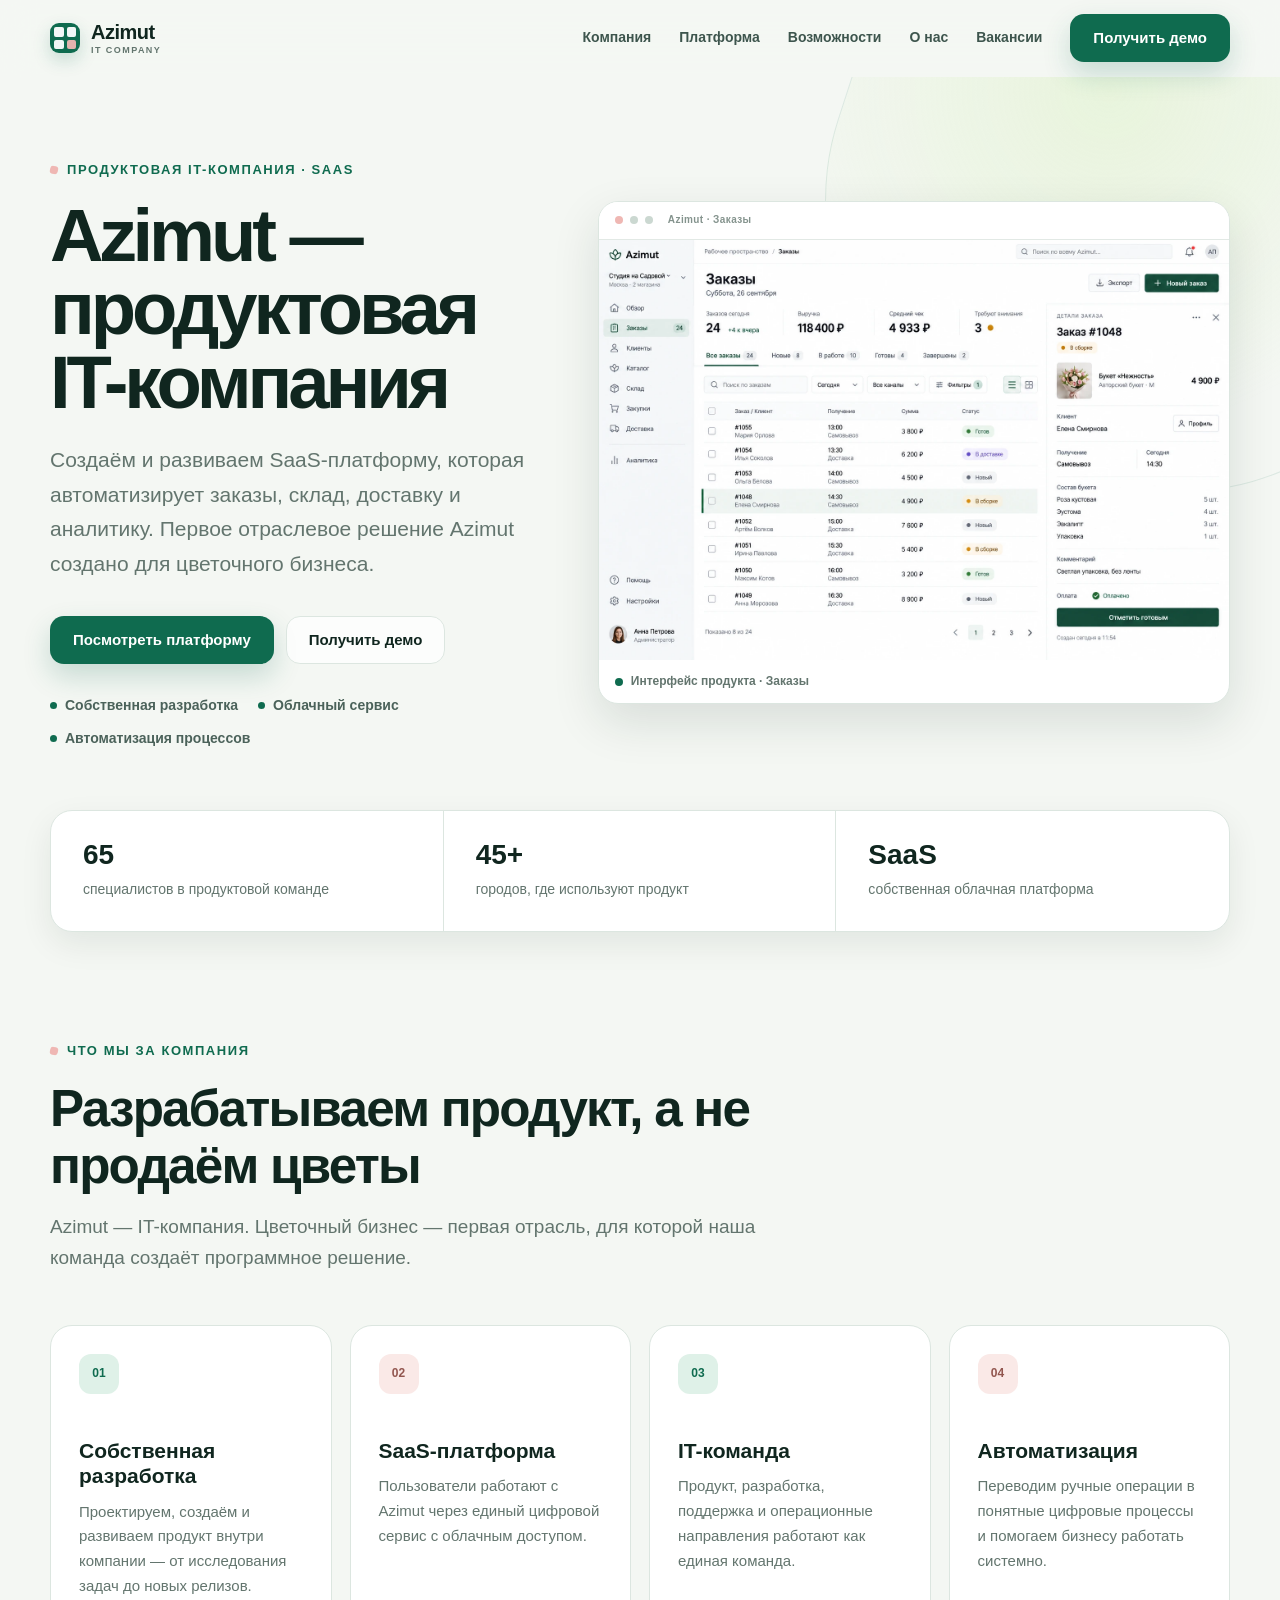
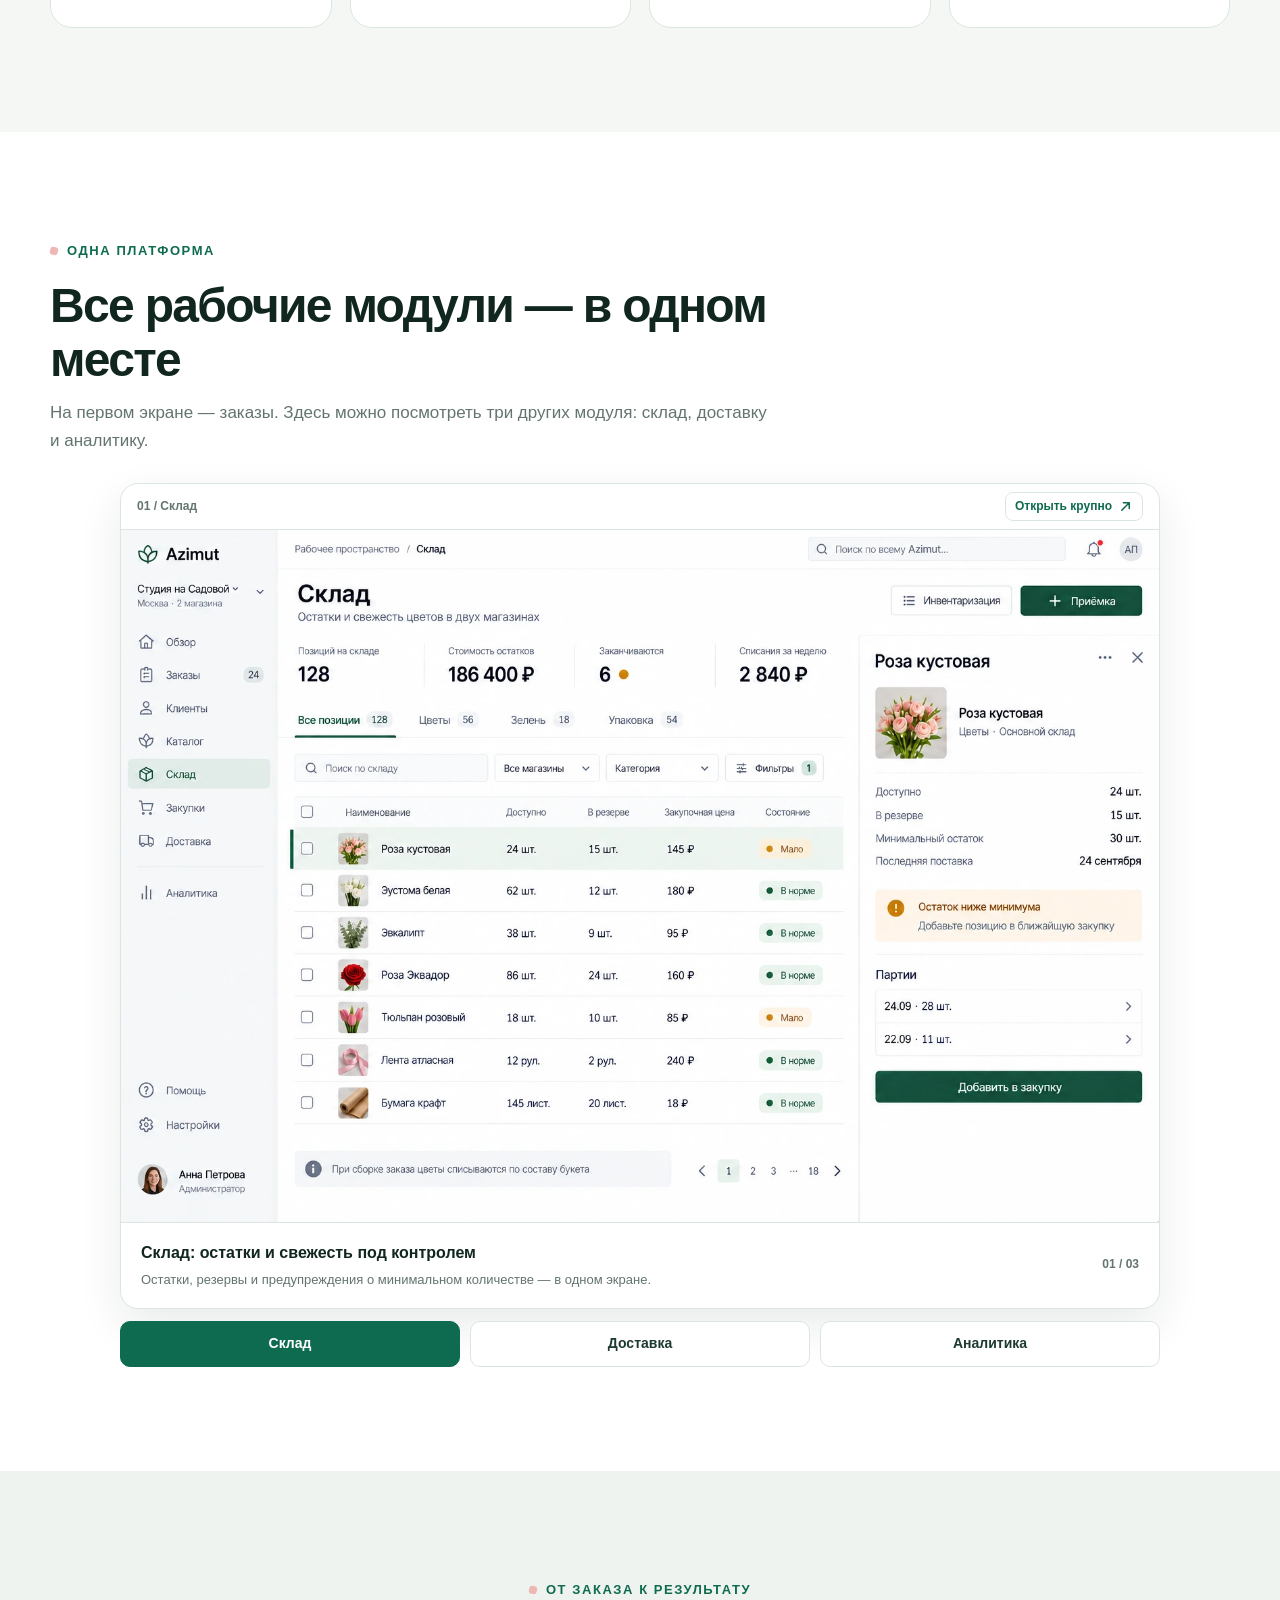
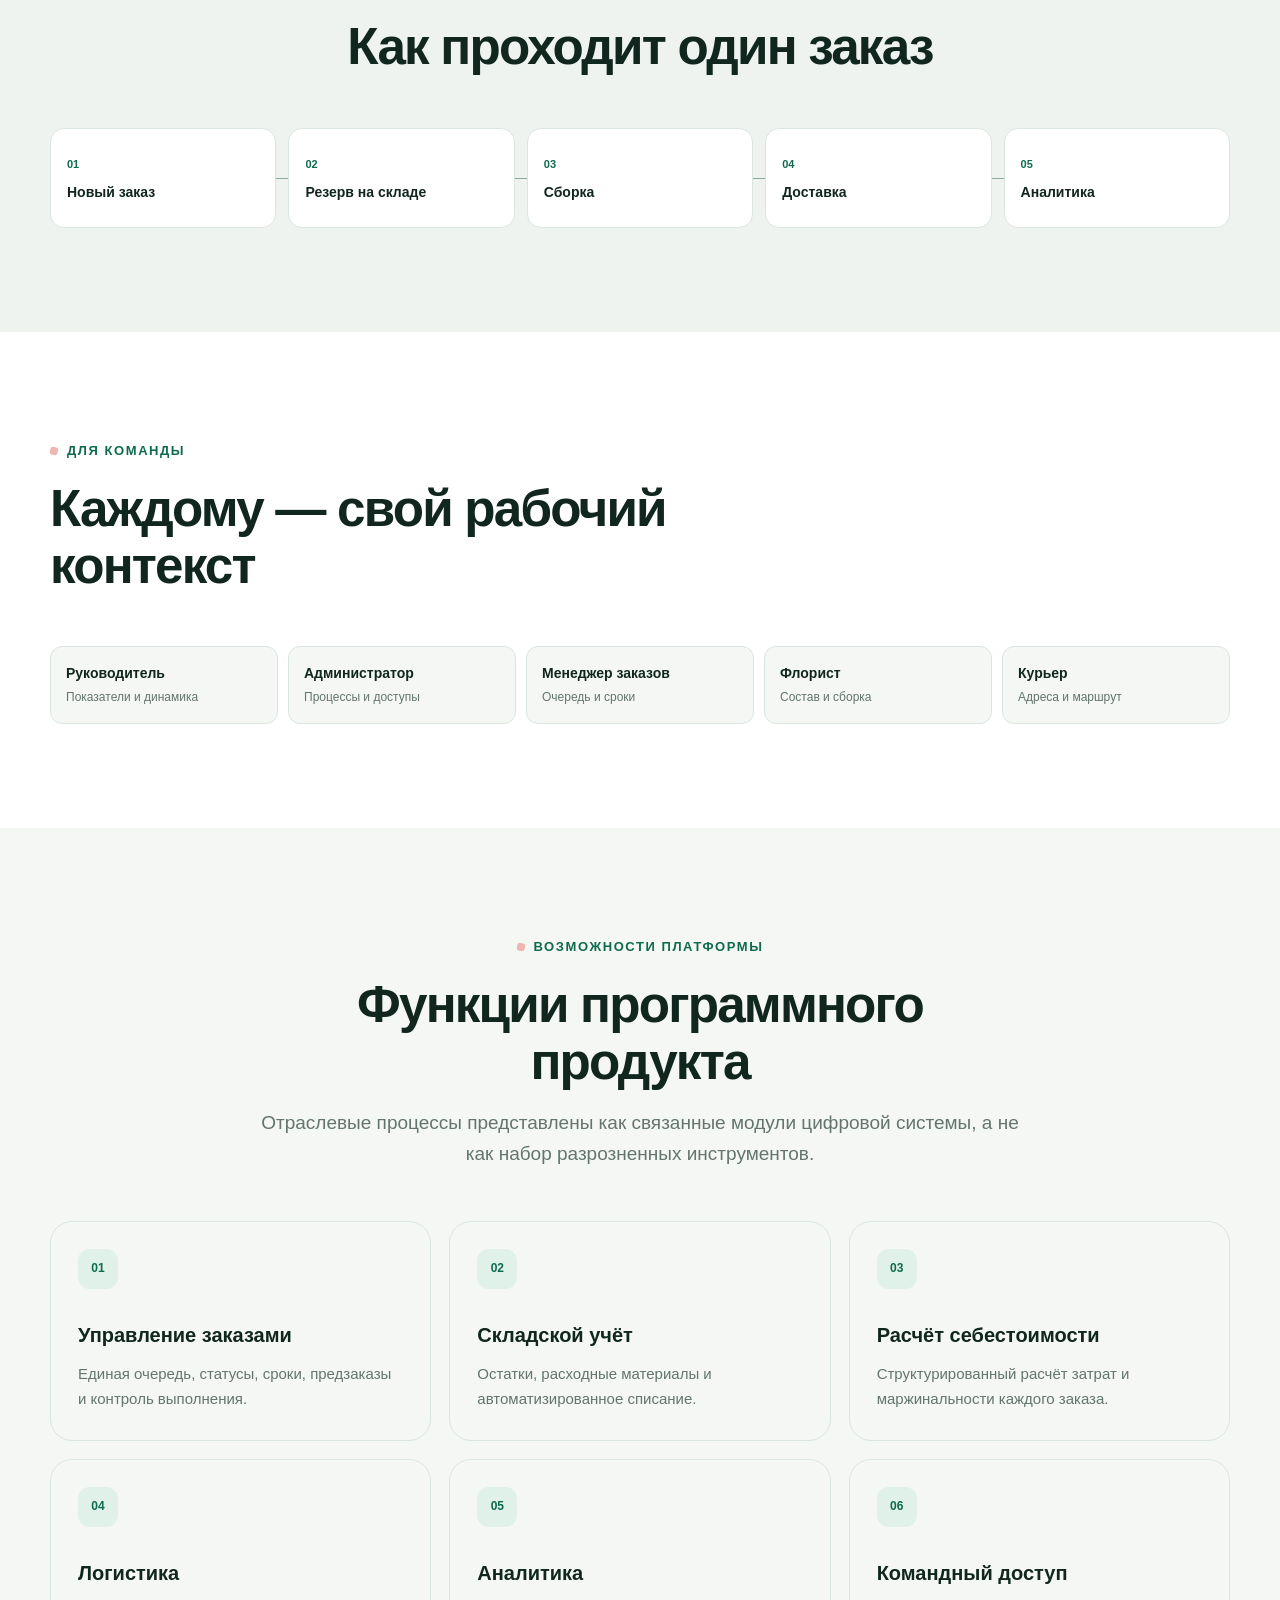
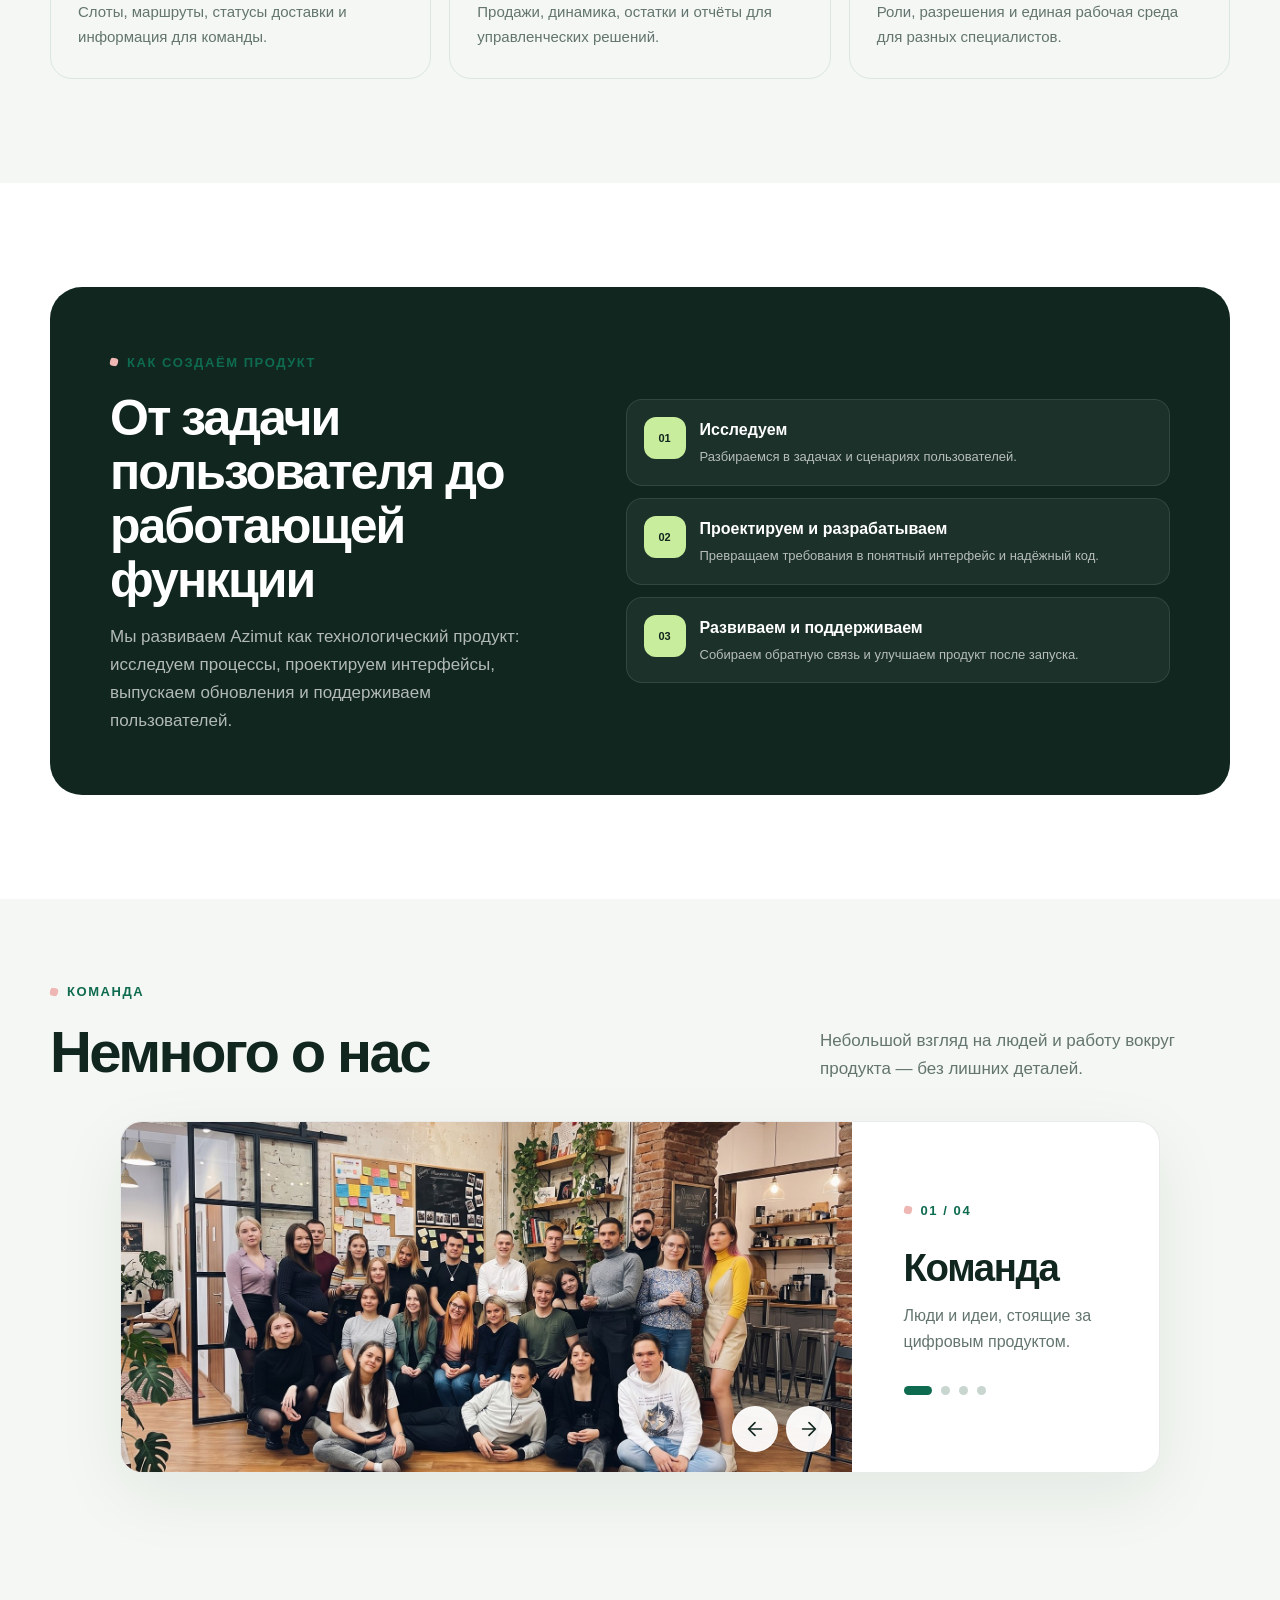
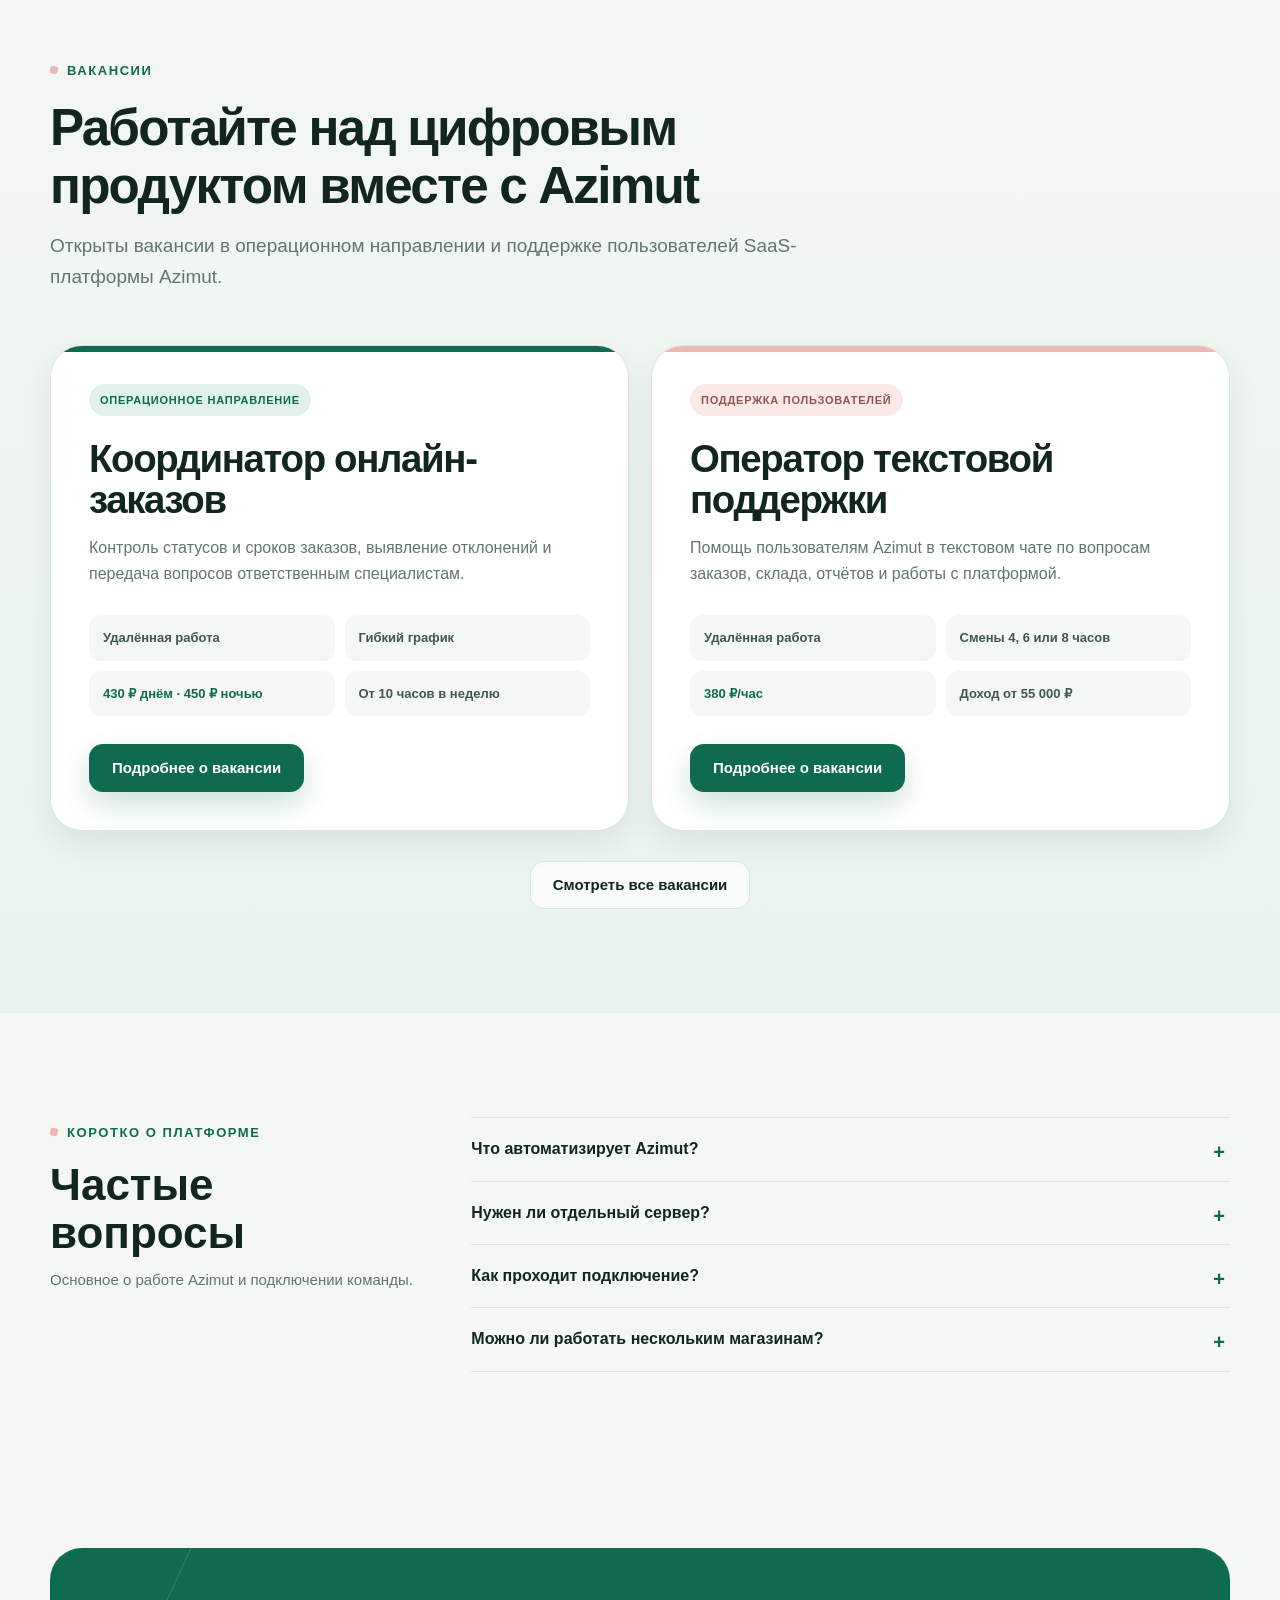
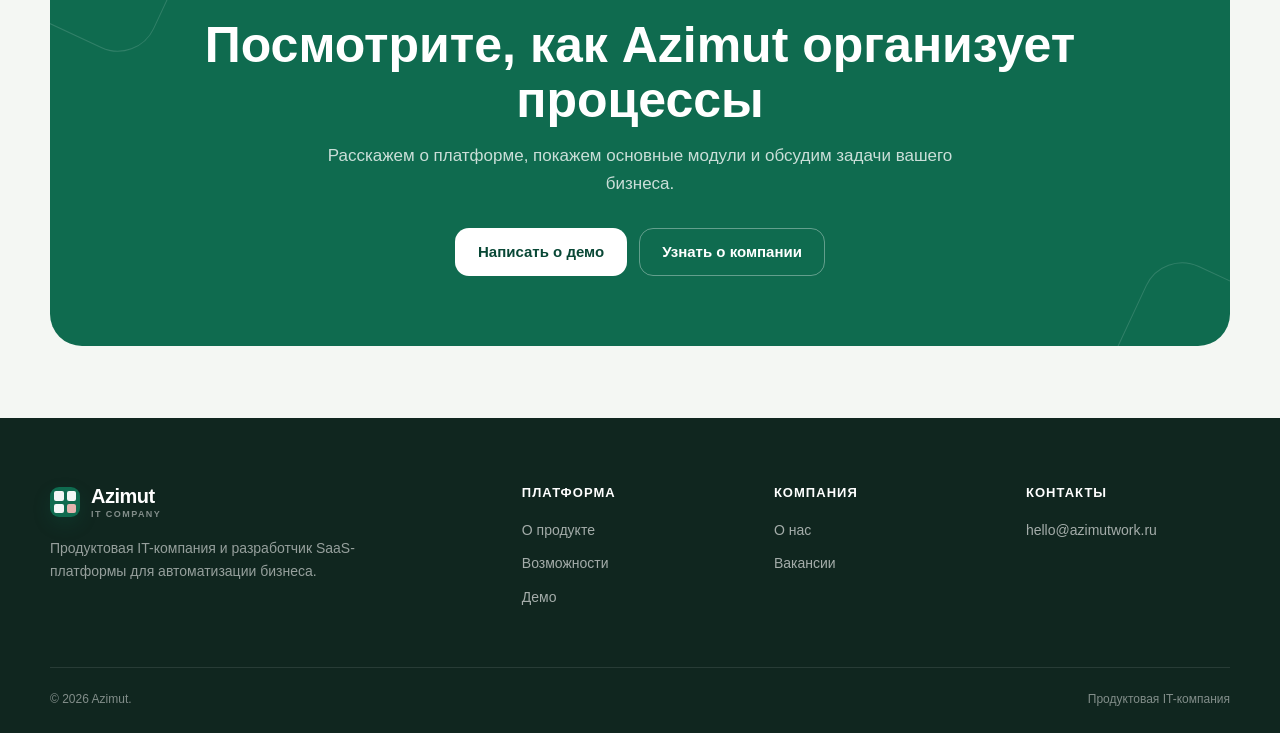
<file: index.html>
<!DOCTYPE html>
<html lang="ru">
<head>
  <meta charset="UTF-8">
  <meta name="viewport" content="width=device-width, initial-scale=1.0">
  <meta name="theme-color" content="#0f6b4f">
  <meta name="description" content="Azimut — продуктовая IT-компания. Разрабатываем SaaS-платформу для автоматизации заказов, склада, доставки и аналитики бизнеса.">
  <meta property="og:title" content="Azimut — продуктовая IT-компания">
  <meta property="og:description" content="Создаём и развиваем SaaS-платформу для автоматизации бизнес-процессов. Первое отраслевое решение — для цветочного бизнеса.">
  <meta property="og:type" content="website">
  <meta property="og:site_name" content="Azimut">
  <meta property="og:url" content="https://azimutwork.ru/">
  <meta property="og:image" content="https://azimutwork.ru/og-image.png">
  <meta name="twitter:card" content="summary_large_image">
  <link rel="canonical" href="https://azimutwork.ru/">
  <link rel="icon" type="image/png" href="favicon.png?v=20260930">
  <link rel="stylesheet" href="styles.css?v=20261006-preview">
  <script src="script.js?v=20261006-preview" defer></script>
  <title>Azimut — продуктовая IT-компания и разработчик SaaS-платформы</title>
</head>
<body>
  <a class="skip-link" href="#main">Перейти к содержанию</a>

  <header class="site-header" data-header>
    <div class="container header-inner">
      <a class="brand" href="index.html" aria-label="Azimut — главная">
        <span class="brand-mark" aria-hidden="true"><i></i><i></i><i></i><i></i></span>
        <span class="brand-copy">Azimut<small>IT company</small></span>
      </a>
      <nav class="desktop-nav" aria-label="Основная навигация">
        <a href="#company">Компания</a>
        <a href="#platform">Платформа</a>
        <a href="#capabilities">Возможности</a>
        <a href="about.html">О нас</a>
        <a href="careers.html">Вакансии</a>
        <a class="button button--primary" href="mailto:hello@azimutwork.ru?subject=Демо%20Azimut">Получить демо</a>
      </nav>
      <button class="menu-button" type="button" aria-label="Открыть меню" aria-expanded="false" aria-controls="mobile-nav" data-menu-button>
        <span class="menu-lines" aria-hidden="true"><span></span><span></span><span></span></span>
      </button>
    </div>
  </header>

  <nav class="mobile-nav" id="mobile-nav" aria-label="Мобильная навигация" data-mobile-nav hidden>
    <a href="#company">Компания</a>
    <a href="#platform">Платформа</a>
    <a href="#capabilities">Возможности</a>
    <a href="about.html">О нас</a>
    <a href="careers.html">Вакансии</a>
    <a class="button button--primary" href="mailto:hello@azimutwork.ru?subject=Демо%20Azimut">Получить демо</a>
  </nav>

  <main id="main">
    <section class="hero">
      <div class="container hero-grid">
        <div class="hero-copy reveal">
          <div class="eyebrow">Продуктовая IT-компания · SaaS</div>
          <h1>Azimut — продуктовая IT-компания</h1>
          <p>Создаём и развиваем SaaS-платформу, которая автоматизирует заказы, склад, доставку и аналитику. Первое отраслевое решение Azimut создано для цветочного бизнеса.</p>
          <div class="hero-actions">
            <a class="button button--primary" href="#platform">Посмотреть платформу</a>
            <a class="button button--secondary" href="mailto:hello@azimutwork.ru?subject=Демо%20Azimut">Получить демо</a>
          </div>
          <div class="hero-points" aria-label="Ключевые особенности">
            <span>Собственная разработка</span>
            <span>Облачный сервис</span>
            <span>Автоматизация процессов</span>
          </div>
        </div>

        <figure class="product-window product-window--real reveal reveal--delay">
          <div class="window-bar"><span></span><span></span><span></span><div class="window-address">Azimut · Заказы</div></div>
          <img class="hero-product-image" src="product-orders.webp" alt="Реальный экран Azimut: очередь заказов, статусы и карточка выбранного заказа" width="1536" height="1024" fetchpriority="high">
          <figcaption class="hero-product-caption"><span class="status-dot"></span> Интерфейс продукта · Заказы</figcaption>
        </figure>
      </div>
    </section>

    <section class="trust-strip" aria-label="Azimut в цифрах">
      <div class="container">
        <div class="trust-grid">
          <div class="trust-item"><strong>65</strong><span>специалистов в продуктовой команде</span></div>
          <div class="trust-item"><strong>45+</strong><span>городов, где используют продукт</span></div>
          <div class="trust-item"><strong>SaaS</strong><span>собственная облачная платформа</span></div>
        </div>
      </div>
    </section>

    <section class="section" id="company">
      <div class="container">
        <div class="section-heading">
          <div class="eyebrow">Что мы за компания</div>
          <h2>Разрабатываем продукт, а не продаём цветы</h2>
          <p>Azimut — IT-компания. Цветочный бизнес — первая отрасль, для которой наша команда создаёт программное решение.</p>
        </div>
        <div class="card-grid">
          <article class="info-card"><span class="card-index">01</span><h3>Собственная разработка</h3><p>Проектируем, создаём и развиваем продукт внутри компании — от исследования задач до новых релизов.</p></article>
          <article class="info-card"><span class="card-index">02</span><h3>SaaS-платформа</h3><p>Пользователи работают с Azimut через единый цифровой сервис с облачным доступом.</p></article>
          <article class="info-card"><span class="card-index">03</span><h3>IT-команда</h3><p>Продукт, разработка, поддержка и операционные направления работают как единая команда.</p></article>
          <article class="info-card"><span class="card-index">04</span><h3>Автоматизация</h3><p>Переводим ручные операции в понятные цифровые процессы и помогаем бизнесу работать системно.</p></article>
        </div>
      </div>
    </section>

    <section class="section section--surface" id="platform">
      <div class="container showcase showcase--gallery">
        <div class="section-heading product-heading">
          <div class="eyebrow">Одна платформа</div>
          <h2>Все рабочие модули — в одном месте</h2>
          <p>На первом экране — заказы. Здесь можно посмотреть три других модуля: склад, доставку и аналитику.</p>
        </div>
        <div class="product-gallery" data-product-gallery>
          <div class="product-gallery-frame">
            <div class="product-gallery-toolbar"><span data-product-label>01 / Склад</span><button type="button" data-product-zoom>Открыть крупно <svg class="external-link-icon" aria-hidden="true" viewBox="0 0 18 18"><path d="M6.5 4.5h7v7M13.5 4.5l-9 9"/></svg></button></div>
            <button class="product-gallery-media" type="button" data-product-zoom aria-label="Открыть выбранный экран Azimut крупно">
              <img src="product-stock.webp" alt="Реальный интерфейс Azimut: складской учёт" width="1536" height="1024" loading="lazy" data-product-image>
            </button>
            <div class="product-gallery-caption"><div><strong data-product-title>Склад: остатки и свежесть под контролем</strong><p data-product-description>Остатки, резервы и предупреждения о минимальном количестве — в одном экране.</p></div><span data-product-counter>01 / 03</span></div>
          </div>
          <div class="product-gallery-tabs" role="tablist" aria-label="Другие экраны продукта">
            <button class="is-active" type="button" role="tab" aria-selected="true" tabindex="0" data-product-tab data-image="product-stock.webp" data-label="01 / Склад" data-title="Склад: остатки и свежесть под контролем" data-description="Остатки, резервы и предупреждения о минимальном количестве — в одном экране." data-alt="Реальный интерфейс Azimut: складской учёт" data-counter="01 / 03">Склад</button>
            <button type="button" role="tab" aria-selected="false" tabindex="-1" data-product-tab data-image="product-delivery.webp" data-label="02 / Доставка" data-title="Доставка: маршрут и статусы на виду" data-description="Курьеры, адреса и порядок точек собраны на карте текущего дня." data-alt="Реальный интерфейс Azimut: управление доставкой" data-counter="02 / 03">Доставка</button>
            <button type="button" role="tab" aria-selected="false" tabindex="-1" data-product-tab data-image="product-analytics.webp" data-label="03 / Аналитика" data-title="Аналитика для решений по бизнесу" data-description="Выручка, прибыль и динамика продаж без ручного сведения отчётов." data-alt="Реальный интерфейс Azimut: аналитика бизнеса" data-counter="03 / 03">Аналитика</button>
          </div>
        </div>
      </div>
    </section>

    <section class="section order-flow" id="workflow">
      <div class="container">
        <div class="section-heading section-heading--center">
          <div class="eyebrow">От заказа к результату</div>
          <h2>Как проходит один заказ</h2>
        </div>
        <ol class="order-flow-list">
          <li><span>01</span><strong>Новый заказ</strong></li>
          <li><span>02</span><strong>Резерв на складе</strong></li>
          <li><span>03</span><strong>Сборка</strong></li>
          <li><span>04</span><strong>Доставка</strong></li>
          <li><span>05</span><strong>Аналитика</strong></li>
        </ol>
      </div>
    </section>

    <section class="section section--surface" id="users">
      <div class="container">
        <div class="section-heading">
          <div class="eyebrow">Для команды</div>
          <h2>Каждому — свой рабочий контекст</h2>
        </div>
        <ul class="role-list">
          <li><strong>Руководитель</strong><span>Показатели и динамика</span></li>
          <li><strong>Администратор</strong><span>Процессы и доступы</span></li>
          <li><strong>Менеджер заказов</strong><span>Очередь и сроки</span></li>
          <li><strong>Флорист</strong><span>Состав и сборка</span></li>
          <li><strong>Курьер</strong><span>Адреса и маршрут</span></li>
        </ul>
      </div>
    </section>

    <section class="section" id="capabilities">
      <div class="container">
        <div class="section-heading section-heading--center">
          <div class="eyebrow">Возможности платформы</div>
          <h2>Функции программного продукта</h2>
          <p>Отраслевые процессы представлены как связанные модули цифровой системы, а не как набор разрозненных инструментов.</p>
        </div>
        <div class="feature-grid">
          <article class="feature-card"><span class="card-index">01</span><h3>Управление заказами</h3><p>Единая очередь, статусы, сроки, предзаказы и контроль выполнения.</p></article>
          <article class="feature-card"><span class="card-index">02</span><h3>Складской учёт</h3><p>Остатки, расходные материалы и автоматизированное списание.</p></article>
          <article class="feature-card"><span class="card-index">03</span><h3>Расчёт себестоимости</h3><p>Структурированный расчёт затрат и маржинальности каждого заказа.</p></article>
          <article class="feature-card"><span class="card-index">04</span><h3>Логистика</h3><p>Слоты, маршруты, статусы доставки и информация для команды.</p></article>
          <article class="feature-card"><span class="card-index">05</span><h3>Аналитика</h3><p>Продажи, динамика, остатки и отчёты для управленческих решений.</p></article>
          <article class="feature-card"><span class="card-index">06</span><h3>Командный доступ</h3><p>Роли, разрешения и единая рабочая среда для разных специалистов.</p></article>
        </div>
      </div>
    </section>

    <section class="section section--surface">
      <div class="container">
        <div class="process-band">
          <div>
            <div class="eyebrow">Как создаём продукт</div>
            <h2>От задачи пользователя до работающей функции</h2>
            <p>Мы развиваем Azimut как технологический продукт: исследуем процессы, проектируем интерфейсы, выпускаем обновления и поддерживаем пользователей.</p>
          </div>
          <div class="process-list">
            <article class="process-item"><span>01</span><div><h3>Исследуем</h3><p>Разбираемся в задачах и сценариях пользователей.</p></div></article>
            <article class="process-item"><span>02</span><div><h3>Проектируем и разрабатываем</h3><p>Превращаем требования в понятный интерфейс и надёжный код.</p></div></article>
            <article class="process-item"><span>03</span><div><h3>Развиваем и поддерживаем</h3><p>Собираем обратную связь и улучшаем продукт после запуска.</p></div></article>
          </div>
        </div>
      </div>
    </section>

    <section class="section company-life-section" id="team">
      <div class="container">
        <div class="company-life-heading">
          <div>
            <div class="eyebrow">Команда</div>
            <h2>Немного о нас</h2>
          </div>
          <p>Небольшой взгляд на людей и работу вокруг продукта — без лишних деталей.</p>
        </div>
        <div class="team-carousel" data-team-carousel aria-label="Фотографии команды Azimut">
          <div class="team-carousel-visual">
            <figure class="team-carousel-slide is-active" data-team-slide>
              <img src="images/team-preview/team-gathering.jpeg?v=20261006-2" alt="Команда Azimut в рабочем пространстве" loading="lazy">
            </figure>
            <figure class="team-carousel-slide" data-team-slide hidden>
              <img src="images/team-preview/product-presentation-oct.jpeg?v=20261006-2" alt="Команда Azimut представляет продукт" loading="lazy">
            </figure>
            <figure class="team-carousel-slide" data-team-slide hidden>
              <img src="images/team-preview/team-workshop.jpeg?v=20261006-2" alt="Коллеги вместе проводят время на командном мероприятии" loading="lazy">
            </figure>
            <figure class="team-carousel-slide" data-team-slide hidden>
              <img src="images/team-preview/team-presentation-metrics-new.jpeg?v=20261006-2" alt="Выступление и обсуждение развития команды" loading="lazy">
            </figure>
            <div class="team-carousel-arrows">
              <button type="button" data-team-prev aria-label="Предыдущее фото"><svg viewBox="0 0 24 24" aria-hidden="true"><path d="M19 12H5m7 7-7-7 7-7"/></svg></button>
              <button type="button" data-team-next aria-label="Следующее фото"><svg viewBox="0 0 24 24" aria-hidden="true"><path d="M5 12h14m-7-7 7 7-7 7"/></svg></button>
            </div>
          </div>
          <div class="team-carousel-copy">
            <span class="eyebrow" data-team-count aria-hidden="true">01 / 04</span>
            <h3 data-team-title>Команда</h3>
            <p data-team-caption>Люди и идеи, стоящие за цифровым продуктом.</p>
            <div class="team-carousel-dots" aria-label="Выбрать фотографию">
              <button type="button" data-team-dot="0" aria-label="Фото 1 из 4" aria-pressed="true"></button>
              <button type="button" data-team-dot="1" aria-label="Фото 2 из 4" aria-pressed="false"></button>
              <button type="button" data-team-dot="2" aria-label="Фото 3 из 4" aria-pressed="false"></button>
              <button type="button" data-team-dot="3" aria-label="Фото 4 из 4" aria-pressed="false"></button>
            </div>
            <span class="sr-only" data-team-live aria-live="polite">Фото 1 из 4. Команда</span>
          </div>
        </div>
      </div>
    </section>

    <section class="section vacancies-section" id="vacancies">
      <div class="container">
        <div class="section-heading">
          <div class="eyebrow">Вакансии</div>
          <h2>Работайте над цифровым продуктом вместе с Azimut</h2>
          <p>Открыты вакансии в операционном направлении и поддержке пользователей SaaS-платформы Azimut.</p>
        </div>
        <div class="vacancy-grid">
          <article class="vacancy-card vacancy-card--orders">
            <div class="vacancy-card-top">
              <span class="vacancy-label">Операционное направление</span>
              <h3>Координатор онлайн-заказов</h3>
              <p>Контроль статусов и сроков заказов, выявление отклонений и передача вопросов ответственным специалистам.</p>
            </div>
            <ul class="vacancy-meta" aria-label="Условия вакансии координатора">
              <li>Удалённая работа</li>
              <li>Гибкий график</li>
              <li><strong>430 ₽ днём · 450 ₽ ночью</strong></li>
              <li>От 10 часов в неделю</li>
            </ul>
            <a class="button button--primary" href="vacancy-orders.html">Подробнее о вакансии</a>
          </article>

          <article class="vacancy-card vacancy-card--support">
            <div class="vacancy-card-top">
              <span class="vacancy-label">Поддержка пользователей</span>
              <h3>Оператор текстовой поддержки</h3>
              <p>Помощь пользователям Azimut в текстовом чате по вопросам заказов, склада, отчётов и работы с платформой.</p>
            </div>
            <ul class="vacancy-meta" aria-label="Условия вакансии оператора поддержки">
              <li>Удалённая работа</li>
              <li>Смены 4, 6 или 8 часов</li>
              <li><strong>380 ₽/час</strong></li>
              <li>Доход от 55 000 ₽</li>
            </ul>
            <a class="button button--primary" href="vacancy-support.html">Подробнее о вакансии</a>
          </article>
        </div>
        <div class="vacancies-all-link"><a class="button button--secondary" href="careers.html">Смотреть все вакансии</a></div>
      </div>
    </section>

    <section class="section faq-section" id="faq">
      <div class="container faq-layout">
        <div class="faq-intro"><div class="eyebrow">Коротко о платформе</div><h2>Частые вопросы</h2><p>Основное о работе Azimut и подключении команды.</p></div>
        <div class="home-faq-list">
          <details class="faq-item"><summary>Что автоматизирует Azimut?</summary><p>Платформа связывает заказы, складские остатки, сборку, доставку и управленческую аналитику.</p></details>
          <details class="faq-item"><summary>Нужен ли отдельный сервер?</summary><p>Нет. Azimut работает как облачный сервис: команда входит в рабочее пространство через браузер.</p></details>
          <details class="faq-item"><summary>Как проходит подключение?</summary><p>Сначала мы знакомимся с процессами бизнеса, затем настраиваем рабочее пространство, роли и доступы команды.</p></details>
          <details class="faq-item"><summary>Можно ли работать нескольким магазинам?</summary><p>Да. В одном рабочем пространстве можно вести процессы нескольких магазинов.</p></details>
        </div>
      </div>
    </section>

    <section class="section section--tight" id="demo">
      <div class="container">
        <div class="cta-panel">
          <h2>Посмотрите, как Azimut организует процессы</h2>
          <p>Расскажем о платформе, покажем основные модули и обсудим задачи вашего бизнеса.</p>
          <div class="hero-actions">
            <a class="button button--light" href="mailto:hello@azimutwork.ru?subject=Демо%20Azimut">Написать о демо</a>
            <a class="button button--ghost-light" href="about.html">Узнать о компании</a>
          </div>
        </div>
      </div>
    </section>
  </main>

  <dialog class="product-lightbox" data-product-lightbox aria-label="Экран интерфейса Azimut">
    <div class="product-lightbox-inner"><div class="product-lightbox-header"><span data-lightbox-label>Экран Azimut</span><button type="button" data-lightbox-close aria-label="Закрыть">×</button></div><img src="product-stock.webp" alt="Экран интерфейса Azimut" data-lightbox-image></div>
  </dialog>

  <footer class="site-footer" id="footer">
    <div class="container">
      <div class="footer-grid">
        <div class="footer-brand">
          <a class="brand" href="index.html" aria-label="Azimut — главная">
            <span class="brand-mark" aria-hidden="true"><i></i><i></i><i></i><i></i></span>
            <span class="brand-copy">Azimut<small>IT company</small></span>
          </a>
          <p>Продуктовая IT-компания и разработчик SaaS-платформы для автоматизации бизнеса.</p>
        </div>
        <div class="footer-column"><h2>Платформа</h2><a href="#platform">О продукте</a><a href="#capabilities">Возможности</a><a href="#demo">Демо</a></div>
        <div class="footer-column"><h2>Компания</h2><a href="about.html">О нас</a><a href="careers.html">Вакансии</a></div>
        <div class="footer-column"><h2>Контакты</h2><a href="mailto:hello@azimutwork.ru">hello@azimutwork.ru</a></div>
      </div>
      <div class="footer-bottom"><span>© <span data-year>2026</span> Azimut.</span><span>Продуктовая IT-компания</span></div>
    </div>
  </footer>
</body>
</html>
</file>
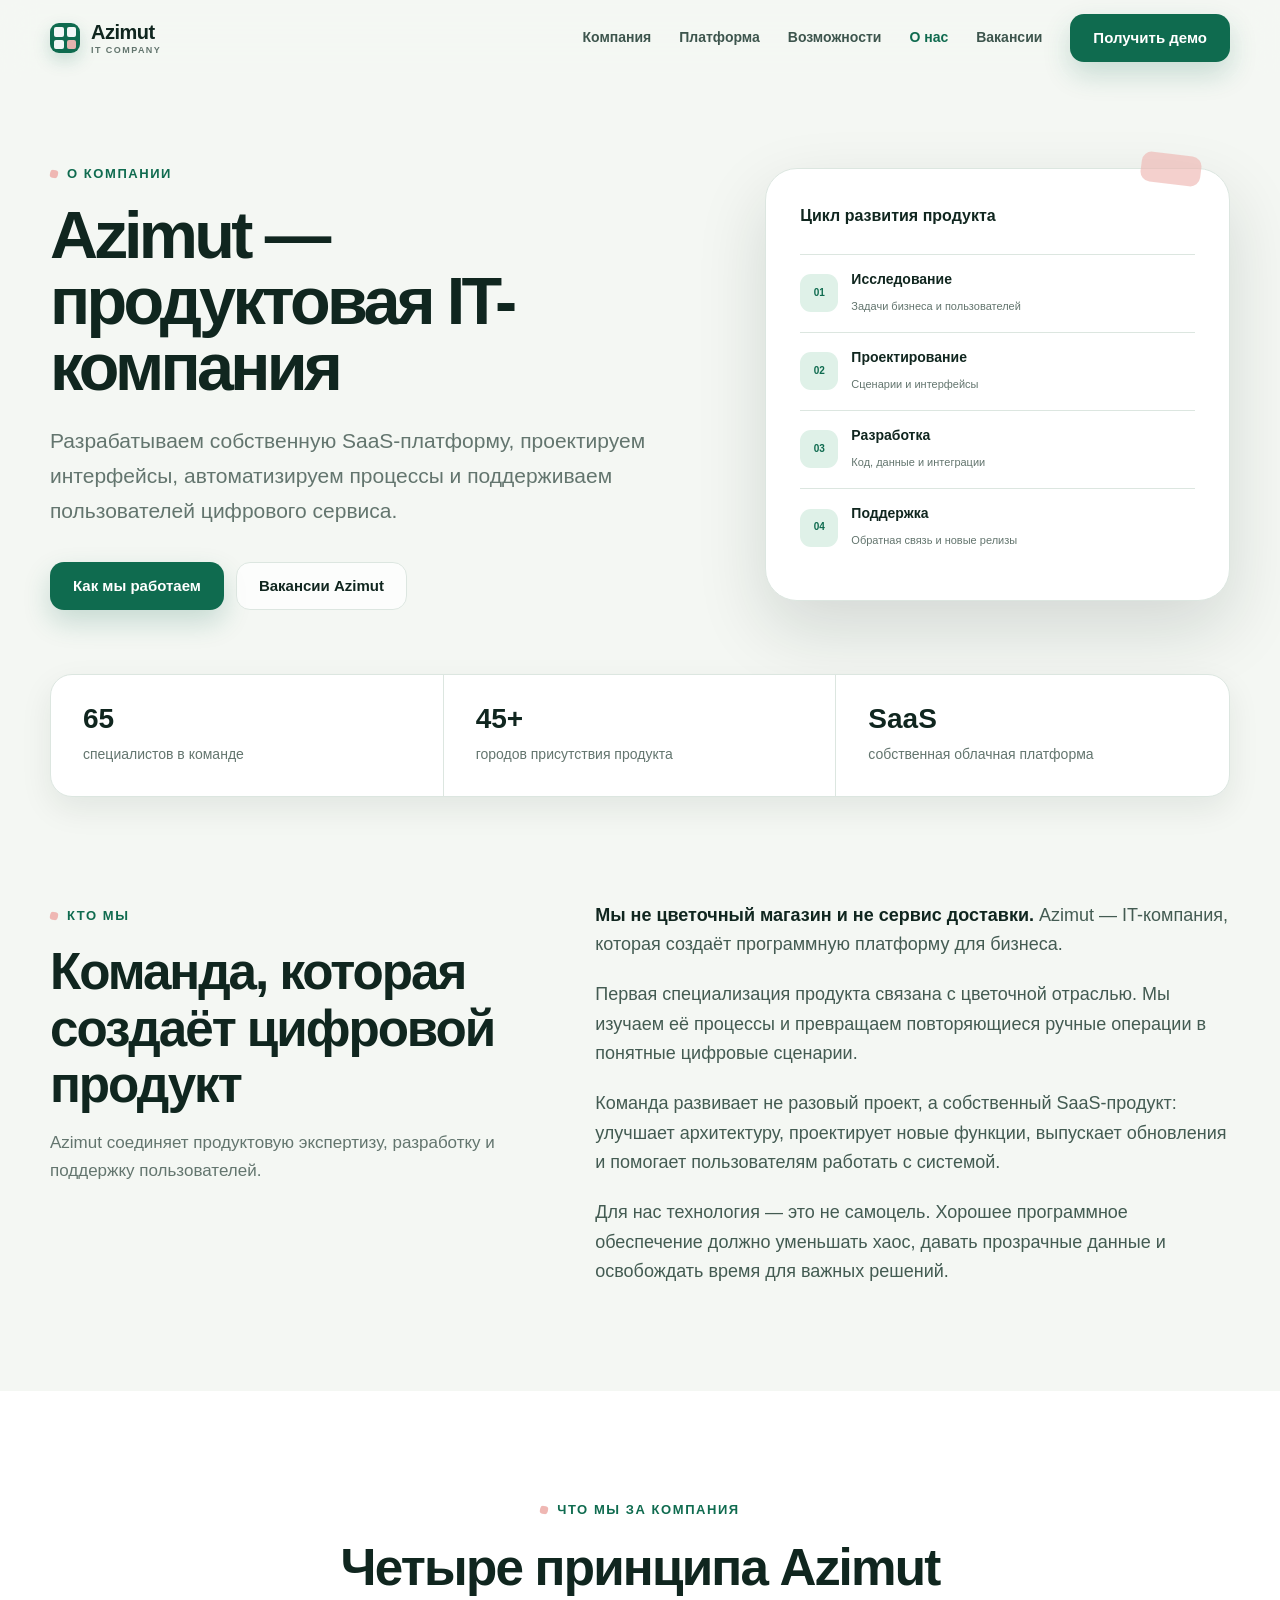
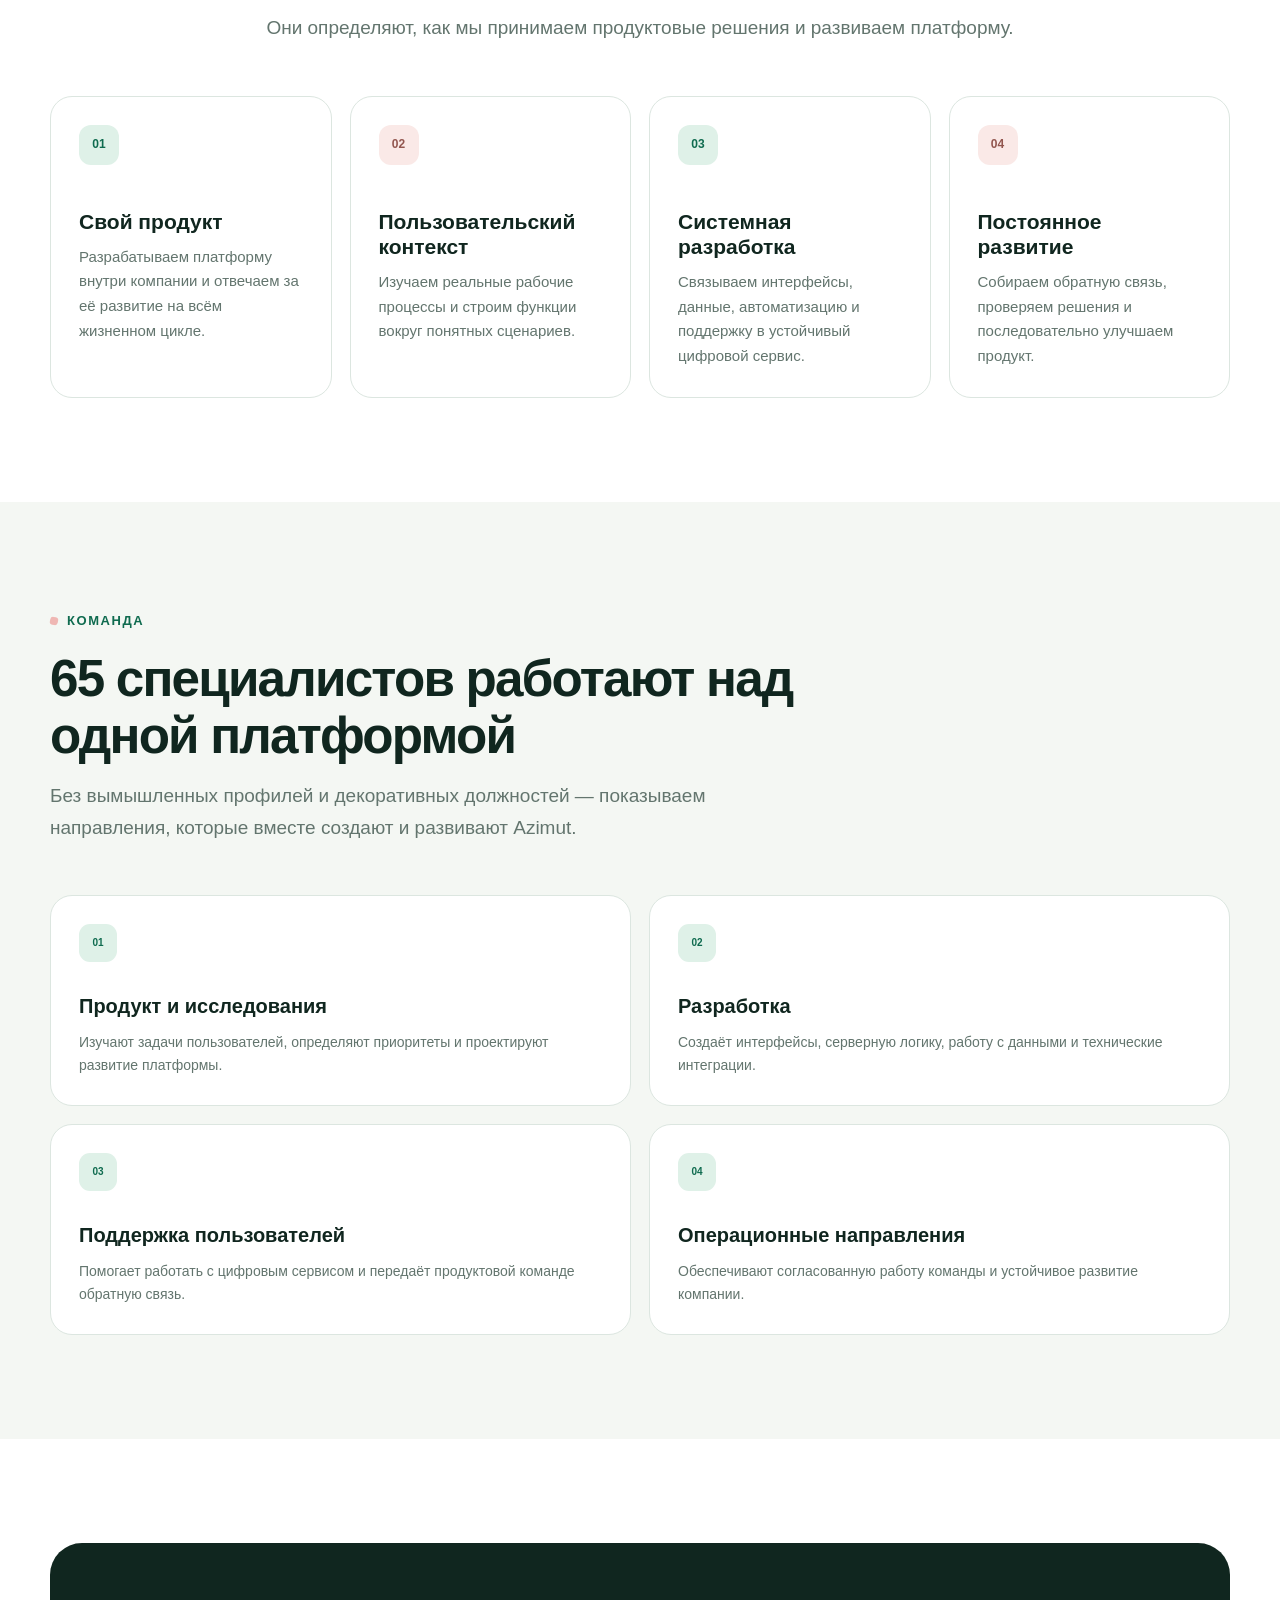
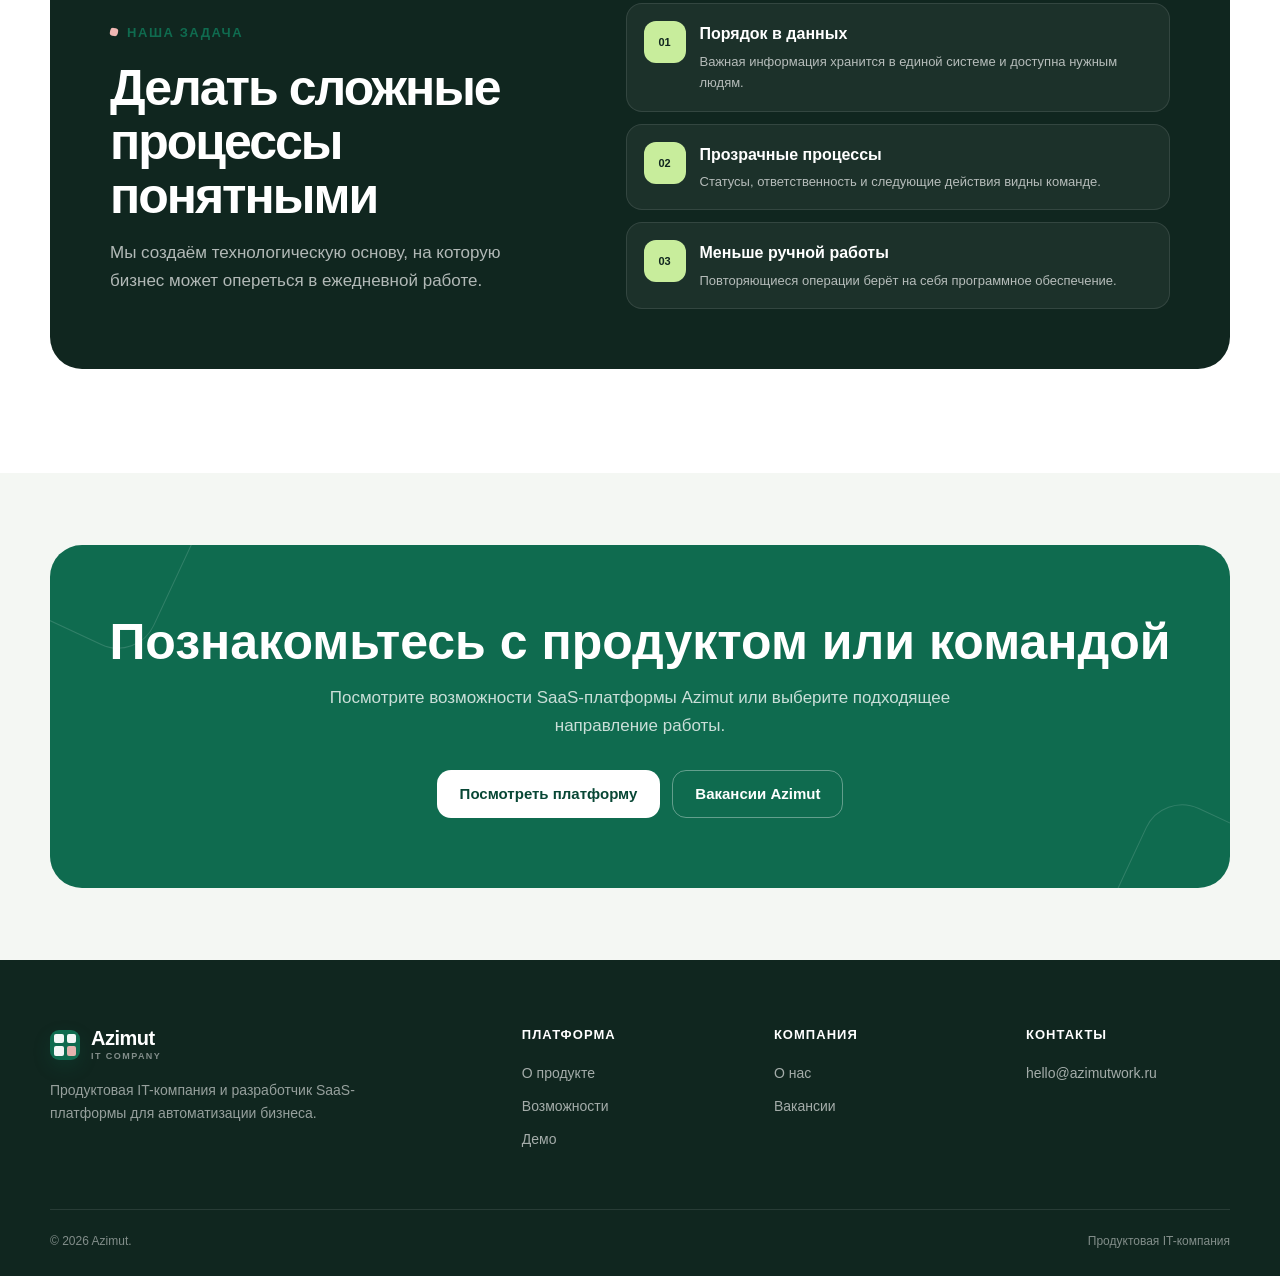
<file: about.html>
<!DOCTYPE html>
<html lang="ru">
<head>
  <meta charset="UTF-8">
  <meta name="viewport" content="width=device-width, initial-scale=1.0">
  <meta name="theme-color" content="#0f6b4f">
  <meta name="description" content="Azimut — продуктовая IT-компания и команда из 65 специалистов. Создаём собственную SaaS-платформу для автоматизации бизнес-процессов.">
  <meta property="og:title" content="О компании Azimut — продуктовая IT-команда">
  <meta property="og:description" content="Проектируем интерфейсы, разрабатываем программное обеспечение, развиваем платформу и поддерживаем пользователей цифрового сервиса.">
  <meta property="og:type" content="website">
  <meta property="og:site_name" content="Azimut">
  <meta property="og:url" content="https://azimutwork.ru/about.html">
  <meta property="og:image" content="https://azimutwork.ru/og-image.png">
  <meta name="twitter:card" content="summary_large_image">
  <link rel="canonical" href="https://azimutwork.ru/about.html">
  <link rel="icon" type="image/png" href="favicon.png?v=20260930">
  <link rel="stylesheet" href="styles.css?v=20260930">
  <script src="script.js?v=20260930" defer></script>
  <title>О компании Azimut — продуктовая IT-команда</title>
</head>
<body>
  <a class="skip-link" href="#main">Перейти к содержанию</a>

  <header class="site-header" data-header>
    <div class="container header-inner">
      <a class="brand" href="index.html" aria-label="Azimut — главная">
        <span class="brand-mark" aria-hidden="true"><i></i><i></i><i></i><i></i></span>
        <span class="brand-copy">Azimut<small>IT company</small></span>
      </a>
      <nav class="desktop-nav" aria-label="Основная навигация">
        <a href="index.html#company">Компания</a>
        <a href="index.html#platform">Платформа</a>
        <a href="index.html#capabilities">Возможности</a>
        <a href="about.html" aria-current="page">О нас</a>
        <a href="careers.html">Вакансии</a>
        <a class="button button--primary" href="mailto:hello@azimutwork.ru?subject=Демо%20Azimut">Получить демо</a>
      </nav>
      <button class="menu-button" type="button" aria-label="Открыть меню" aria-expanded="false" aria-controls="mobile-nav" data-menu-button>
        <span class="menu-lines" aria-hidden="true"><span></span><span></span><span></span></span>
      </button>
    </div>
  </header>

  <nav class="mobile-nav" id="mobile-nav" aria-label="Мобильная навигация" data-mobile-nav hidden>
    <a href="index.html#company">Компания</a>
    <a href="index.html#platform">Платформа</a>
    <a href="index.html#capabilities">Возможности</a>
    <a href="about.html" aria-current="page">О нас</a>
    <a href="careers.html">Вакансии</a>
    <a class="button button--primary" href="mailto:hello@azimutwork.ru?subject=Демо%20Azimut">Получить демо</a>
  </nav>

  <main id="main">
    <section class="page-hero">
      <div class="container page-hero-grid">
        <div class="page-hero-copy reveal">
          <div class="eyebrow">О компании</div>
          <h1>Azimut — продуктовая IT-компания</h1>
          <p>Разрабатываем собственную SaaS-платформу, проектируем интерфейсы, автоматизируем процессы и поддерживаем пользователей цифрового сервиса.</p>
          <div class="hero-actions">
            <a class="button button--primary" href="#story">Как мы работаем</a>
            <a class="button button--secondary" href="careers.html">Вакансии Azimut</a>
          </div>
        </div>
        <div class="company-map reveal reveal--delay" aria-label="Цикл создания продукта Azimut">
          <strong>Цикл развития продукта</strong>
          <div class="map-step"><span>01</span><div><b>Исследование</b><small>Задачи бизнеса и пользователей</small></div></div>
          <div class="map-step"><span>02</span><div><b>Проектирование</b><small>Сценарии и интерфейсы</small></div></div>
          <div class="map-step"><span>03</span><div><b>Разработка</b><small>Код, данные и интеграции</small></div></div>
          <div class="map-step"><span>04</span><div><b>Поддержка</b><small>Обратная связь и новые релизы</small></div></div>
        </div>
      </div>
    </section>

    <section class="trust-strip" aria-label="Azimut в цифрах">
      <div class="container">
        <div class="trust-grid">
          <div class="trust-item"><strong>65</strong><span>специалистов в команде</span></div>
          <div class="trust-item"><strong>45+</strong><span>городов присутствия продукта</span></div>
          <div class="trust-item"><strong>SaaS</strong><span>собственная облачная платформа</span></div>
        </div>
      </div>
    </section>

    <section class="section" id="story">
      <div class="container story-grid">
        <div class="sticky-title">
          <div class="eyebrow">Кто мы</div>
          <h2>Команда, которая создаёт цифровой продукт</h2>
          <p>Azimut соединяет продуктовую экспертизу, разработку и поддержку пользователей.</p>
        </div>
        <div class="story-copy">
          <p><strong>Мы не цветочный магазин и не сервис доставки.</strong> Azimut — IT-компания, которая создаёт программную платформу для бизнеса.</p>
          <p>Первая специализация продукта связана с цветочной отраслью. Мы изучаем её процессы и превращаем повторяющиеся ручные операции в понятные цифровые сценарии.</p>
          <p>Команда развивает не разовый проект, а собственный SaaS-продукт: улучшает архитектуру, проектирует новые функции, выпускает обновления и помогает пользователям работать с системой.</p>
          <p>Для нас технология — это не самоцель. Хорошее программное обеспечение должно уменьшать хаос, давать прозрачные данные и освобождать время для важных решений.</p>
        </div>
      </div>
    </section>

    <section class="section section--surface">
      <div class="container">
        <div class="section-heading section-heading--center">
          <div class="eyebrow">Что мы за компания</div>
          <h2>Четыре принципа Azimut</h2>
          <p>Они определяют, как мы принимаем продуктовые решения и развиваем платформу.</p>
        </div>
        <div class="card-grid">
          <article class="info-card"><span class="card-index">01</span><h3>Свой продукт</h3><p>Разрабатываем платформу внутри компании и отвечаем за её развитие на всём жизненном цикле.</p></article>
          <article class="info-card"><span class="card-index">02</span><h3>Пользовательский контекст</h3><p>Изучаем реальные рабочие процессы и строим функции вокруг понятных сценариев.</p></article>
          <article class="info-card"><span class="card-index">03</span><h3>Системная разработка</h3><p>Связываем интерфейсы, данные, автоматизацию и поддержку в устойчивый цифровой сервис.</p></article>
          <article class="info-card"><span class="card-index">04</span><h3>Постоянное развитие</h3><p>Собираем обратную связь, проверяем решения и последовательно улучшаем продукт.</p></article>
        </div>
      </div>
    </section>

    <section class="section">
      <div class="container">
        <div class="section-heading">
          <div class="eyebrow">Команда</div>
          <h2>65 специалистов работают над одной платформой</h2>
          <p>Без вымышленных профилей и декоративных должностей — показываем направления, которые вместе создают и развивают Azimut.</p>
        </div>
        <div class="team-grid">
          <article class="team-area"><span>01</span><h3>Продукт и исследования</h3><p>Изучают задачи пользователей, определяют приоритеты и проектируют развитие платформы.</p></article>
          <article class="team-area"><span>02</span><h3>Разработка</h3><p>Создаёт интерфейсы, серверную логику, работу с данными и технические интеграции.</p></article>
          <article class="team-area"><span>03</span><h3>Поддержка пользователей</h3><p>Помогает работать с цифровым сервисом и передаёт продуктовой команде обратную связь.</p></article>
          <article class="team-area"><span>04</span><h3>Операционные направления</h3><p>Обеспечивают согласованную работу команды и устойчивое развитие компании.</p></article>
        </div>
      </div>
    </section>

    <section class="section section--surface">
      <div class="container">
        <div class="process-band">
          <div>
            <div class="eyebrow">Наша задача</div>
            <h2>Делать сложные процессы понятными</h2>
            <p>Мы создаём технологическую основу, на которую бизнес может опереться в ежедневной работе.</p>
          </div>
          <div class="process-list">
            <article class="process-item"><span>01</span><div><h3>Порядок в данных</h3><p>Важная информация хранится в единой системе и доступна нужным людям.</p></div></article>
            <article class="process-item"><span>02</span><div><h3>Прозрачные процессы</h3><p>Статусы, ответственность и следующие действия видны команде.</p></div></article>
            <article class="process-item"><span>03</span><div><h3>Меньше ручной работы</h3><p>Повторяющиеся операции берёт на себя программное обеспечение.</p></div></article>
          </div>
        </div>
      </div>
    </section>

    <section class="section section--tight">
      <div class="container">
        <div class="cta-panel">
          <h2>Познакомьтесь с продуктом или командой</h2>
          <p>Посмотрите возможности SaaS-платформы Azimut или выберите подходящее направление работы.</p>
          <div class="hero-actions">
            <a class="button button--light" href="index.html#platform">Посмотреть платформу</a>
            <a class="button button--ghost-light" href="careers.html">Вакансии Azimut</a>
          </div>
        </div>
      </div>
    </section>
  </main>

  <footer class="site-footer" id="footer">
    <div class="container">
      <div class="footer-grid">
        <div class="footer-brand">
          <a class="brand" href="index.html" aria-label="Azimut — главная">
            <span class="brand-mark" aria-hidden="true"><i></i><i></i><i></i><i></i></span>
            <span class="brand-copy">Azimut<small>IT company</small></span>
          </a>
          <p>Продуктовая IT-компания и разработчик SaaS-платформы для автоматизации бизнеса.</p>
        </div>
        <div class="footer-column"><h2>Платформа</h2><a href="index.html#platform">О продукте</a><a href="index.html#capabilities">Возможности</a><a href="index.html#demo">Демо</a></div>
        <div class="footer-column"><h2>Компания</h2><a href="about.html">О нас</a><a href="careers.html">Вакансии</a></div>
        <div class="footer-column"><h2>Контакты</h2><a href="mailto:hello@azimutwork.ru">hello@azimutwork.ru</a></div>
      </div>
      <div class="footer-bottom"><span>© <span data-year>2026</span> Azimut.</span><span>Продуктовая IT-компания</span></div>
    </div>
  </footer>
</body>
</html>
</file>
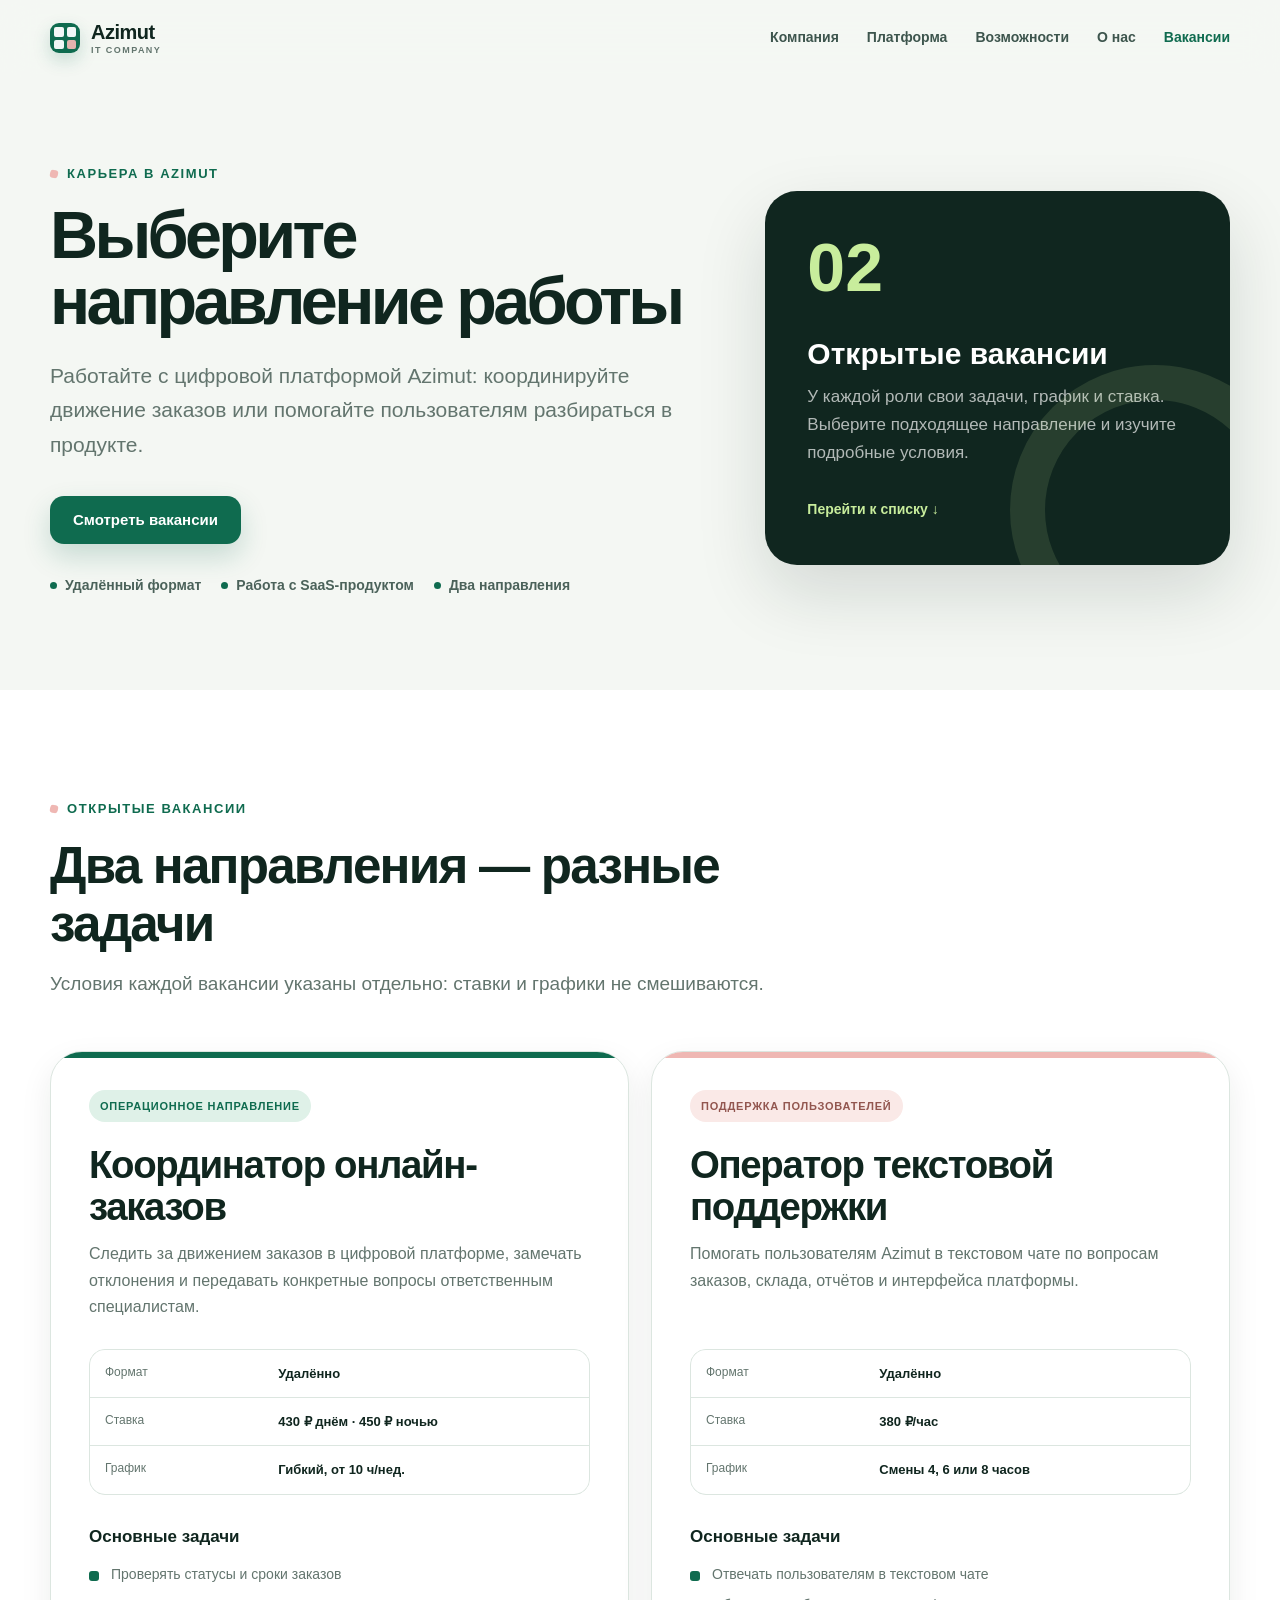
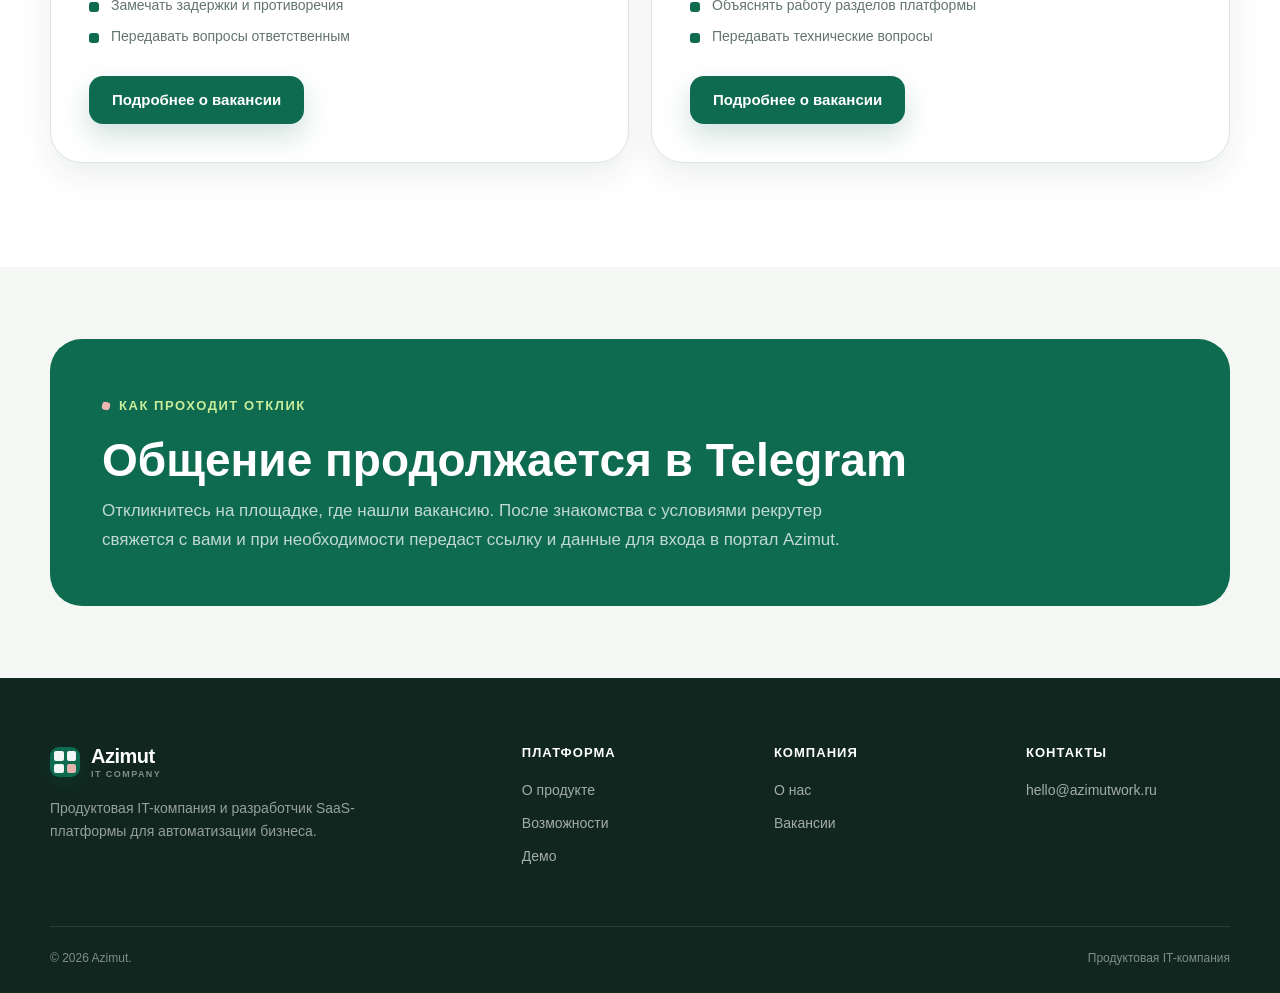
<file: careers.html>
<!DOCTYPE html>
<html lang="ru">
<head>
  <meta charset="UTF-8">
  <meta name="viewport" content="width=device-width, initial-scale=1.0">
  <meta name="theme-color" content="#0f6b4f">
  <meta name="description" content="Вакансии Azimut: координатор онлайн-заказов и оператор текстовой поддержки. Удалённая работа с SaaS-платформой.">
  <meta property="og:title" content="Вакансии Azimut — работа с цифровой платформой">
  <meta property="og:description" content="Выберите направление: координация онлайн-заказов или текстовая поддержка пользователей Azimut.">
  <meta property="og:type" content="website">
  <meta property="og:site_name" content="Azimut">
  <meta property="og:url" content="https://azimutwork.ru/careers.html">
  <meta property="og:image" content="https://azimutwork.ru/og-image.png">
  <meta name="twitter:card" content="summary_large_image">
  <link rel="canonical" href="https://azimutwork.ru/careers.html">
  <link rel="icon" type="image/png" href="favicon.png?v=20260930">
  <link rel="stylesheet" href="styles.css?v=20260930">
  <script src="script.js?v=20260930" defer></script>
  <title>Вакансии Azimut — удалённая работа в продуктовой IT-компании</title>
</head>
<body>
  <a class="skip-link" href="#main">Перейти к содержанию</a>

  <header class="site-header" data-header>
    <div class="container header-inner">
      <a class="brand" href="index.html" aria-label="Azimut — главная">
        <span class="brand-mark" aria-hidden="true"><i></i><i></i><i></i><i></i></span>
        <span class="brand-copy">Azimut<small>IT company</small></span>
      </a>
      <nav class="desktop-nav" aria-label="Основная навигация">
        <a href="index.html#company">Компания</a>
        <a href="index.html#platform">Платформа</a>
        <a href="index.html#capabilities">Возможности</a>
        <a href="about.html">О нас</a>
        <a href="careers.html" aria-current="page">Вакансии</a>
      </nav>
      <button class="menu-button" type="button" aria-label="Открыть меню" aria-expanded="false" aria-controls="mobile-nav" data-menu-button>
        <span class="menu-lines" aria-hidden="true"><span></span><span></span><span></span></span>
      </button>
    </div>
  </header>

  <nav class="mobile-nav" id="mobile-nav" aria-label="Мобильная навигация" data-mobile-nav hidden>
    <a href="index.html#company">Компания</a>
    <a href="index.html#platform">Платформа</a>
    <a href="index.html#capabilities">Возможности</a>
    <a href="about.html">О нас</a>
    <a href="careers.html" aria-current="page">Вакансии</a>
  </nav>

  <main id="main">
    <section class="page-hero careers-hero">
      <div class="container page-hero-grid">
        <div class="page-hero-copy reveal">
          <div class="eyebrow">Карьера в Azimut</div>
          <h1>Выберите направление работы</h1>
          <p>Работайте с цифровой платформой Azimut: координируйте движение заказов или помогайте пользователям разбираться в продукте.</p>
          <div class="hero-actions">
            <a class="button button--primary" href="#open-roles">Смотреть вакансии</a>
          </div>
          <div class="hero-points">
            <span>Удалённый формат</span>
            <span>Работа с SaaS-продуктом</span>
            <span>Два направления</span>
          </div>
        </div>
        <aside class="career-choice-panel reveal reveal--delay" aria-label="Открытые направления">
          <span class="career-choice-number">02</span>
          <h2>Открытые вакансии</h2>
          <p>У каждой роли свои задачи, график и ставка. Выберите подходящее направление и изучите подробные условия.</p>
          <a href="#open-roles">Перейти к списку <span aria-hidden="true">↓</span></a>
        </aside>
      </div>
    </section>

    <section class="section section--surface" id="open-roles">
      <div class="container">
        <div class="section-heading">
          <div class="eyebrow">Открытые вакансии</div>
          <h2>Два направления — разные задачи</h2>
          <p>Условия каждой вакансии указаны отдельно: ставки и графики не смешиваются.</p>
        </div>
        <div class="vacancy-grid vacancy-grid--expanded">
          <article class="vacancy-card vacancy-card--orders">
            <div class="vacancy-card-top">
              <span class="vacancy-label">Операционное направление</span>
              <h3>Координатор онлайн-заказов</h3>
              <p>Следить за движением заказов в цифровой платформе, замечать отклонения и передавать конкретные вопросы ответственным специалистам.</p>
            </div>
            <dl class="vacancy-facts">
              <div><dt>Формат</dt><dd>Удалённо</dd></div>
              <div><dt>Ставка</dt><dd>430 ₽ днём · 450 ₽ ночью</dd></div>
              <div><dt>График</dt><dd>Гибкий, от 10 ч/нед.</dd></div>
            </dl>
            <div class="vacancy-tasks">
              <strong>Основные задачи</strong>
              <ul>
                <li>Проверять статусы и сроки заказов</li>
                <li>Замечать задержки и противоречия</li>
                <li>Передавать вопросы ответственным</li>
              </ul>
            </div>
            <a class="button button--primary" href="vacancy-orders.html">Подробнее о вакансии</a>
          </article>

          <article class="vacancy-card vacancy-card--support">
            <div class="vacancy-card-top">
              <span class="vacancy-label">Поддержка пользователей</span>
              <h3>Оператор текстовой поддержки</h3>
              <p>Помогать пользователям Azimut в текстовом чате по вопросам заказов, склада, отчётов и интерфейса платформы.</p>
            </div>
            <dl class="vacancy-facts">
              <div><dt>Формат</dt><dd>Удалённо</dd></div>
              <div><dt>Ставка</dt><dd>380 ₽/час</dd></div>
              <div><dt>График</dt><dd>Смены 4, 6 или 8 часов</dd></div>
            </dl>
            <div class="vacancy-tasks">
              <strong>Основные задачи</strong>
              <ul>
                <li>Отвечать пользователям в текстовом чате</li>
                <li>Объяснять работу разделов платформы</li>
                <li>Передавать технические вопросы</li>
              </ul>
            </div>
            <a class="button button--primary" href="vacancy-support.html">Подробнее о вакансии</a>
          </article>
        </div>
      </div>
    </section>

    <section class="section section--tight">
      <div class="container">
        <div class="career-notice career-notice--single">
          <div>
            <div class="eyebrow">Как проходит отклик</div>
            <h2>Общение продолжается в Telegram</h2>
            <p>Откликнитесь на площадке, где нашли вакансию. После знакомства с условиями рекрутер свяжется с вами и при необходимости передаст ссылку и данные для входа в портал Azimut.</p>
          </div>
        </div>
      </div>
    </section>
  </main>

  <footer class="site-footer" id="footer">
    <div class="container">
      <div class="footer-grid">
        <div class="footer-brand">
          <a class="brand" href="index.html" aria-label="Azimut — главная">
            <span class="brand-mark" aria-hidden="true"><i></i><i></i><i></i><i></i></span>
            <span class="brand-copy">Azimut<small>IT company</small></span>
          </a>
          <p>Продуктовая IT-компания и разработчик SaaS-платформы для автоматизации бизнеса.</p>
        </div>
        <div class="footer-column"><h2>Платформа</h2><a href="index.html#platform">О продукте</a><a href="index.html#capabilities">Возможности</a><a href="index.html#demo">Демо</a></div>
        <div class="footer-column"><h2>Компания</h2><a href="about.html">О нас</a><a href="careers.html">Вакансии</a></div>
        <div class="footer-column"><h2>Контакты</h2><a href="mailto:hello@azimutwork.ru">hello@azimutwork.ru</a></div>
      </div>
      <div class="footer-bottom"><span>© <span data-year>2026</span> Azimut.</span><span>Продуктовая IT-компания</span></div>
    </div>
  </footer>
</body>
</html>
</file>
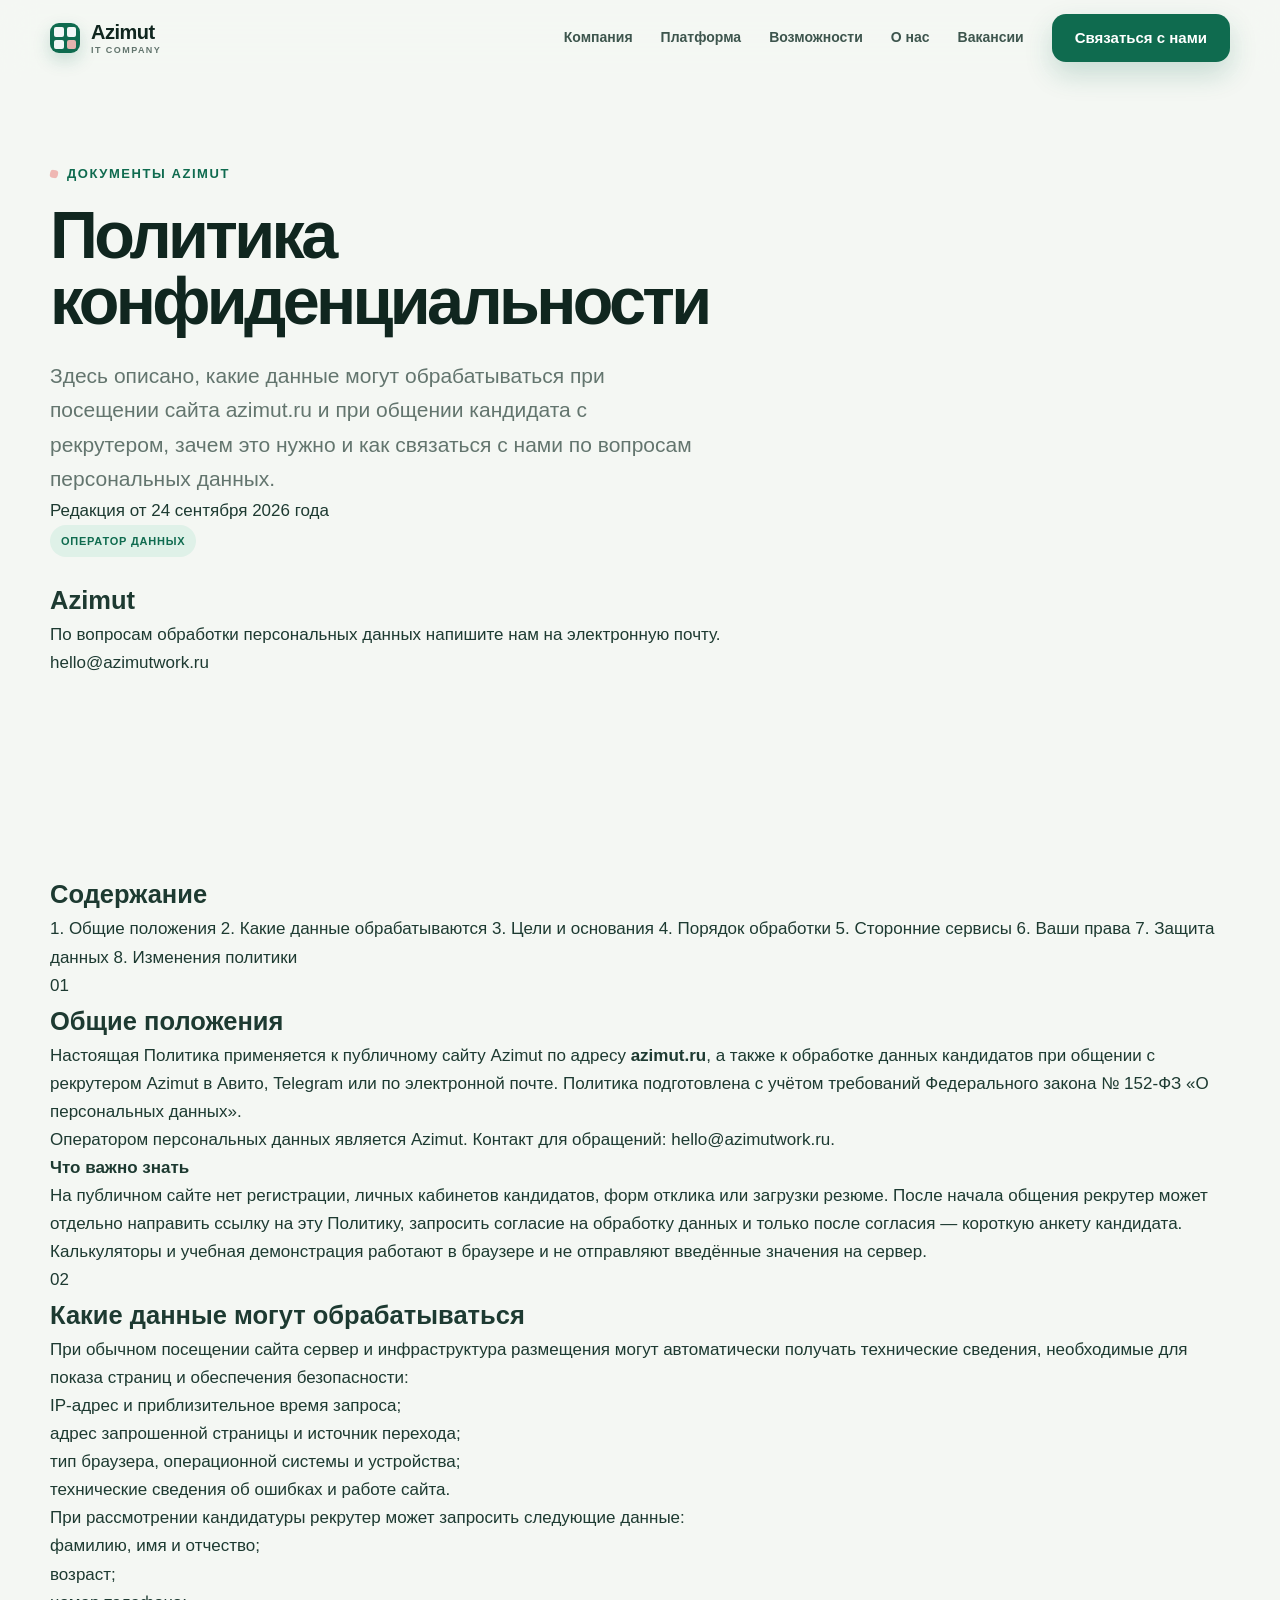
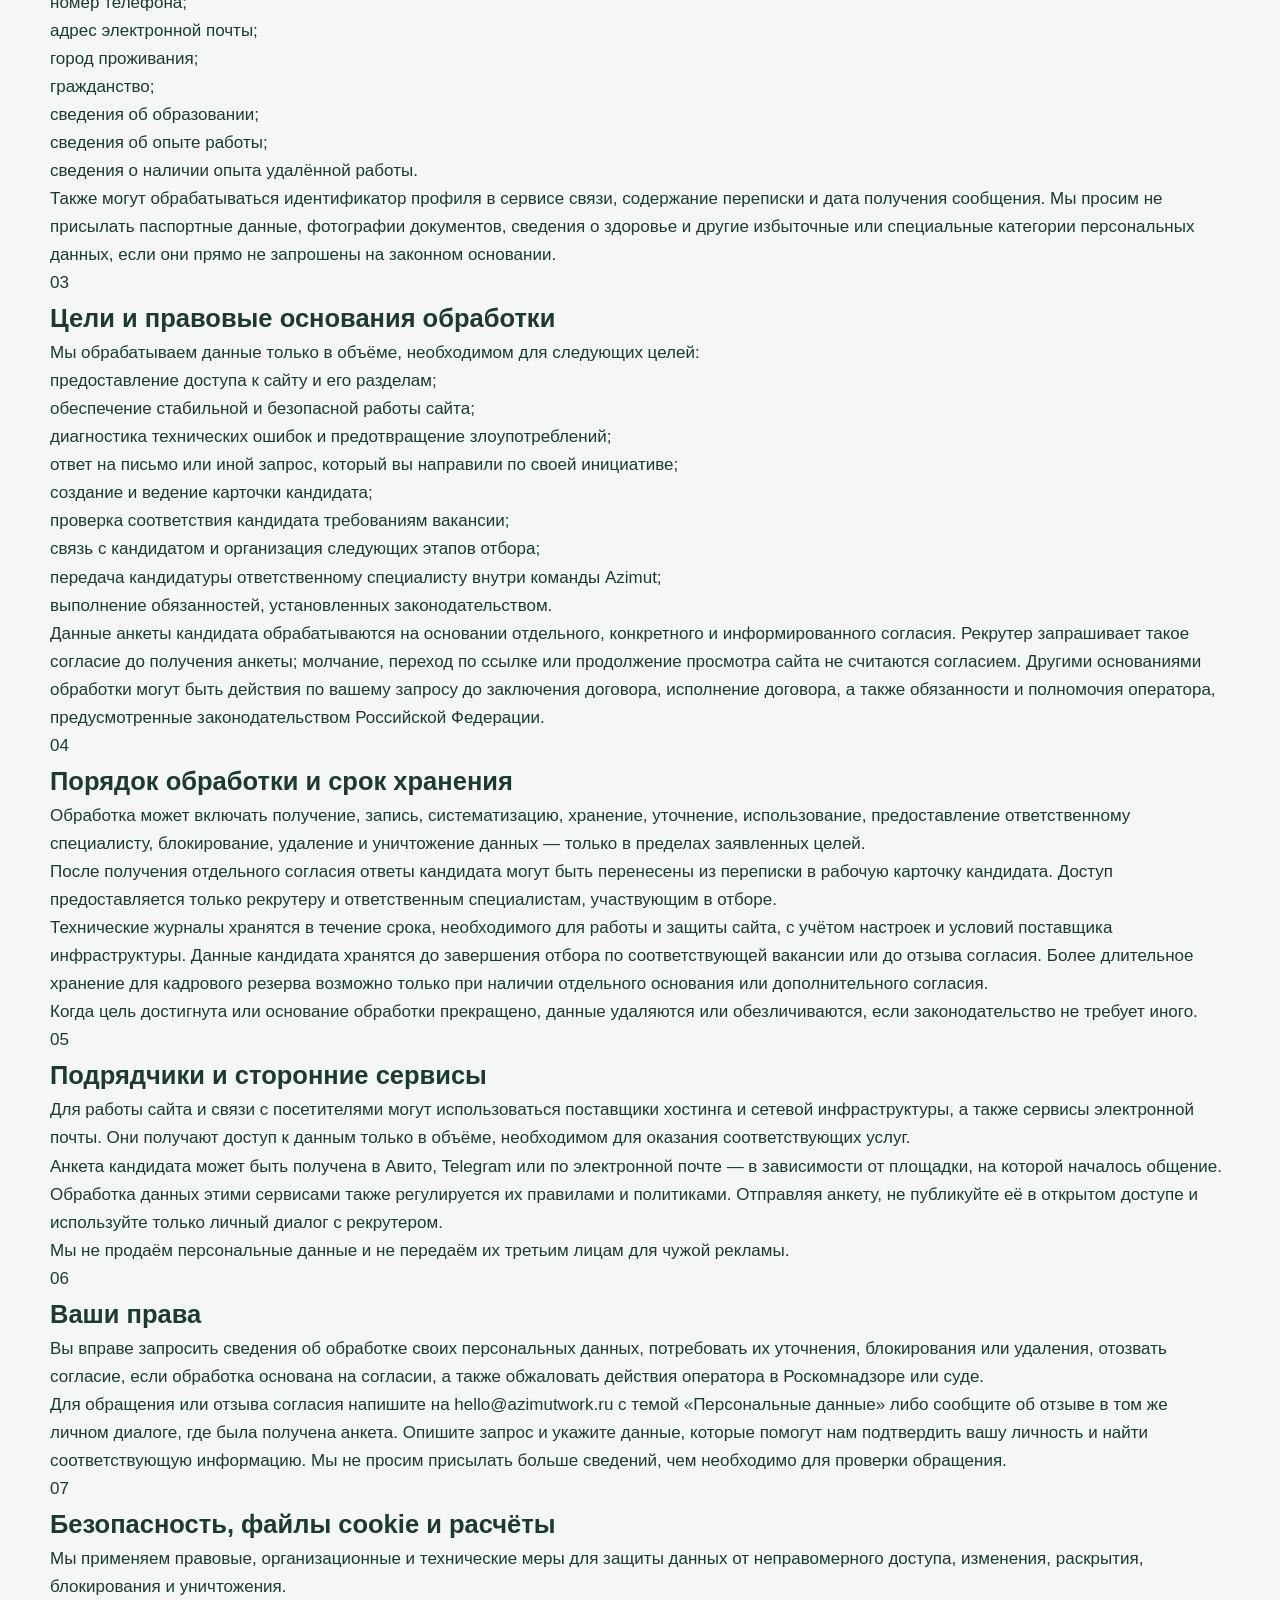
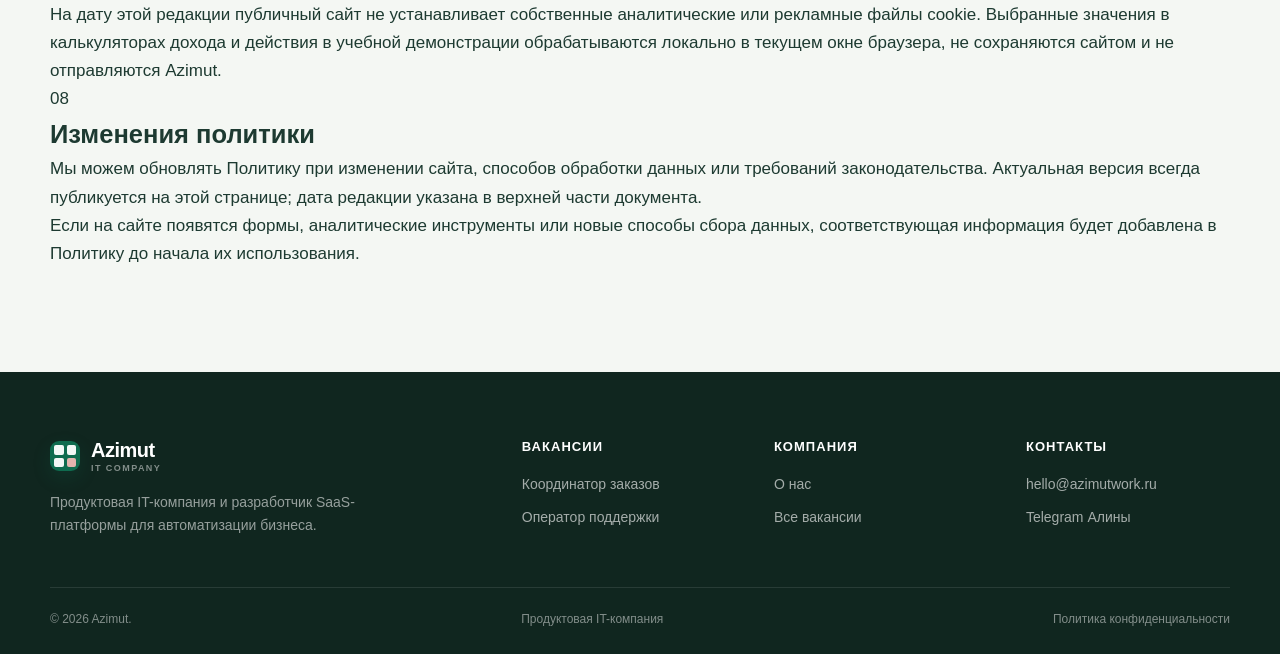
<file: privacy.html>
<!DOCTYPE html>
<html lang="ru">
<head>
  <meta charset="UTF-8">
  <meta name="viewport" content="width=device-width, initial-scale=1.0">
  <meta name="theme-color" content="#0f6b4f">
  <meta name="description" content="Политика конфиденциальности и обработки персональных данных публичного сайта Azimut.">
  <meta property="og:title" content="Политика конфиденциальности Azimut">
  <meta property="og:description" content="Как Azimut обрабатывает данные посетителей сайта и кандидатов на вакансии.">
  <meta property="og:type" content="website">
  <meta property="og:site_name" content="Azimut">
  <meta property="og:url" content="https://azimutwork.ru/privacy.html">
  <meta property="og:image" content="https://azimutwork.ru/og-image.png">
  <meta name="twitter:card" content="summary_large_image">
  <link rel="canonical" href="https://azimutwork.ru/privacy.html">
  <link rel="icon" type="image/png" href="favicon.png?v=20260924b">
  <link rel="stylesheet" href="styles.css?v=20260924b">
  <script src="script.js?v=20260924b" defer></script>
  <title>Политика конфиденциальности Azimut</title>
</head>
<body>
  <a class="skip-link" href="#main">Перейти к содержанию</a>

  <header class="site-header" data-header>
    <div class="container header-inner">
      <a class="brand" href="index.html" aria-label="Azimut — главная">
        <span class="brand-mark" aria-hidden="true"><i></i><i></i><i></i><i></i></span>
        <span class="brand-copy">Azimut<small>IT company</small></span>
      </a>
      <nav class="desktop-nav" aria-label="Основная навигация">
        <a href="index.html#company">Компания</a>
        <a href="index.html#platform">Платформа</a>
        <a href="index.html#capabilities">Возможности</a>
        <a href="about.html">О нас</a>
        <a href="careers.html">Вакансии</a>
        <a class="button button--primary" href="mailto:hello@azimutwork.ru?subject=Вопрос%20по%20политике%20конфиденциальности">Связаться с нами</a>
      </nav>
      <button class="menu-button" type="button" aria-label="Открыть меню" aria-expanded="false" aria-controls="mobile-nav" data-menu-button>
        <span class="menu-lines" aria-hidden="true"><span></span><span></span><span></span></span>
      </button>
    </div>
  </header>

  <nav class="mobile-nav" id="mobile-nav" aria-label="Мобильная навигация" data-mobile-nav hidden>
    <a href="index.html#company">Компания</a>
    <a href="index.html#platform">Платформа</a>
    <a href="index.html#capabilities">Возможности</a>
    <a href="about.html">О нас</a>
    <a href="careers.html">Вакансии</a>
    <a class="button button--primary" href="mailto:hello@azimutwork.ru?subject=Вопрос%20по%20политике%20конфиденциальности">Связаться с нами</a>
  </nav>

  <main id="main">
    <section class="page-hero legal-hero">
      <div class="container legal-hero-inner">
        <div class="page-hero-copy reveal">
          <div class="eyebrow">Документы Azimut</div>
          <h1>Политика конфиденциальности</h1>
          <p>Здесь описано, какие данные могут обрабатываться при посещении сайта azimut.ru и при общении кандидата с рекрутером, зачем это нужно и как связаться с нами по вопросам персональных данных.</p>
          <div class="legal-edition">Редакция от 24 сентября 2026 года</div>
        </div>
        <aside class="legal-contact-card reveal reveal--delay" aria-label="Контакт оператора персональных данных">
          <span class="vacancy-label">Оператор данных</span>
          <h2>Azimut</h2>
          <p>По вопросам обработки персональных данных напишите нам на электронную почту.</p>
          <a href="mailto:hello@azimutwork.ru?subject=Персональные%20данные">hello@azimutwork.ru</a>
        </aside>
      </div>
    </section>

    <section class="section legal-content-section">
      <div class="container legal-layout">
        <nav class="legal-nav" aria-label="Содержание политики">
          <h2>Содержание</h2>
          <a href="#scope">1. Общие положения</a>
          <a href="#candidate-data">2. Какие данные обрабатываются</a>
          <a href="#purposes">3. Цели и основания</a>
          <a href="#processing">4. Порядок обработки</a>
          <a href="#third-parties">5. Сторонние сервисы</a>
          <a href="#rights">6. Ваши права</a>
          <a href="#security">7. Защита данных</a>
          <a href="#changes">8. Изменения политики</a>
        </nav>

        <div class="legal-document">
          <article class="legal-section" id="scope">
            <span class="legal-number">01</span>
            <h2>Общие положения</h2>
            <p>Настоящая Политика применяется к публичному сайту Azimut по адресу <strong>azimut.ru</strong>, а также к обработке данных кандидатов при общении с рекрутером Azimut в Авито, Telegram или по электронной почте. Политика подготовлена с учётом требований Федерального закона № 152-ФЗ «О персональных данных».</p>
            <p>Оператором персональных данных является Azimut. Контакт для обращений: <a href="mailto:hello@azimutwork.ru?subject=Персональные%20данные">hello@azimutwork.ru</a>.</p>
            <div class="legal-highlight">
              <strong>Что важно знать</strong>
              <p>На публичном сайте нет регистрации, личных кабинетов кандидатов, форм отклика или загрузки резюме. После начала общения рекрутер может отдельно направить ссылку на эту Политику, запросить согласие на обработку данных и только после согласия — короткую анкету кандидата. Калькуляторы и учебная демонстрация работают в браузере и не отправляют введённые значения на сервер.</p>
            </div>
          </article>

          <article class="legal-section" id="candidate-data">
            <span class="legal-number">02</span>
            <h2>Какие данные могут обрабатываться</h2>
            <p>При обычном посещении сайта сервер и инфраструктура размещения могут автоматически получать технические сведения, необходимые для показа страниц и обеспечения безопасности:</p>
            <ul class="legal-list">
              <li>IP-адрес и приблизительное время запроса;</li>
              <li>адрес запрошенной страницы и источник перехода;</li>
              <li>тип браузера, операционной системы и устройства;</li>
              <li>технические сведения об ошибках и работе сайта.</li>
            </ul>
            <p>При рассмотрении кандидатуры рекрутер может запросить следующие данные:</p>
            <ul class="legal-list">
              <li>фамилию, имя и отчество;</li>
              <li>возраст;</li>
              <li>номер телефона;</li>
              <li>адрес электронной почты;</li>
              <li>город проживания;</li>
              <li>гражданство;</li>
              <li>сведения об образовании;</li>
              <li>сведения об опыте работы;</li>
              <li>сведения о наличии опыта удалённой работы.</li>
            </ul>
            <p>Также могут обрабатываться идентификатор профиля в сервисе связи, содержание переписки и дата получения сообщения. Мы просим не присылать паспортные данные, фотографии документов, сведения о здоровье и другие избыточные или специальные категории персональных данных, если они прямо не запрошены на законном основании.</p>
          </article>

          <article class="legal-section" id="purposes">
            <span class="legal-number">03</span>
            <h2>Цели и правовые основания обработки</h2>
            <p>Мы обрабатываем данные только в объёме, необходимом для следующих целей:</p>
            <ul class="legal-list">
              <li>предоставление доступа к сайту и его разделам;</li>
              <li>обеспечение стабильной и безопасной работы сайта;</li>
              <li>диагностика технических ошибок и предотвращение злоупотреблений;</li>
              <li>ответ на письмо или иной запрос, который вы направили по своей инициативе;</li>
              <li>создание и ведение карточки кандидата;</li>
              <li>проверка соответствия кандидата требованиям вакансии;</li>
              <li>связь с кандидатом и организация следующих этапов отбора;</li>
              <li>передача кандидатуры ответственному специалисту внутри команды Azimut;</li>
              <li>выполнение обязанностей, установленных законодательством.</li>
            </ul>
            <p>Данные анкеты кандидата обрабатываются на основании отдельного, конкретного и информированного согласия. Рекрутер запрашивает такое согласие до получения анкеты; молчание, переход по ссылке или продолжение просмотра сайта не считаются согласием. Другими основаниями обработки могут быть действия по вашему запросу до заключения договора, исполнение договора, а также обязанности и полномочия оператора, предусмотренные законодательством Российской Федерации.</p>
          </article>

          <article class="legal-section" id="processing">
            <span class="legal-number">04</span>
            <h2>Порядок обработки и срок хранения</h2>
            <p>Обработка может включать получение, запись, систематизацию, хранение, уточнение, использование, предоставление ответственному специалисту, блокирование, удаление и уничтожение данных — только в пределах заявленных целей.</p>
            <p>После получения отдельного согласия ответы кандидата могут быть перенесены из переписки в рабочую карточку кандидата. Доступ предоставляется только рекрутеру и ответственным специалистам, участвующим в отборе.</p>
            <p>Технические журналы хранятся в течение срока, необходимого для работы и защиты сайта, с учётом настроек и условий поставщика инфраструктуры. Данные кандидата хранятся до завершения отбора по соответствующей вакансии или до отзыва согласия. Более длительное хранение для кадрового резерва возможно только при наличии отдельного основания или дополнительного согласия.</p>
            <p>Когда цель достигнута или основание обработки прекращено, данные удаляются или обезличиваются, если законодательство не требует иного.</p>
          </article>

          <article class="legal-section" id="third-parties">
            <span class="legal-number">05</span>
            <h2>Подрядчики и сторонние сервисы</h2>
            <p>Для работы сайта и связи с посетителями могут использоваться поставщики хостинга и сетевой инфраструктуры, а также сервисы электронной почты. Они получают доступ к данным только в объёме, необходимом для оказания соответствующих услуг.</p>
            <p>Анкета кандидата может быть получена в Авито, Telegram или по электронной почте — в зависимости от площадки, на которой началось общение. Обработка данных этими сервисами также регулируется их правилами и политиками. Отправляя анкету, не публикуйте её в открытом доступе и используйте только личный диалог с рекрутером.</p>
            <p>Мы не продаём персональные данные и не передаём их третьим лицам для чужой рекламы.</p>
          </article>

          <article class="legal-section" id="rights">
            <span class="legal-number">06</span>
            <h2>Ваши права</h2>
            <p>Вы вправе запросить сведения об обработке своих персональных данных, потребовать их уточнения, блокирования или удаления, отозвать согласие, если обработка основана на согласии, а также обжаловать действия оператора в Роскомнадзоре или суде.</p>
            <p>Для обращения или отзыва согласия напишите на <a href="mailto:hello@azimutwork.ru?subject=Персональные%20данные">hello@azimutwork.ru</a> с темой «Персональные данные» либо сообщите об отзыве в том же личном диалоге, где была получена анкета. Опишите запрос и укажите данные, которые помогут нам подтвердить вашу личность и найти соответствующую информацию. Мы не просим присылать больше сведений, чем необходимо для проверки обращения.</p>
          </article>

          <article class="legal-section" id="security">
            <span class="legal-number">07</span>
            <h2>Безопасность, файлы cookie и расчёты</h2>
            <p>Мы применяем правовые, организационные и технические меры для защиты данных от неправомерного доступа, изменения, раскрытия, блокирования и уничтожения.</p>
            <p>На дату этой редакции публичный сайт не устанавливает собственные аналитические или рекламные файлы cookie. Выбранные значения в калькуляторах дохода и действия в учебной демонстрации обрабатываются локально в текущем окне браузера, не сохраняются сайтом и не отправляются Azimut.</p>
          </article>

          <article class="legal-section" id="changes">
            <span class="legal-number">08</span>
            <h2>Изменения политики</h2>
            <p>Мы можем обновлять Политику при изменении сайта, способов обработки данных или требований законодательства. Актуальная версия всегда публикуется на этой странице; дата редакции указана в верхней части документа.</p>
            <p>Если на сайте появятся формы, аналитические инструменты или новые способы сбора данных, соответствующая информация будет добавлена в Политику до начала их использования.</p>
          </article>
        </div>
      </div>
    </section>
  </main>

  <footer class="site-footer" id="footer">
    <div class="container">
      <div class="footer-grid">
        <div class="footer-brand">
          <a class="brand" href="index.html" aria-label="Azimut — главная">
            <span class="brand-mark" aria-hidden="true"><i></i><i></i><i></i><i></i></span>
            <span class="brand-copy">Azimut<small>IT company</small></span>
          </a>
          <p>Продуктовая IT-компания и разработчик SaaS-платформы для автоматизации бизнеса.</p>
        </div>
        <div class="footer-column"><h2>Вакансии</h2><a href="vacancy-orders.html">Координатор заказов</a><a href="vacancy-support.html">Оператор поддержки</a></div>
        <div class="footer-column"><h2>Компания</h2><a href="about.html">О нас</a><a href="careers.html">Все вакансии</a></div>
        <div class="footer-column"><h2>Контакты</h2><a href="mailto:hello@azimutwork.ru">hello@azimutwork.ru</a><a href="https://t.me/wardorm" target="_blank" rel="noopener noreferrer">Telegram Алины</a></div>
      </div>
      <div class="footer-bottom"><span>© <span data-year>2026</span> Azimut.</span><span>Продуктовая IT-компания</span><a href="privacy.html" aria-current="page">Политика конфиденциальности</a></div>
    </div>
  </footer>
</body>
</html>
</file>
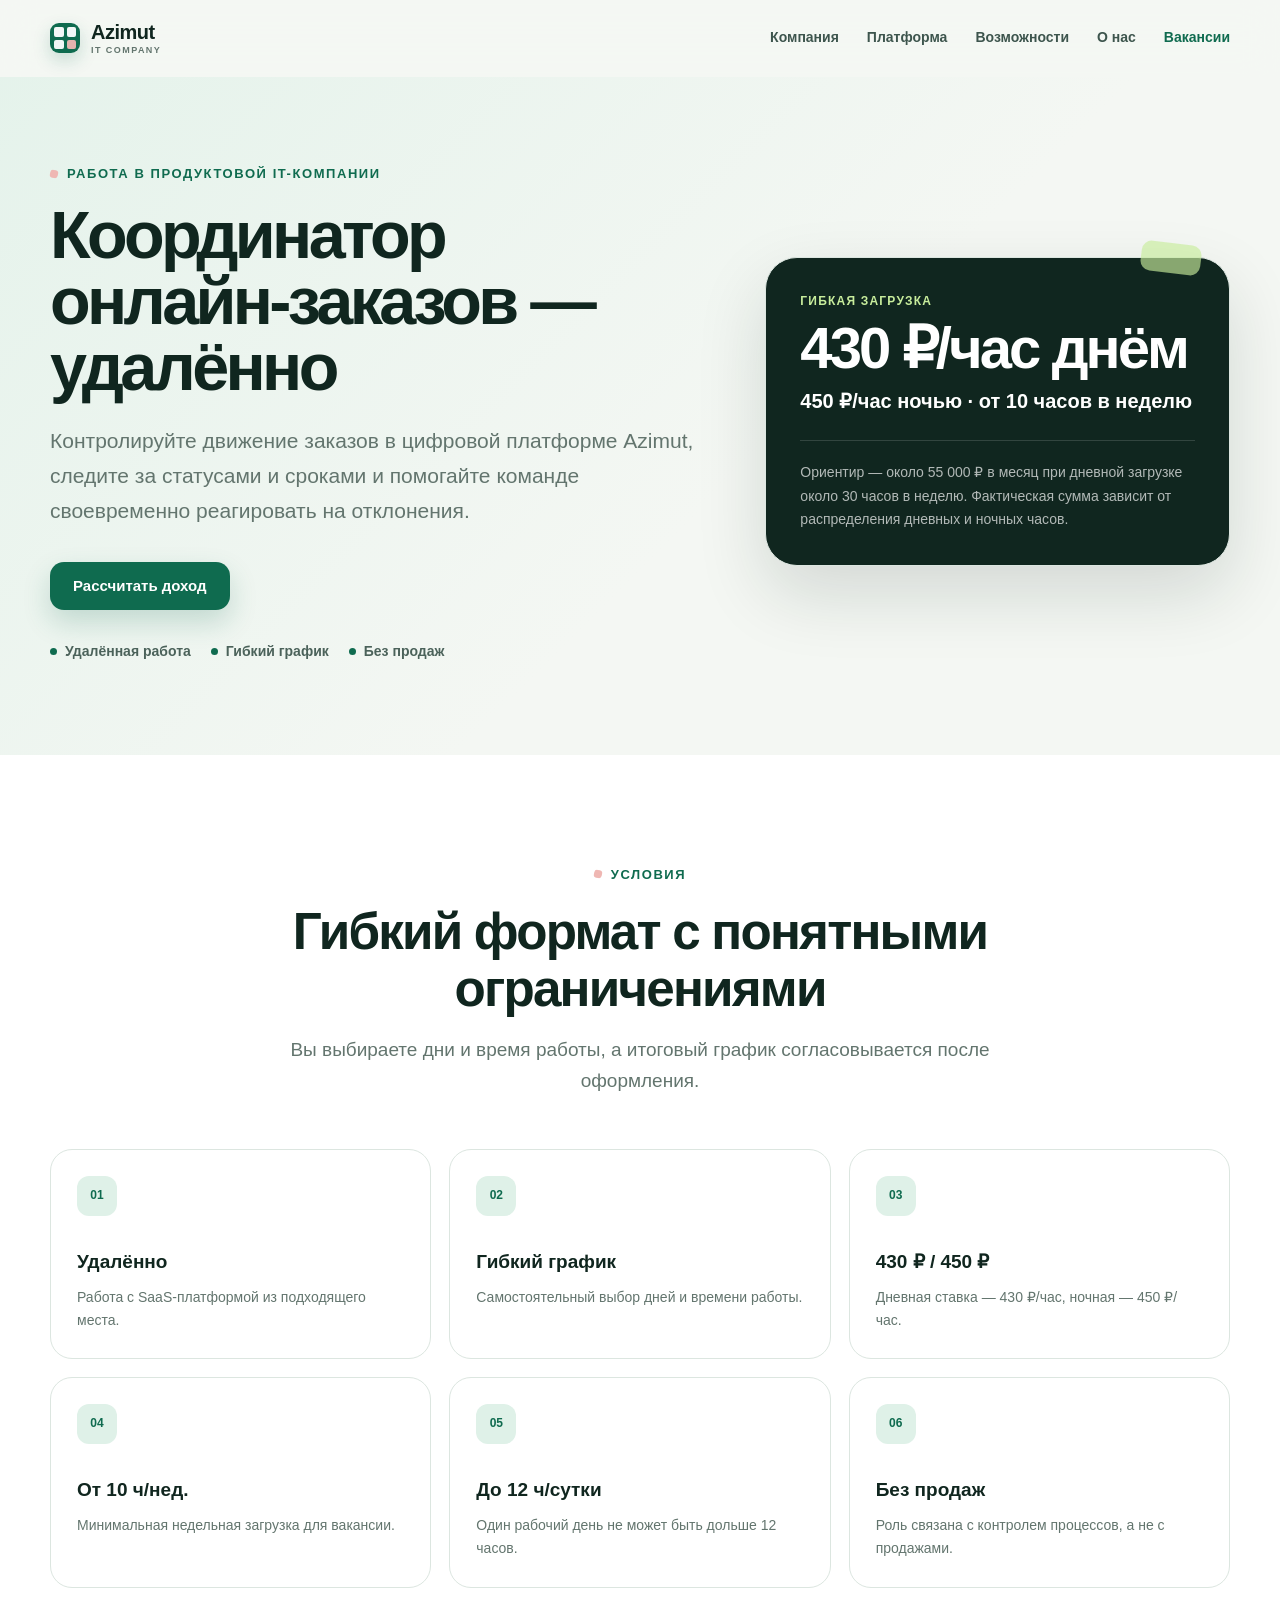
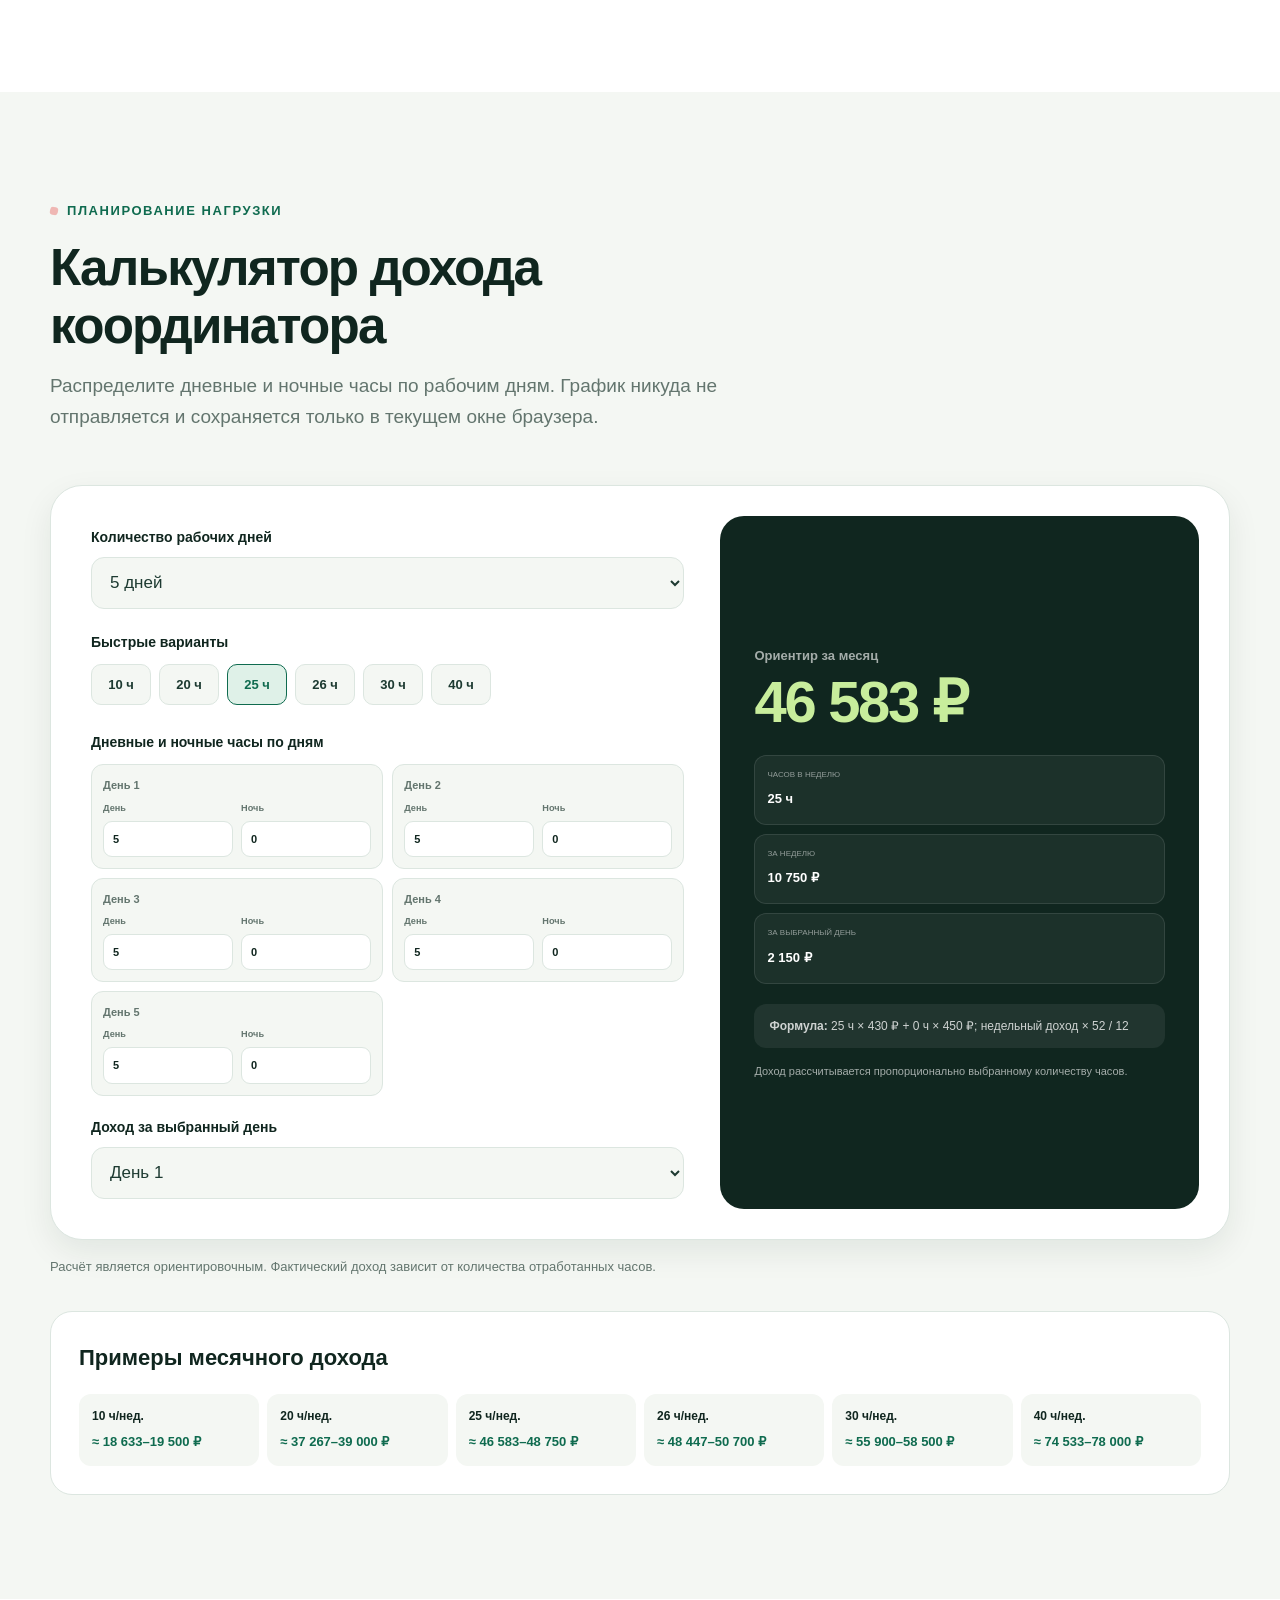
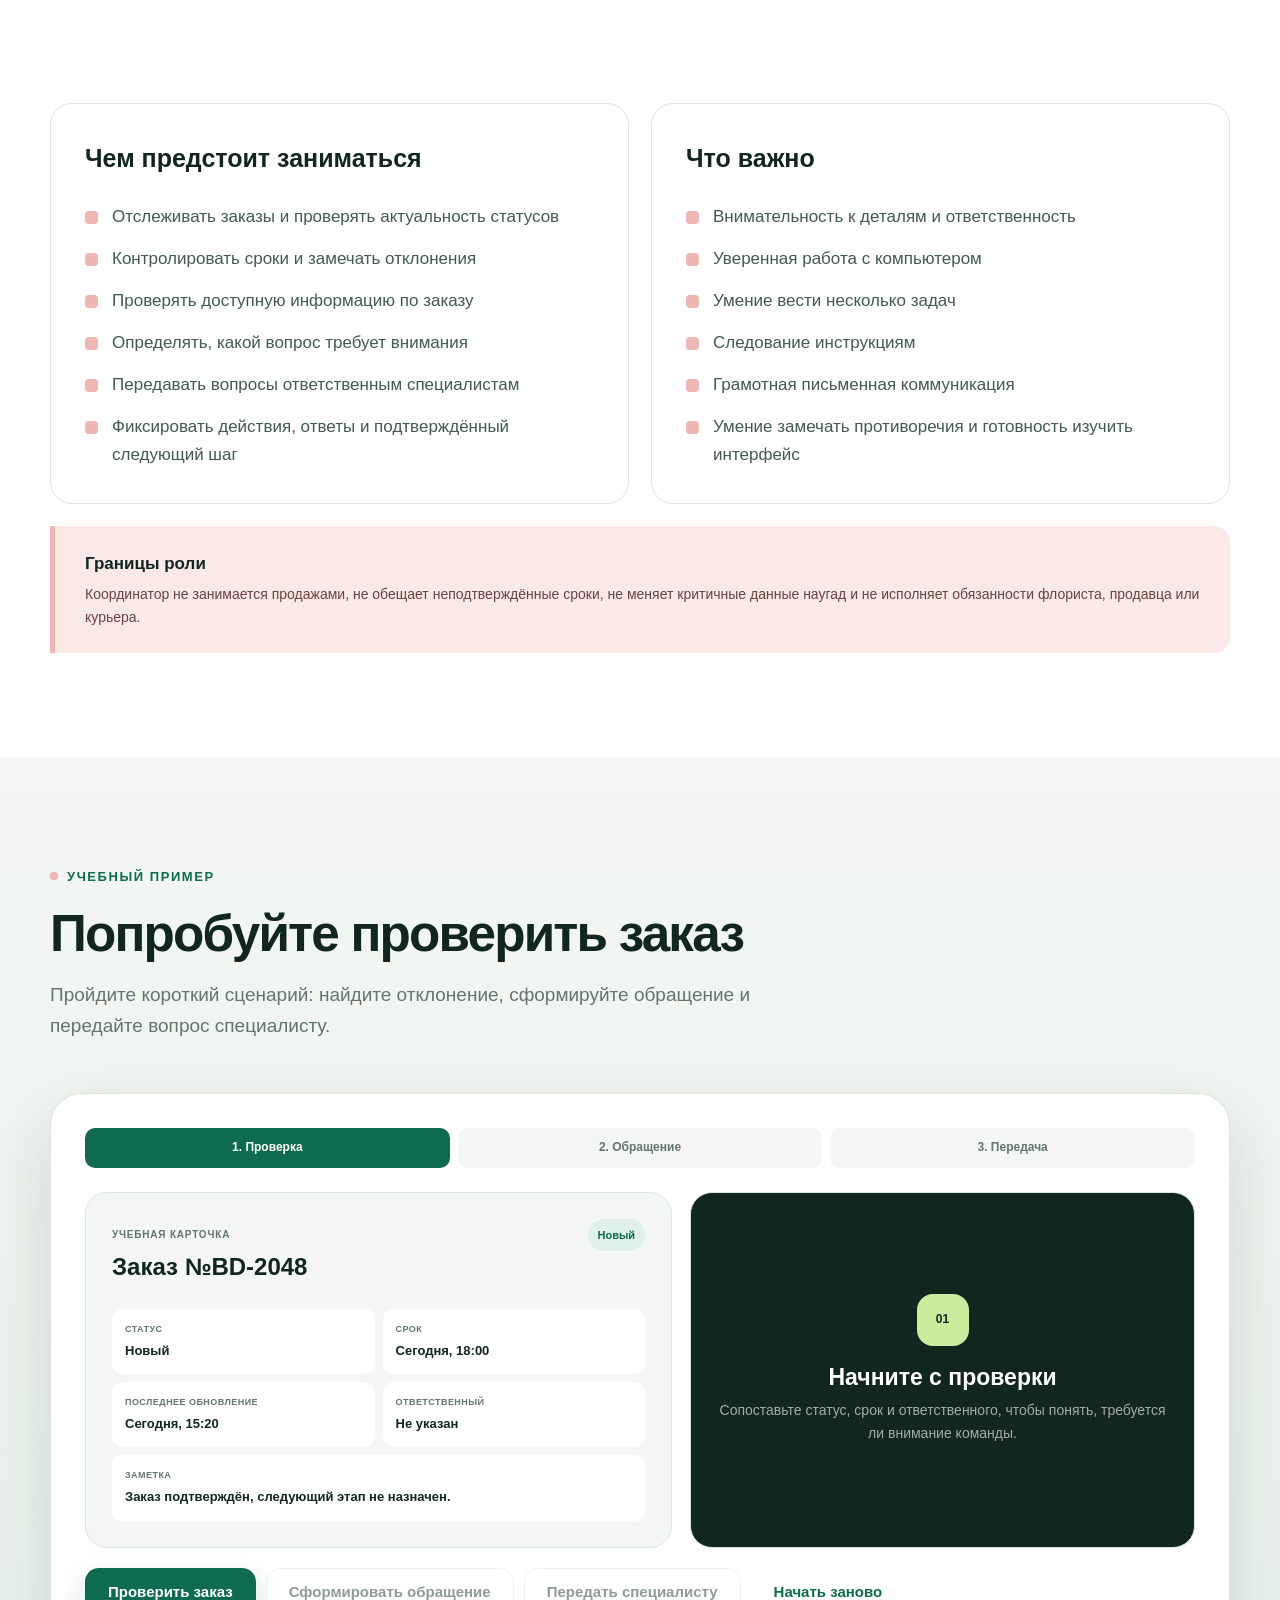
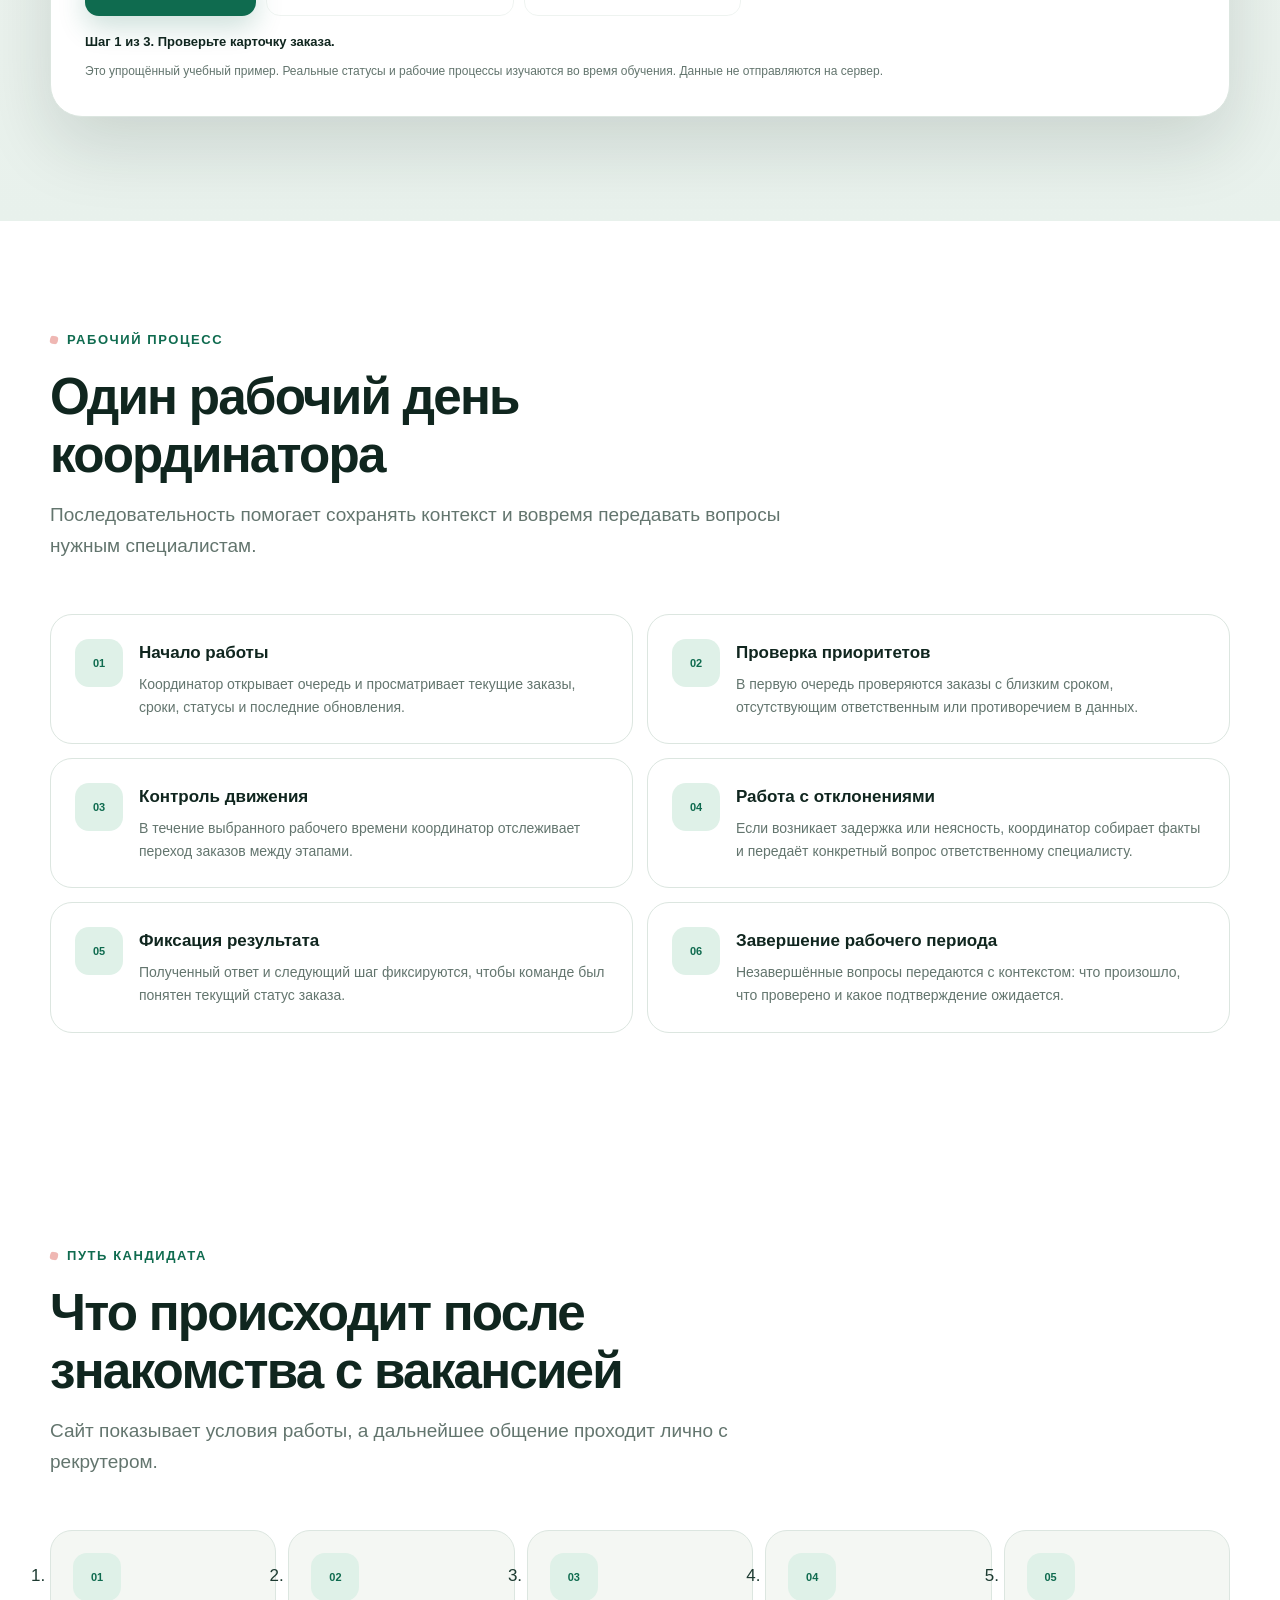
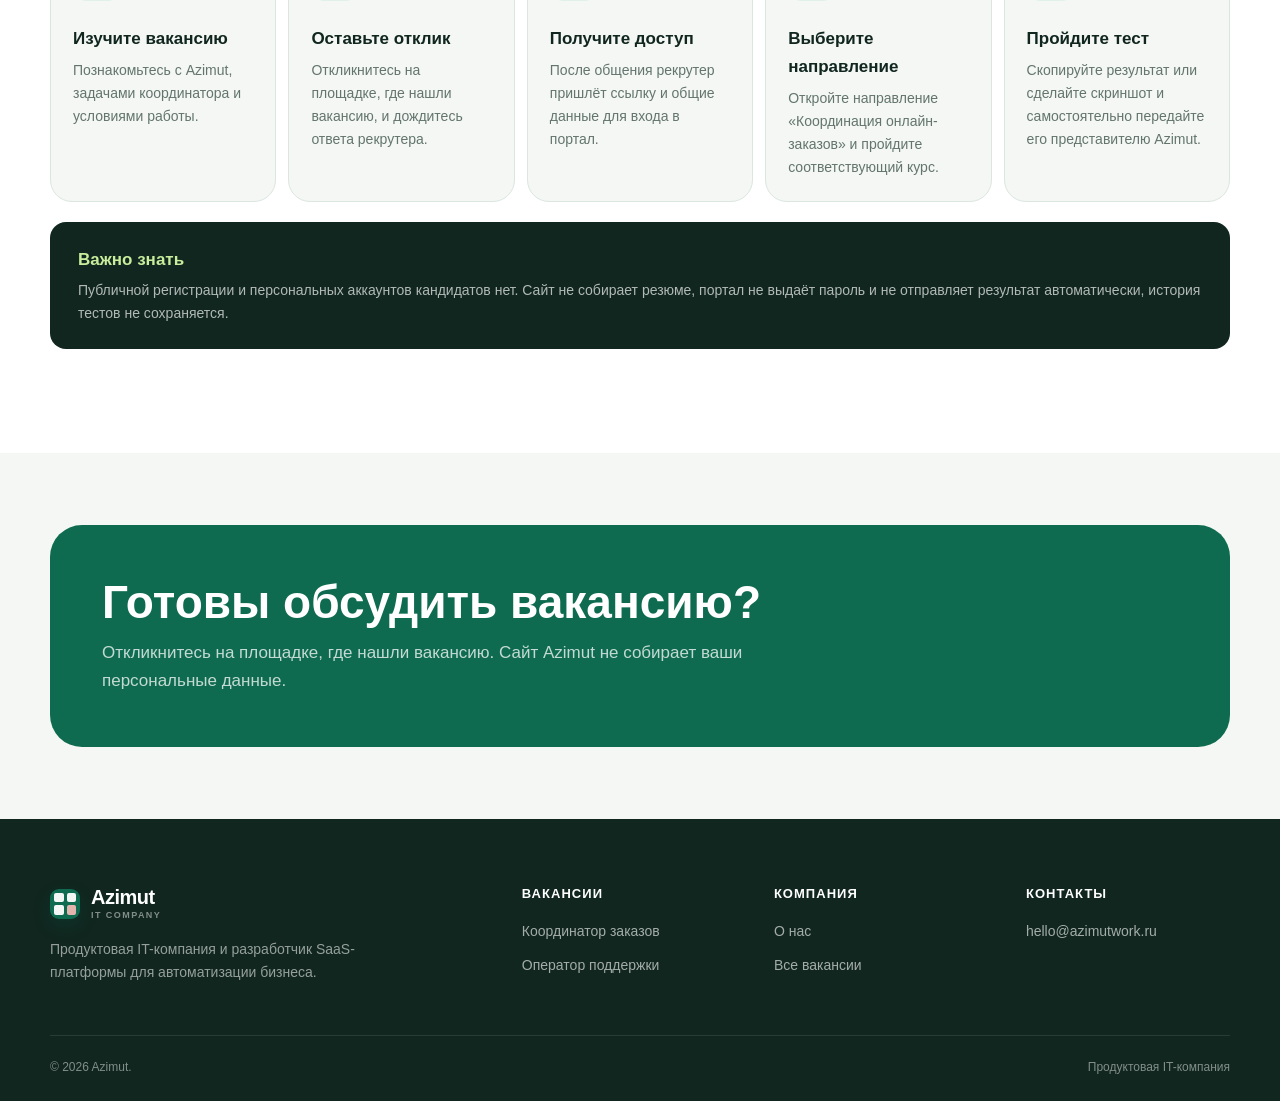
<file: vacancy-orders.html>
<!DOCTYPE html>
<html lang="ru">
<head>
  <meta charset="UTF-8">
  <meta name="viewport" content="width=device-width, initial-scale=1.0">
  <meta name="theme-color" content="#0f6b4f">
  <meta name="description" content="Координатор онлайн-заказов Azimut: удалённая работа с цифровой платформой, гибкий график от 10 часов в неделю, 430 ₽/час днём и 450 ₽/час ночью.">
  <meta property="og:title" content="Координатор онлайн-заказов Azimut — удалённо">
  <meta property="og:description" content="Контролируйте статусы и сроки заказов в SaaS-платформе Azimut. Гибкий график, 430 ₽/час днём и 450 ₽/час ночью.">
  <meta property="og:type" content="website">
  <meta property="og:site_name" content="Azimut">
  <meta property="og:url" content="https://azimutwork.ru/vacancy-orders.html">
  <meta property="og:image" content="https://azimutwork.ru/og-orders.png">
  <meta name="twitter:card" content="summary_large_image">
  <link rel="canonical" href="https://azimutwork.ru/vacancy-orders.html">
  <link rel="icon" type="image/png" href="favicon.png?v=20260930">
  <link rel="stylesheet" href="styles.css?v=20260930">
  <script src="script.js?v=20260930" defer></script>
  <title>Координатор онлайн-заказов Azimut — удалённая работа</title>
</head>
<body>
  <a class="skip-link" href="#main">Перейти к содержанию</a>

  <header class="site-header" data-header>
    <div class="container header-inner">
      <a class="brand" href="index.html" aria-label="Azimut — главная">
        <span class="brand-mark" aria-hidden="true"><i></i><i></i><i></i><i></i></span>
        <span class="brand-copy">Azimut<small>IT company</small></span>
      </a>
      <nav class="desktop-nav" aria-label="Основная навигация">
        <a href="index.html#company">Компания</a>
        <a href="index.html#platform">Платформа</a>
        <a href="index.html#capabilities">Возможности</a>
        <a href="about.html">О нас</a>
        <a href="careers.html" aria-current="page">Вакансии</a>
      </nav>
      <button class="menu-button" type="button" aria-label="Открыть меню" aria-expanded="false" aria-controls="mobile-nav" data-menu-button>
        <span class="menu-lines" aria-hidden="true"><span></span><span></span><span></span></span>
      </button>
    </div>
  </header>

  <nav class="mobile-nav" id="mobile-nav" aria-label="Мобильная навигация" data-mobile-nav hidden>
    <a href="index.html#company">Компания</a>
    <a href="index.html#platform">Платформа</a>
    <a href="index.html#capabilities">Возможности</a>
    <a href="about.html">О нас</a>
    <a href="careers.html" aria-current="page">Вакансии</a>
  </nav>

  <main id="main">
    <section class="page-hero vacancy-hero vacancy-hero--orders">
      <div class="container page-hero-grid">
        <div class="page-hero-copy reveal">
          <div class="eyebrow">Работа в продуктовой IT-компании</div>
          <h1>Координатор онлайн-заказов — удалённо</h1>
          <p>Контролируйте движение заказов в цифровой платформе Azimut, следите за статусами и сроками и помогайте команде своевременно реагировать на отклонения.</p>
          <div class="hero-actions">
            <a class="button button--primary" href="#orders-calculator">Рассчитать доход</a>
          </div>
          <div class="hero-points">
            <span>Удалённая работа</span>
            <span>Гибкий график</span>
            <span>Без продаж</span>
          </div>
        </div>
        <aside class="salary-panel salary-panel--orders reveal reveal--delay" aria-label="Условия оплаты координатора">
          <div class="salary-kicker">Гибкая загрузка</div>
          <div class="salary-amount">430 ₽/час днём</div>
          <div class="salary-rate">450 ₽/час ночью · от 10 часов в неделю</div>
          <p class="salary-note">Ориентир — около 55 000 ₽ в месяц при дневной загрузке около 30 часов в неделю. Фактическая сумма зависит от распределения дневных и ночных часов.</p>
        </aside>
      </div>
    </section>

    <section class="section section--surface">
      <div class="container">
        <div class="section-heading section-heading--center">
          <div class="eyebrow">Условия</div>
          <h2>Гибкий формат с понятными ограничениями</h2>
          <p>Вы выбираете дни и время работы, а итоговый график согласовывается после оформления.</p>
        </div>
        <div class="conditions-grid conditions-grid--six">
          <article class="condition-card"><span class="card-index">01</span><h3>Удалённо</h3><p>Работа с SaaS-платформой из подходящего места.</p></article>
          <article class="condition-card"><span class="card-index">02</span><h3>Гибкий график</h3><p>Самостоятельный выбор дней и времени работы.</p></article>
          <article class="condition-card"><span class="card-index">03</span><h3>430 ₽ / 450 ₽</h3><p>Дневная ставка — 430 ₽/час, ночная — 450 ₽/час.</p></article>
          <article class="condition-card"><span class="card-index">04</span><h3>От 10 ч/нед.</h3><p>Минимальная недельная загрузка для вакансии.</p></article>
          <article class="condition-card"><span class="card-index">05</span><h3>До 12 ч/сутки</h3><p>Один рабочий день не может быть дольше 12 часов.</p></article>
          <article class="condition-card"><span class="card-index">06</span><h3>Без продаж</h3><p>Роль связана с контролем процессов, а не с продажами.</p></article>
        </div>
      </div>
    </section>

    <section class="section" id="orders-calculator">
      <div class="container">
        <div class="section-heading">
          <div class="eyebrow">Планирование нагрузки</div>
          <h2>Калькулятор дохода координатора</h2>
          <p>Распределите дневные и ночные часы по рабочим дням. График никуда не отправляется и сохраняется только в текущем окне браузера.</p>
        </div>
        <div class="orders-calculator" data-orders-calculator>
          <div class="orders-calculator-controls">
            <div class="field">
              <label for="orders-days">Количество рабочих дней</label>
              <select id="orders-days" data-orders-days>
                <option value="1">1 день</option>
                <option value="2">2 дня</option>
                <option value="3">3 дня</option>
                <option value="4">4 дня</option>
                <option value="5" selected>5 дней</option>
                <option value="6">6 дней</option>
                <option value="7">7 дней</option>
              </select>
            </div>
            <div class="quick-presets" aria-label="Быстрый выбор недельной загрузки">
              <strong>Быстрые варианты</strong>
              <div>
                <button type="button" data-weekly-preset="10">10 ч</button>
                <button type="button" data-weekly-preset="20">20 ч</button>
                <button type="button" data-weekly-preset="25" aria-pressed="true">25 ч</button>
                <button type="button" data-weekly-preset="26">26 ч</button>
                <button type="button" data-weekly-preset="30">30 ч</button>
                <button type="button" data-weekly-preset="40">40 ч</button>
              </div>
            </div>
            <fieldset class="day-hours-fieldset">
              <legend>Дневные и ночные часы по дням</legend>
              <div class="day-hours-grid" data-day-hours></div>
            </fieldset>
            <p class="calculator-error" data-orders-error role="alert" hidden></p>
            <div class="field selected-day-field">
              <label for="selected-day">Доход за выбранный день</label>
              <select id="selected-day" data-selected-day></select>
            </div>
          </div>
          <div class="calculator-result orders-calculator-result">
            <div class="result-label">Ориентир за месяц</div>
            <output class="result-amount" data-orders-monthly aria-live="polite">46 583 ₽</output>
            <div class="breakdown-grid breakdown-grid--orders">
              <div class="breakdown-item"><small>Часов в неделю</small><strong data-orders-weekly-hours>25 ч</strong></div>
              <div class="breakdown-item"><small>За неделю</small><strong data-orders-weekly-income>10 750 ₽</strong></div>
              <div class="breakdown-item"><small>За выбранный день</small><strong data-orders-day-income>2 150 ₽</strong></div>
            </div>
            <div class="formula"><strong>Формула:</strong> <span data-orders-formula>25 ч × 430 ₽; недельный доход × 52 / 12</span></div>
            <p class="income-note" data-orders-note>Доход рассчитывается пропорционально дневным и ночным часам.</p>
          </div>
        </div>
        <p class="calculator-disclaimer">Расчёт является ориентировочным. Фактический доход зависит от количества отработанных часов.</p>

        <div class="income-examples">
          <h3>Примеры месячного дохода</h3>
          <div class="income-example-grid">
            <div><strong>10 ч/нед.</strong><span>≈ 18 633–19 500 ₽</span></div>
            <div><strong>20 ч/нед.</strong><span>≈ 37 267–39 000 ₽</span></div>
            <div><strong>25 ч/нед.</strong><span>≈ 46 583–48 750 ₽</span></div>
            <div><strong>26 ч/нед.</strong><span>≈ 48 447–50 700 ₽</span></div>
            <div><strong>30 ч/нед.</strong><span>≈ 55 900–58 500 ₽</span></div>
            <div><strong>40 ч/нед.</strong><span>≈ 74 533–78 000 ₽</span></div>
          </div>
        </div>
      </div>
    </section>

    <section class="section section--surface">
      <div class="container two-column">
        <article class="list-panel">
          <h2>Чем предстоит заниматься</h2>
          <ul class="bullet-list">
            <li>Отслеживать заказы и проверять актуальность статусов</li>
            <li>Контролировать сроки и замечать отклонения</li>
            <li>Проверять доступную информацию по заказу</li>
            <li>Определять, какой вопрос требует внимания</li>
            <li>Передавать вопросы ответственным специалистам</li>
            <li>Фиксировать действия, ответы и подтверждённый следующий шаг</li>
          </ul>
        </article>
        <article class="list-panel">
          <h2>Что важно</h2>
          <ul class="bullet-list">
            <li>Внимательность к деталям и ответственность</li>
            <li>Уверенная работа с компьютером</li>
            <li>Умение вести несколько задач</li>
            <li>Следование инструкциям</li>
            <li>Грамотная письменная коммуникация</li>
            <li>Умение замечать противоречия и готовность изучить интерфейс</li>
          </ul>
        </article>
      </div>
      <div class="container role-boundaries">
        <strong>Границы роли</strong>
        <p>Координатор не занимается продажами, не обещает неподтверждённые сроки, не меняет критичные данные наугад и не исполняет обязанности флориста, продавца или курьера.</p>
      </div>
    </section>

    <section class="section order-demo-section" id="order-demo">
      <div class="container">
        <div class="section-heading">
          <div class="eyebrow">Учебный пример</div>
          <h2>Попробуйте проверить заказ</h2>
          <p>Пройдите короткий сценарий: найдите отклонение, сформируйте обращение и передайте вопрос специалисту.</p>
        </div>
        <div class="order-demo" data-order-demo>
          <div class="demo-progress" aria-label="Прогресс демонстрации">
            <span data-demo-step="1" class="is-active">1. Проверка</span>
            <span data-demo-step="2">2. Обращение</span>
            <span data-demo-step="3">3. Передача</span>
          </div>
          <div class="order-demo-grid">
            <article class="demo-order-card" data-demo-card>
              <header>
                <div><small>Учебная карточка</small><h3>Заказ №BD-2048</h3></div>
                <span class="order-status" data-order-status>Новый</span>
              </header>
              <dl class="order-details">
                <div data-demo-highlight="status"><dt>Статус</dt><dd>Новый</dd></div>
                <div data-demo-highlight="deadline"><dt>Срок</dt><dd>Сегодня, 18:00</dd></div>
                <div><dt>Последнее обновление</dt><dd>Сегодня, 15:20</dd></div>
                <div data-demo-highlight="owner"><dt>Ответственный</dt><dd data-order-owner>Не указан</dd></div>
                <div class="order-note"><dt>Заметка</dt><dd>Заказ подтверждён, следующий этап не назначен.</dd></div>
              </dl>
              <div class="deviation-alert" data-deviation hidden>
                <strong>Обнаружено отклонение</strong>
                <p>Срок приближается, а ответственный за следующий шаг не указан.</p>
              </div>
              <div class="next-step" data-next-step hidden>
                <strong>Следующий шаг</strong>
                <p>Ожидаем подтверждения.</p>
              </div>
            </article>

            <div class="demo-workspace">
              <div class="demo-empty" data-demo-empty>
                <span>01</span>
                <h3>Начните с проверки</h3>
                <p>Сопоставьте статус, срок и ответственного, чтобы понять, требуется ли внимание команды.</p>
              </div>
              <article class="message-preview" data-message-preview hidden>
                <span class="vacancy-label">Структура обращения</span>
                <h3>Вопрос по заказу №BD-2048</h3>
                <dl>
                  <div><dt>Наблюдаемый факт</dt><dd>Заказ подтверждён, ответственный за следующий шаг не указан.</dd></div>
                  <div><dt>Возможный риск</dt><dd>Срок исполнения приближается, движение заказа может задержаться.</dd></div>
                  <div><dt>Нужно подтвердить</dt><dd>Кто отвечает за следующий этап и когда он начнётся?</dd></div>
                </dl>
              </article>
            </div>
          </div>
          <div class="demo-controls">
            <button class="button button--primary" type="button" data-demo-check>Проверить заказ</button>
            <button class="button button--secondary" type="button" data-demo-compose disabled>Сформировать обращение</button>
            <button class="button button--secondary" type="button" data-demo-transfer disabled>Передать специалисту</button>
            <button class="button button--text" type="button" data-demo-reset>Начать заново</button>
          </div>
          <p class="demo-announcement" data-demo-announcement aria-live="polite">Шаг 1 из 3. Проверьте карточку заказа.</p>
          <p class="demo-disclaimer">Это упрощённый учебный пример. Реальные статусы и рабочие процессы изучаются во время обучения. Данные не отправляются на сервер.</p>
        </div>
      </div>
    </section>

    <section class="section section--surface">
      <div class="container">
        <div class="section-heading">
          <div class="eyebrow">Рабочий процесс</div>
          <h2>Один рабочий день координатора</h2>
          <p>Последовательность помогает сохранять контекст и вовремя передавать вопросы нужным специалистам.</p>
        </div>
        <ol class="workday-timeline">
          <li><span>01</span><div><strong>Начало работы</strong><p>Координатор открывает очередь и просматривает текущие заказы, сроки, статусы и последние обновления.</p></div></li>
          <li><span>02</span><div><strong>Проверка приоритетов</strong><p>В первую очередь проверяются заказы с близким сроком, отсутствующим ответственным или противоречием в данных.</p></div></li>
          <li><span>03</span><div><strong>Контроль движения</strong><p>В течение выбранного рабочего времени координатор отслеживает переход заказов между этапами.</p></div></li>
          <li><span>04</span><div><strong>Работа с отклонениями</strong><p>Если возникает задержка или неясность, координатор собирает факты и передаёт конкретный вопрос ответственному специалисту.</p></div></li>
          <li><span>05</span><div><strong>Фиксация результата</strong><p>Полученный ответ и следующий шаг фиксируются, чтобы команде был понятен текущий статус заказа.</p></div></li>
          <li><span>06</span><div><strong>Завершение рабочего периода</strong><p>Незавершённые вопросы передаются с контекстом: что произошло, что проверено и какое подтверждение ожидается.</p></div></li>
        </ol>
      </div>
    </section>

    <section class="section candidate-section" id="candidate-path">
      <div class="container">
        <div class="section-heading">
          <div class="eyebrow">Путь кандидата</div>
          <h2>Что происходит после знакомства с вакансией</h2>
          <p>Сайт показывает условия работы, а дальнейшее общение проходит лично с рекрутером.</p>
        </div>
        <ol class="candidate-path">
          <li><span>01</span><div><strong>Изучите вакансию</strong><p>Познакомьтесь с Azimut, задачами координатора и условиями работы.</p></div></li>
          <li><span>02</span><div><strong>Оставьте отклик</strong><p>Откликнитесь на площадке, где нашли вакансию, и дождитесь ответа рекрутера.</p></div></li>
          <li><span>03</span><div><strong>Получите доступ</strong><p>После общения рекрутер пришлёт ссылку и общие данные для входа в портал.</p></div></li>
          <li><span>04</span><div><strong>Выберите направление</strong><p>Откройте направление «Координация онлайн-заказов» и пройдите соответствующий курс.</p></div></li>
          <li><span>05</span><div><strong>Пройдите тест</strong><p>Скопируйте результат или сделайте скриншот и самостоятельно передайте его представителю Azimut.</p></div></li>
        </ol>
        <div class="transparency-note">
          <strong>Важно знать</strong>
          <p>Публичной регистрации и персональных аккаунтов кандидатов нет. Сайт не собирает резюме, портал не выдаёт пароль и не отправляет результат автоматически, история тестов не сохраняется.</p>
        </div>
      </div>
    </section>

    <section class="section section--tight">
      <div class="container">
        <div class="application-panel application-panel--orders">
          <div>
            <h2>Готовы обсудить вакансию?</h2>
            <p>Откликнитесь на площадке, где нашли вакансию. Сайт Azimut не собирает ваши персональные данные.</p>
          </div>
        </div>
      </div>
    </section>
  </main>

  <footer class="site-footer" id="footer">
    <div class="container">
      <div class="footer-grid">
        <div class="footer-brand">
          <a class="brand" href="index.html" aria-label="Azimut — главная">
            <span class="brand-mark" aria-hidden="true"><i></i><i></i><i></i><i></i></span>
            <span class="brand-copy">Azimut<small>IT company</small></span>
          </a>
          <p>Продуктовая IT-компания и разработчик SaaS-платформы для автоматизации бизнеса.</p>
        </div>
        <div class="footer-column"><h2>Вакансии</h2><a href="vacancy-orders.html">Координатор заказов</a><a href="vacancy-support.html">Оператор поддержки</a></div>
        <div class="footer-column"><h2>Компания</h2><a href="about.html">О нас</a><a href="careers.html">Все вакансии</a></div>
        <div class="footer-column"><h2>Контакты</h2><a href="mailto:hello@azimutwork.ru">hello@azimutwork.ru</a></div>
      </div>
      <div class="footer-bottom"><span>© <span data-year>2026</span> Azimut.</span><span>Продуктовая IT-компания</span></div>
    </div>
  </footer>
</body>
</html>
</file>
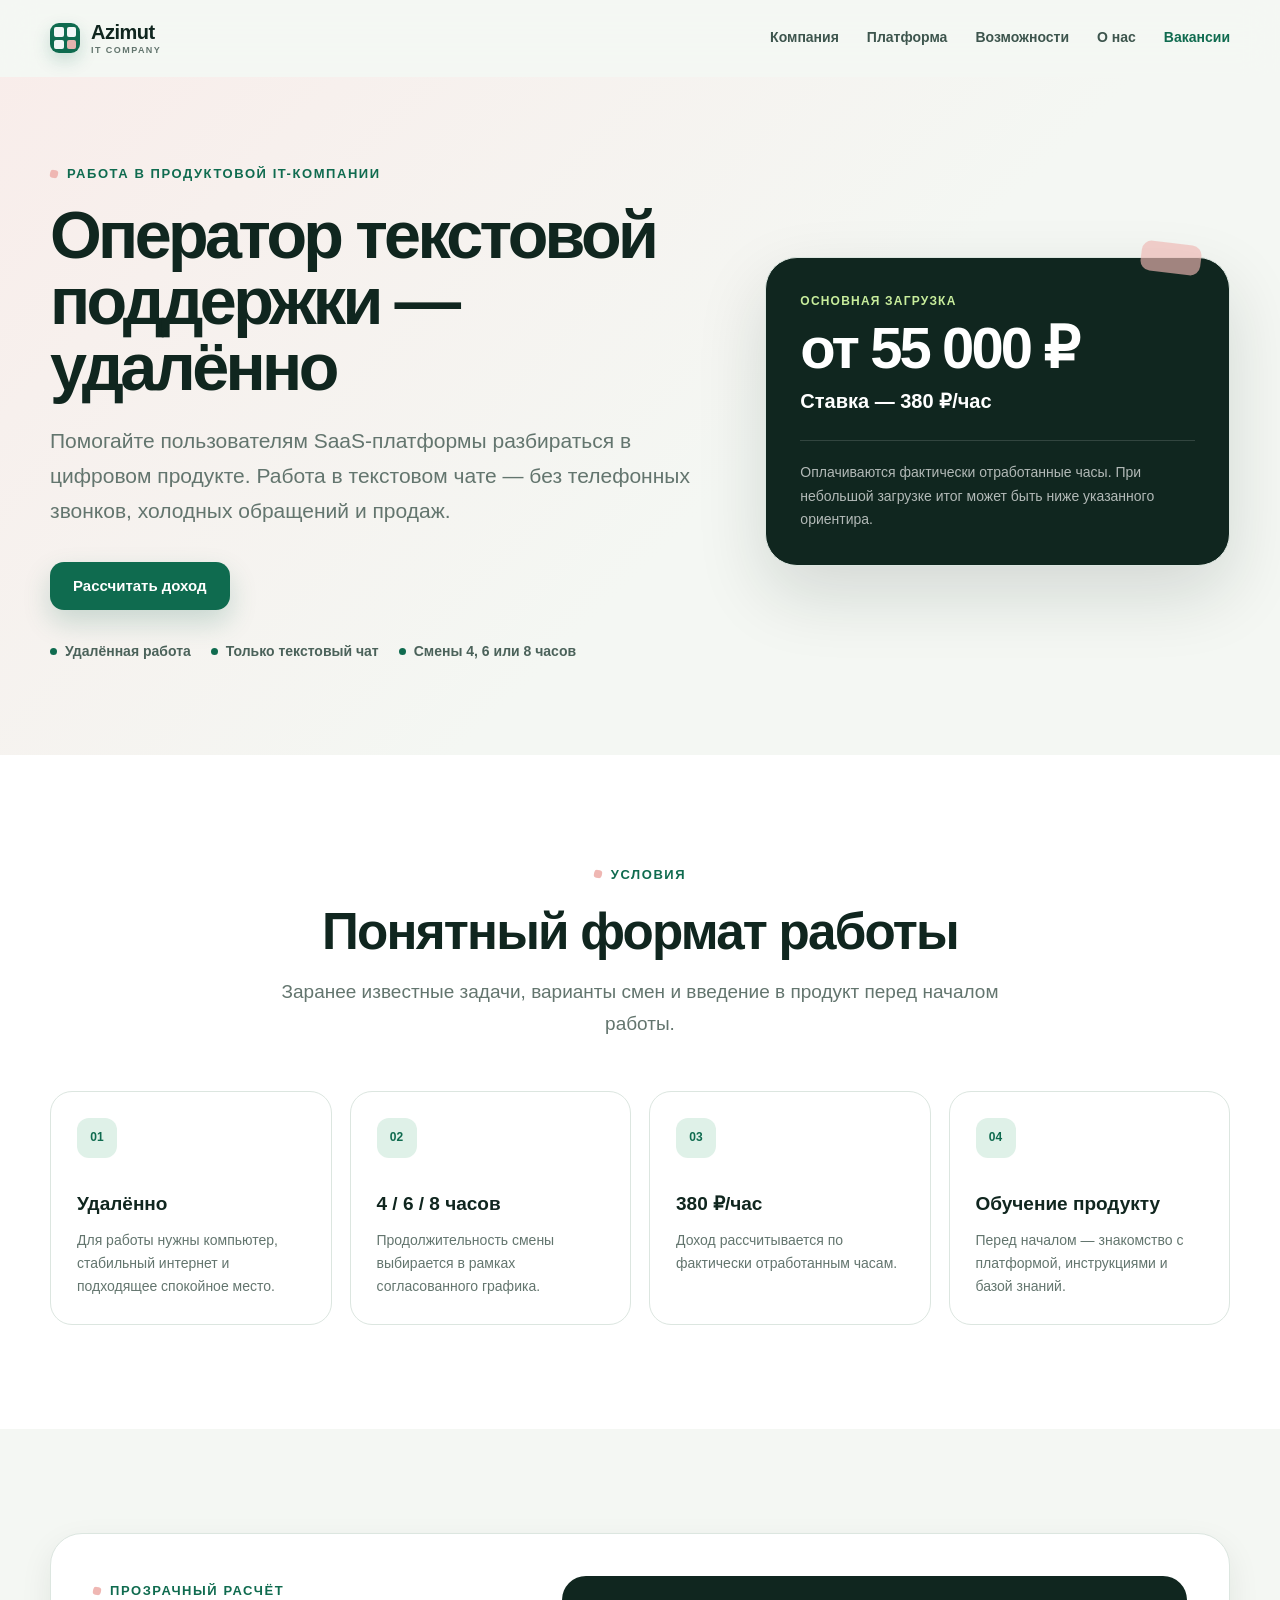
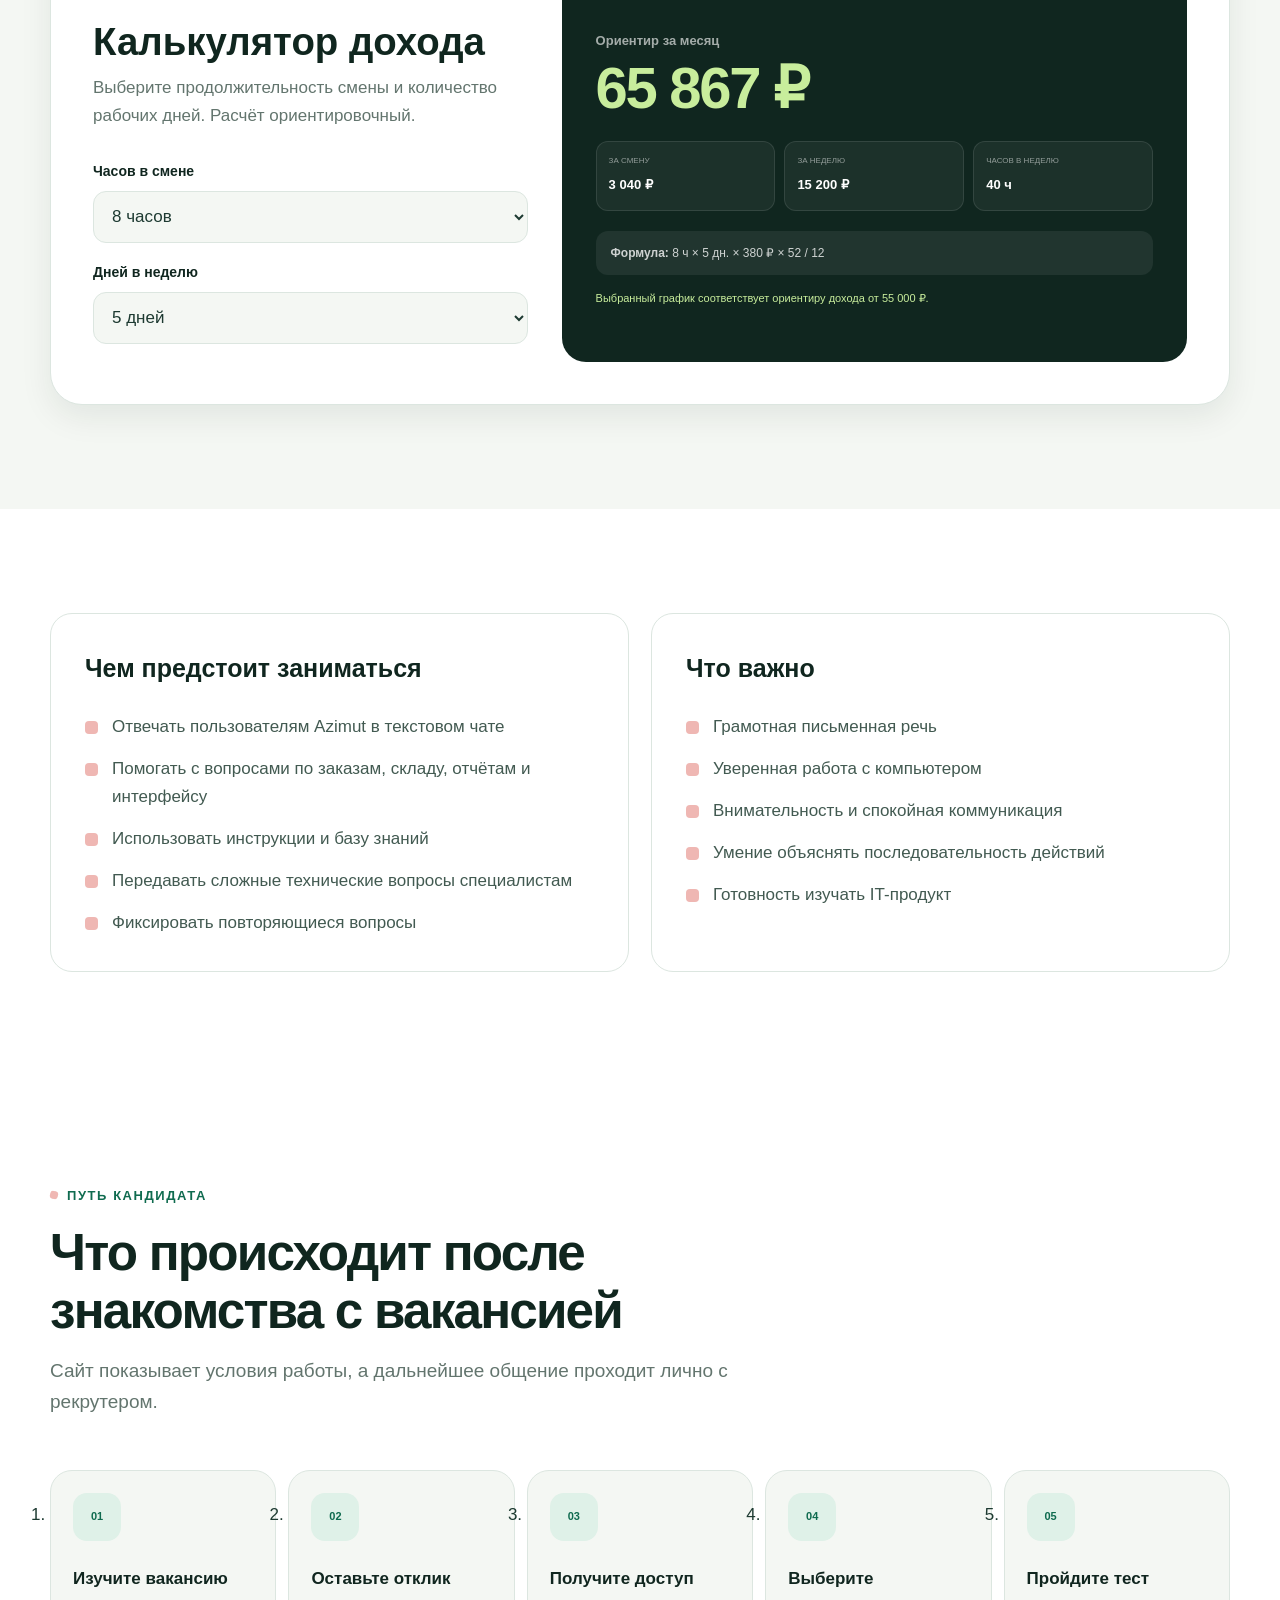
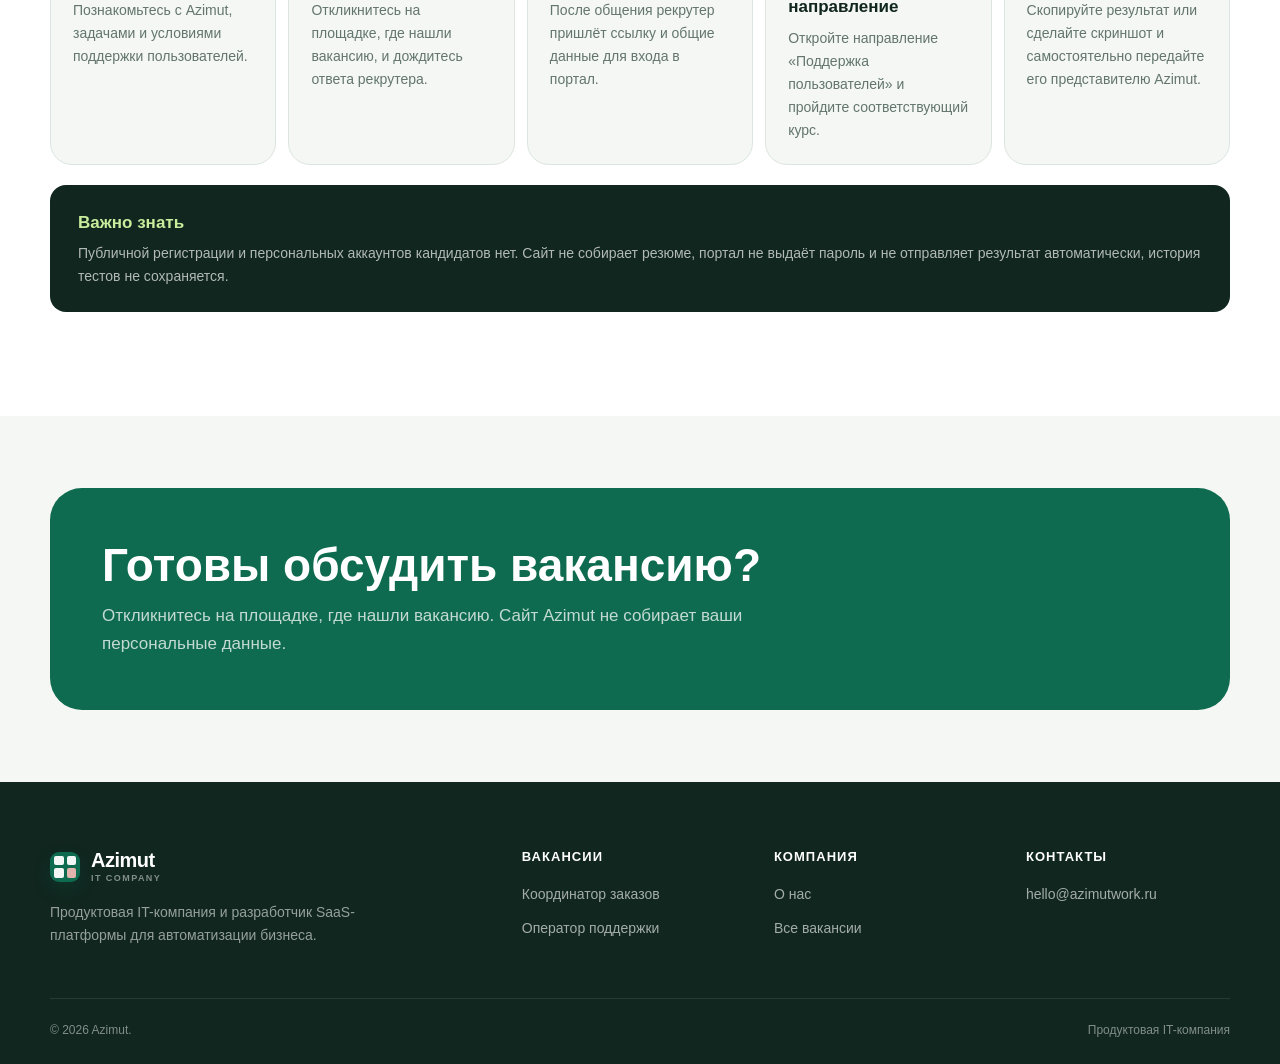
<file: vacancy-support.html>
<!DOCTYPE html>
<html lang="ru">
<head>
  <meta charset="UTF-8">
  <meta name="viewport" content="width=device-width, initial-scale=1.0">
  <meta name="theme-color" content="#0f6b4f">
  <meta name="description" content="Оператор текстовой поддержки Azimut: удалённая работа в чате без звонков и продаж, смены 4, 6 или 8 часов, ставка 380 ₽/час.">
  <meta property="og:title" content="Оператор текстовой поддержки Azimut — удалённо">
  <meta property="og:description" content="Работа в текстовом чате с пользователями SaaS-платформы. Ставка 380 ₽/час, смены 4, 6 или 8 часов.">
  <meta property="og:type" content="website">
  <meta property="og:site_name" content="Azimut">
  <meta property="og:url" content="https://azimutwork.ru/vacancy-support.html">
  <meta property="og:image" content="https://azimutwork.ru/og-support.png">
  <meta name="twitter:card" content="summary_large_image">
  <link rel="canonical" href="https://azimutwork.ru/vacancy-support.html">
  <link rel="icon" type="image/png" href="favicon.png?v=20260930">
  <link rel="stylesheet" href="styles.css?v=20260930">
  <script src="script.js?v=20260930" defer></script>
  <title>Оператор текстовой поддержки Azimut — удалённая работа</title>
</head>
<body>
  <a class="skip-link" href="#main">Перейти к содержанию</a>

  <header class="site-header" data-header>
    <div class="container header-inner">
      <a class="brand" href="index.html" aria-label="Azimut — главная">
        <span class="brand-mark" aria-hidden="true"><i></i><i></i><i></i><i></i></span>
        <span class="brand-copy">Azimut<small>IT company</small></span>
      </a>
      <nav class="desktop-nav" aria-label="Основная навигация">
        <a href="index.html#company">Компания</a>
        <a href="index.html#platform">Платформа</a>
        <a href="index.html#capabilities">Возможности</a>
        <a href="about.html">О нас</a>
        <a href="careers.html" aria-current="page">Вакансии</a>
      </nav>
      <button class="menu-button" type="button" aria-label="Открыть меню" aria-expanded="false" aria-controls="mobile-nav" data-menu-button>
        <span class="menu-lines" aria-hidden="true"><span></span><span></span><span></span></span>
      </button>
    </div>
  </header>

  <nav class="mobile-nav" id="mobile-nav" aria-label="Мобильная навигация" data-mobile-nav hidden>
    <a href="index.html#company">Компания</a>
    <a href="index.html#platform">Платформа</a>
    <a href="index.html#capabilities">Возможности</a>
    <a href="about.html">О нас</a>
    <a href="careers.html" aria-current="page">Вакансии</a>
  </nav>

  <main id="main">
    <section class="page-hero vacancy-hero vacancy-hero--support">
      <div class="container page-hero-grid">
        <div class="page-hero-copy reveal">
          <div class="eyebrow">Работа в продуктовой IT-компании</div>
          <h1>Оператор текстовой поддержки — удалённо</h1>
          <p>Помогайте пользователям SaaS-платформы разбираться в цифровом продукте. Работа в текстовом чате — без телефонных звонков, холодных обращений и продаж.</p>
          <div class="hero-actions">
            <a class="button button--primary" href="#support-calculator">Рассчитать доход</a>
          </div>
          <div class="hero-points">
            <span>Удалённая работа</span>
            <span>Только текстовый чат</span>
            <span>Смены 4, 6 или 8 часов</span>
          </div>
        </div>
        <aside class="salary-panel salary-panel--support reveal reveal--delay" aria-label="Условия оплаты оператора поддержки">
          <div class="salary-kicker">Основная загрузка</div>
          <div class="salary-amount">от 55 000 ₽</div>
          <div class="salary-rate">Ставка — 380 ₽/час</div>
          <p class="salary-note">Оплачиваются фактически отработанные часы. При небольшой загрузке итог может быть ниже указанного ориентира.</p>
        </aside>
      </div>
    </section>

    <section class="section section--surface">
      <div class="container">
        <div class="section-heading section-heading--center">
          <div class="eyebrow">Условия</div>
          <h2>Понятный формат работы</h2>
          <p>Заранее известные задачи, варианты смен и введение в продукт перед началом работы.</p>
        </div>
        <div class="conditions-grid">
          <article class="condition-card"><span class="card-index">01</span><h3>Удалённо</h3><p>Для работы нужны компьютер, стабильный интернет и подходящее спокойное место.</p></article>
          <article class="condition-card"><span class="card-index">02</span><h3>4 / 6 / 8 часов</h3><p>Продолжительность смены выбирается в рамках согласованного графика.</p></article>
          <article class="condition-card"><span class="card-index">03</span><h3>380 ₽/час</h3><p>Доход рассчитывается по фактически отработанным часам.</p></article>
          <article class="condition-card"><span class="card-index">04</span><h3>Обучение продукту</h3><p>Перед началом — знакомство с платформой, инструкциями и базой знаний.</p></article>
        </div>
      </div>
    </section>

    <section class="section" id="support-calculator">
      <div class="container">
        <div class="calculator-shell" data-support-calculator>
          <div class="calculator-controls">
            <div class="eyebrow">Прозрачный расчёт</div>
            <h2>Калькулятор дохода</h2>
            <p>Выберите продолжительность смены и количество рабочих дней. Расчёт ориентировочный.</p>
            <div class="field">
              <label for="support-hours">Часов в смене</label>
              <select id="support-hours" name="support-hours" data-support-hours>
                <option value="4">4 часа</option>
                <option value="6">6 часов</option>
                <option value="8" selected>8 часов</option>
              </select>
            </div>
            <div class="field">
              <label for="support-days">Дней в неделю</label>
              <select id="support-days" name="support-days" data-support-days>
                <option value="1">1 день</option>
                <option value="2">2 дня</option>
                <option value="3">3 дня</option>
                <option value="4">4 дня</option>
                <option value="5" selected>5 дней</option>
                <option value="6">6 дней</option>
                <option value="7">7 дней</option>
              </select>
            </div>
          </div>
          <div class="calculator-result">
            <div class="result-label">Ориентир за месяц</div>
            <output class="result-amount" data-support-monthly aria-live="polite">65 867 ₽</output>
            <div class="breakdown-grid">
              <div class="breakdown-item"><small>За смену</small><strong data-support-shift>3 040 ₽</strong></div>
              <div class="breakdown-item"><small>За неделю</small><strong data-support-weekly>15 200 ₽</strong></div>
              <div class="breakdown-item"><small>Часов в неделю</small><strong data-support-weekly-hours>40 ч</strong></div>
            </div>
            <div class="formula"><strong>Формула:</strong> <span data-support-formula>8 ч × 5 дн. × 380 ₽ × 52 / 12</span></div>
            <p class="income-note is-main-load" data-support-note>Выбранный график соответствует ориентиру дохода от 55 000 ₽.</p>
          </div>
        </div>
      </div>
    </section>

    <section class="section section--surface">
      <div class="container two-column">
        <article class="list-panel">
          <h2>Чем предстоит заниматься</h2>
          <ul class="bullet-list">
            <li>Отвечать пользователям Azimut в текстовом чате</li>
            <li>Помогать с вопросами по заказам, складу, отчётам и интерфейсу</li>
            <li>Использовать инструкции и базу знаний</li>
            <li>Передавать сложные технические вопросы специалистам</li>
            <li>Фиксировать повторяющиеся вопросы</li>
          </ul>
        </article>
        <article class="list-panel">
          <h2>Что важно</h2>
          <ul class="bullet-list">
            <li>Грамотная письменная речь</li>
            <li>Уверенная работа с компьютером</li>
            <li>Внимательность и спокойная коммуникация</li>
            <li>Умение объяснять последовательность действий</li>
            <li>Готовность изучать IT-продукт</li>
          </ul>
        </article>
      </div>
    </section>

    <section class="section candidate-section" id="candidate-path">
      <div class="container">
        <div class="section-heading">
          <div class="eyebrow">Путь кандидата</div>
          <h2>Что происходит после знакомства с вакансией</h2>
          <p>Сайт показывает условия работы, а дальнейшее общение проходит лично с рекрутером.</p>
        </div>
        <ol class="candidate-path">
          <li><span>01</span><div><strong>Изучите вакансию</strong><p>Познакомьтесь с Azimut, задачами и условиями поддержки пользователей.</p></div></li>
          <li><span>02</span><div><strong>Оставьте отклик</strong><p>Откликнитесь на площадке, где нашли вакансию, и дождитесь ответа рекрутера.</p></div></li>
          <li><span>03</span><div><strong>Получите доступ</strong><p>После общения рекрутер пришлёт ссылку и общие данные для входа в портал.</p></div></li>
          <li><span>04</span><div><strong>Выберите направление</strong><p>Откройте направление «Поддержка пользователей» и пройдите соответствующий курс.</p></div></li>
          <li><span>05</span><div><strong>Пройдите тест</strong><p>Скопируйте результат или сделайте скриншот и самостоятельно передайте его представителю Azimut.</p></div></li>
        </ol>
        <div class="transparency-note">
          <strong>Важно знать</strong>
          <p>Публичной регистрации и персональных аккаунтов кандидатов нет. Сайт не собирает резюме, портал не выдаёт пароль и не отправляет результат автоматически, история тестов не сохраняется.</p>
        </div>
      </div>
    </section>

    <section class="section section--tight">
      <div class="container">
        <div class="application-panel">
          <div>
            <h2>Готовы обсудить вакансию?</h2>
            <p>Откликнитесь на площадке, где нашли вакансию. Сайт Azimut не собирает ваши персональные данные.</p>
          </div>
        </div>
      </div>
    </section>
  </main>

  <footer class="site-footer" id="footer">
    <div class="container">
      <div class="footer-grid">
        <div class="footer-brand">
          <a class="brand" href="index.html" aria-label="Azimut — главная">
            <span class="brand-mark" aria-hidden="true"><i></i><i></i><i></i><i></i></span>
            <span class="brand-copy">Azimut<small>IT company</small></span>
          </a>
          <p>Продуктовая IT-компания и разработчик SaaS-платформы для автоматизации бизнеса.</p>
        </div>
        <div class="footer-column"><h2>Вакансии</h2><a href="vacancy-orders.html">Координатор заказов</a><a href="vacancy-support.html">Оператор поддержки</a></div>
        <div class="footer-column"><h2>Компания</h2><a href="about.html">О нас</a><a href="careers.html">Все вакансии</a></div>
        <div class="footer-column"><h2>Контакты</h2><a href="mailto:hello@azimutwork.ru">hello@azimutwork.ru</a></div>
      </div>
      <div class="footer-bottom"><span>© <span data-year>2026</span> Azimut.</span><span>Продуктовая IT-компания</span></div>
    </div>
  </footer>
</body>
</html>
</file>
<file: styles.css>
:root {
  --ink: #10261f;
  --text: #1d3a31;
  --muted: #63756e;
  --primary: #0f6b4f;
  --primary-dark: #084735;
  --primary-soft: #dff1e8;
  --accent: #efb7b3;
  --accent-soft: #fae9e7;
  --lime: #c8ed9c;
  --background: #f4f7f3;
  --surface: #ffffff;
  --surface-muted: #edf3ef;
  --line: #dce6e0;
  --shadow-sm: 0 12px 32px rgba(16, 38, 31, 0.08);
  --shadow-lg: 0 28px 70px rgba(16, 38, 31, 0.14);
  --radius-sm: 14px;
  --radius-md: 22px;
  --radius-lg: 32px;
  --transition: 180ms ease;
}

* {
  box-sizing: border-box;
  margin: 0;
  padding: 0;
}

html {
  scroll-behavior: smooth;
  scroll-padding-top: 88px;
}

body {
  min-width: 320px;
  overflow-x: hidden;
  background: var(--background);
  color: var(--text);
  font-family: Inter, "Segoe UI", Roboto, Helvetica, Arial, sans-serif;
  font-size: 17px;
  line-height: 1.65;
  text-rendering: optimizeLegibility;
}

body.menu-open {
  overflow: hidden;
}

img {
  display: block;
  max-width: 100%;
}

a {
  color: inherit;
  text-decoration: none;
}

button,
input,
select {
  color: inherit;
  font: inherit;
}

button {
  border: 0;
}

ul {
  list-style: none;
}

:focus-visible {
  outline: 3px solid rgba(15, 107, 79, 0.35);
  outline-offset: 4px;
}

.skip-link {
  position: fixed;
  top: 12px;
  left: 12px;
  z-index: 1000;
  padding: 10px 16px;
  transform: translateY(-160%);
  border-radius: 10px;
  background: var(--ink);
  color: #fff;
  font-weight: 700;
}

.skip-link:focus {
  transform: translateY(0);
}

.container {
  width: min(1180px, calc(100% - 48px));
  margin-inline: auto;
}

.section {
  padding: 104px 0;
}

.section--surface {
  background: var(--surface);
}

.section--tight {
  padding: 72px 0;
}

.eyebrow {
  display: inline-flex;
  align-items: center;
  gap: 9px;
  margin-bottom: 18px;
  color: var(--primary);
  font-size: 13px;
  font-weight: 800;
  letter-spacing: 0.12em;
  text-transform: uppercase;
}

.eyebrow::before {
  width: 8px;
  height: 8px;
  border-radius: 3px;
  background: var(--accent);
  content: "";
  transform: rotate(12deg);
}

.section-heading {
  max-width: 760px;
  margin-bottom: 52px;
}

.section-heading--center {
  margin-inline: auto;
  text-align: center;
}

.section-heading h2 {
  margin-bottom: 16px;
  color: var(--ink);
  font-size: clamp(32px, 4vw, 52px);
  line-height: 1.12;
  letter-spacing: -0.035em;
}

.section-heading p {
  color: var(--muted);
  font-size: 19px;
  line-height: 1.65;
}

.site-header {
  position: sticky;
  top: 0;
  z-index: 100;
  border-bottom: 1px solid transparent;
  background: rgba(244, 247, 243, 0.88);
  backdrop-filter: blur(18px);
  transition: border-color var(--transition), box-shadow var(--transition);
}

.site-header.is-scrolled {
  border-color: rgba(16, 38, 31, 0.08);
  box-shadow: 0 8px 28px rgba(16, 38, 31, 0.05);
}

.header-inner {
  display: flex;
  min-height: 76px;
  align-items: center;
  justify-content: space-between;
  gap: 30px;
}

.brand {
  display: inline-flex;
  align-items: center;
  gap: 11px;
  color: var(--ink);
  font-size: 20px;
  font-weight: 850;
  line-height: 1;
  letter-spacing: -0.025em;
}

.brand-mark {
  display: grid;
  width: 30px;
  height: 30px;
  grid-template-columns: repeat(2, 1fr);
  gap: 3px;
  padding: 4px;
  border-radius: 9px;
  background: var(--primary);
  box-shadow: 0 7px 18px rgba(15, 107, 79, 0.2);
}

.brand-mark i {
  display: block;
  border-radius: 2px;
  background: #fff;
  opacity: 0.95;
}

.brand-mark i:last-child {
  background: var(--accent);
}

.brand-copy {
  display: grid;
  gap: 4px;
}

.brand-copy small {
  color: var(--muted);
  font-size: 9px;
  font-weight: 800;
  letter-spacing: 0.16em;
  text-transform: uppercase;
}

.desktop-nav {
  display: flex;
  align-items: center;
  gap: 28px;
}

.desktop-nav > a:not(.button) {
  color: #3d554d;
  font-size: 14px;
  font-weight: 650;
  transition: color var(--transition);
}

.desktop-nav > a:not(.button):hover,
.desktop-nav > a[aria-current="page"] {
  color: var(--primary);
}

.button {
  display: inline-flex;
  min-height: 48px;
  align-items: center;
  justify-content: center;
  gap: 9px;
  padding: 12px 22px;
  border: 1px solid transparent;
  border-radius: 14px;
  cursor: pointer;
  font-size: 15px;
  font-weight: 800;
  line-height: 1.2;
  text-align: center;
  transition: transform var(--transition), box-shadow var(--transition), background var(--transition), border-color var(--transition);
}

.button:hover {
  transform: translateY(-2px);
}

.button--primary {
  background: var(--primary);
  box-shadow: 0 12px 28px rgba(15, 107, 79, 0.2);
  color: #fff;
}

.button--primary:hover {
  background: var(--primary-dark);
}

.button--secondary {
  border-color: var(--line);
  background: rgba(255, 255, 255, 0.72);
  color: var(--ink);
}

.button--secondary:hover {
  border-color: #b9cbc1;
  box-shadow: var(--shadow-sm);
}

.button--light {
  background: #fff;
  color: var(--primary-dark);
}

.button--ghost-light {
  border-color: rgba(255, 255, 255, 0.35);
  color: #fff;
}

.menu-button {
  display: none;
  width: 46px;
  height: 46px;
  align-items: center;
  justify-content: center;
  border-radius: 13px;
  background: var(--surface);
  box-shadow: 0 8px 20px rgba(16, 38, 31, 0.08);
  cursor: pointer;
}

.menu-lines {
  display: grid;
  width: 22px;
  gap: 5px;
}

.menu-lines span {
  height: 2px;
  border-radius: 2px;
  background: var(--ink);
  transition: transform var(--transition), opacity var(--transition);
}

.menu-button[aria-expanded="true"] .menu-lines span:first-child {
  transform: translateY(7px) rotate(45deg);
}

.menu-button[aria-expanded="true"] .menu-lines span:nth-child(2) {
  opacity: 0;
}

.menu-button[aria-expanded="true"] .menu-lines span:last-child {
  transform: translateY(-7px) rotate(-45deg);
}

.mobile-nav {
  position: fixed;
  inset: 76px 0 0;
  z-index: 90;
  display: grid;
  align-content: start;
  gap: 4px;
  padding: 26px 24px;
  background: rgba(244, 247, 243, 0.98);
}

.mobile-nav[hidden] {
  display: none;
}

.mobile-nav a {
  padding: 14px 12px;
  border-radius: 12px;
  color: var(--ink);
  font-size: 18px;
  font-weight: 750;
}

.mobile-nav a:hover {
  background: var(--surface);
}

.mobile-nav .button {
  margin-top: 12px;
  color: #fff;
}

.hero {
  position: relative;
  overflow: hidden;
  padding: 78px 0 88px;
}

.hero::before {
  position: absolute;
  top: -220px;
  right: -180px;
  width: 620px;
  height: 620px;
  border: 1px solid rgba(15, 107, 79, 0.1);
  border-radius: 42%;
  background: radial-gradient(circle at 40% 40%, rgba(200, 237, 156, 0.26), transparent 65%);
  content: "";
  transform: rotate(18deg);
}

.hero-grid {
  position: relative;
  z-index: 1;
  display: grid;
  grid-template-columns: minmax(0, 0.92fr) minmax(480px, 1.08fr);
  align-items: center;
  gap: 62px;
}

.hero-copy h1,
.page-hero h1 {
  max-width: 760px;
  margin-bottom: 24px;
  color: var(--ink);
  font-size: clamp(46px, 5.8vw, 76px);
  font-weight: 850;
  line-height: 0.99;
  letter-spacing: -0.055em;
}

.hero-copy > p,
.page-hero-copy > p {
  max-width: 660px;
  color: var(--muted);
  font-size: clamp(18px, 2vw, 21px);
  line-height: 1.65;
}

.hero-actions {
  display: flex;
  flex-wrap: wrap;
  gap: 12px;
  margin-top: 34px;
}

.hero-points {
  display: flex;
  flex-wrap: wrap;
  gap: 10px 20px;
  margin-top: 30px;
  color: #4b625a;
  font-size: 14px;
  font-weight: 700;
}

.hero-points span {
  display: inline-flex;
  align-items: center;
  gap: 8px;
}

.hero-points span::before {
  width: 7px;
  height: 7px;
  border-radius: 50%;
  background: var(--primary);
  content: "";
}

.product-window {
  position: relative;
  overflow: hidden;
  border: 1px solid rgba(16, 38, 31, 0.1);
  border-radius: 24px;
  background: #f8faf8;
  box-shadow: var(--shadow-lg);
  transform: rotate(1deg);
}

.product-window::after {
  position: absolute;
  right: -36px;
  bottom: -42px;
  width: 130px;
  height: 130px;
  border-radius: 32px;
  background: var(--accent);
  content: "";
  opacity: 0.24;
  transform: rotate(24deg);
}

.window-bar {
  display: flex;
  height: 42px;
  align-items: center;
  gap: 7px;
  padding: 0 16px;
  border-bottom: 1px solid #e2e9e5;
  background: #fff;
}

.window-bar span {
  width: 8px;
  height: 8px;
  border-radius: 50%;
  background: #cbd8d1;
}

.window-bar span:first-child {
  background: var(--accent);
}

.window-address {
  margin-left: 8px;
  color: #84938d;
  font-size: 10px;
  font-weight: 700;
  letter-spacing: 0.04em;
}

.app-shell {
  display: grid;
  min-height: 408px;
  grid-template-columns: 120px 1fr;
}

.app-sidebar {
  padding: 20px 14px;
  background: var(--primary-dark);
  color: rgba(255, 255, 255, 0.68);
}

.app-brand {
  margin-bottom: 26px;
  color: #fff;
  font-size: 12px;
  font-weight: 800;
}

.app-nav-item {
  margin-bottom: 8px;
  padding: 8px 9px;
  border-radius: 8px;
  font-size: 9px;
  font-weight: 650;
}

.app-nav-item.is-active {
  background: rgba(255, 255, 255, 0.12);
  color: #fff;
}

.app-main {
  min-width: 0;
  padding: 22px;
}

.app-heading {
  display: flex;
  align-items: center;
  justify-content: space-between;
  gap: 10px;
  margin-bottom: 18px;
}

.app-heading strong {
  color: var(--ink);
  font-size: 15px;
}

.app-heading span {
  padding: 5px 8px;
  border-radius: 7px;
  background: var(--primary-soft);
  color: var(--primary);
  font-size: 8px;
  font-weight: 800;
}

.metric-grid {
  display: grid;
  grid-template-columns: repeat(3, 1fr);
  gap: 10px;
  margin-bottom: 14px;
}

.metric-card {
  padding: 12px;
  border: 1px solid #e5ece8;
  border-radius: 11px;
  background: #fff;
}

.metric-card small {
  display: block;
  margin-bottom: 5px;
  color: #84938d;
  font-size: 7px;
}

.metric-card b {
  color: var(--ink);
  font-size: 15px;
}

.metric-card em {
  display: block;
  margin-top: 4px;
  color: var(--primary);
  font-size: 7px;
  font-style: normal;
  font-weight: 800;
}

.dashboard-grid {
  display: grid;
  grid-template-columns: 1.35fr 0.65fr;
  gap: 12px;
}

.ui-panel {
  min-width: 0;
  padding: 14px;
  border: 1px solid #e5ece8;
  border-radius: 12px;
  background: #fff;
}

.ui-panel-title {
  display: flex;
  align-items: center;
  justify-content: space-between;
  margin-bottom: 12px;
  color: var(--ink);
  font-size: 9px;
  font-weight: 800;
}

.ui-status {
  padding: 3px 6px;
  border-radius: 999px;
  background: var(--accent-soft);
  color: #92564f;
  font-size: 6px;
}

.order-row {
  display: grid;
  grid-template-columns: 0.75fr 1.2fr 0.7fr;
  gap: 8px;
  padding: 8px 0;
  border-top: 1px solid #edf1ef;
  color: #60716b;
  font-size: 7px;
}

.order-row strong {
  color: var(--ink);
}

.bar-chart {
  display: flex;
  height: 104px;
  align-items: end;
  gap: 7px;
  padding-top: 10px;
}

.bar-chart i {
  flex: 1;
  min-height: 20px;
  border-radius: 5px 5px 2px 2px;
  background: var(--primary-soft);
}

.bar-chart i:nth-child(2),
.bar-chart i:nth-child(5) {
  background: var(--primary);
}

.mockup-caption {
  position: absolute;
  right: 18px;
  bottom: 14px;
  z-index: 2;
  padding: 5px 9px;
  border-radius: 999px;
  background: rgba(255, 255, 255, 0.9);
  color: #6d7d77;
  font-size: 8px;
  font-weight: 750;
}

.trust-strip {
  position: relative;
  z-index: 2;
  margin-top: -28px;
}

.trust-grid {
  display: grid;
  grid-template-columns: repeat(3, 1fr);
  overflow: hidden;
  border: 1px solid var(--line);
  border-radius: var(--radius-md);
  background: var(--surface);
  box-shadow: var(--shadow-sm);
}

.trust-item {
  padding: 28px 32px;
  border-right: 1px solid var(--line);
}

.trust-item:last-child {
  border-right: 0;
}

.trust-item strong {
  display: block;
  margin-bottom: 4px;
  color: var(--ink);
  font-size: 28px;
  line-height: 1.15;
}

.trust-item span {
  color: var(--muted);
  font-size: 14px;
}

.card-grid {
  display: grid;
  grid-template-columns: repeat(4, 1fr);
  gap: 18px;
}

.info-card {
  min-height: 250px;
  padding: 28px;
  border: 1px solid var(--line);
  border-radius: var(--radius-md);
  background: var(--surface);
  transition: transform var(--transition), box-shadow var(--transition), border-color var(--transition);
}

.info-card:hover {
  transform: translateY(-5px);
  border-color: #c9d8d0;
  box-shadow: var(--shadow-sm);
}

.card-index {
  display: inline-flex;
  width: 40px;
  height: 40px;
  align-items: center;
  justify-content: center;
  margin-bottom: 44px;
  border-radius: 12px;
  background: var(--primary-soft);
  color: var(--primary);
  font-size: 12px;
  font-weight: 850;
}

.info-card:nth-child(even) .card-index {
  background: var(--accent-soft);
  color: #92564f;
}

.info-card h3 {
  margin-bottom: 11px;
  color: var(--ink);
  font-size: 21px;
  line-height: 1.2;
}

.info-card p {
  color: var(--muted);
  font-size: 15px;
}

.showcase {
  display: grid;
  grid-template-columns: 0.74fr 1.26fr;
  align-items: center;
  gap: 64px;
}

.showcase-copy h2 {
  margin-bottom: 20px;
  color: var(--ink);
  font-size: clamp(34px, 4vw, 52px);
  line-height: 1.08;
  letter-spacing: -0.04em;
}

.showcase-copy > p {
  margin-bottom: 26px;
  color: var(--muted);
  font-size: 18px;
}

.check-list {
  display: grid;
  gap: 13px;
}

.check-list li {
  position: relative;
  padding-left: 28px;
  color: #40584f;
  font-size: 15px;
  font-weight: 650;
}

.check-list li::before {
  position: absolute;
  top: 7px;
  left: 0;
  width: 14px;
  height: 14px;
  border-radius: 5px;
  background: var(--primary);
  box-shadow: inset 0 0 0 4px var(--primary-soft);
  content: "";
}

.workspace-preview {
  display: grid;
  grid-template-columns: 1fr 0.72fr;
  gap: 14px;
  padding: 18px;
  border: 1px solid var(--line);
  border-radius: var(--radius-lg);
  background: #e8efeb;
  box-shadow: var(--shadow-lg);
}

.preview-column {
  display: grid;
  gap: 14px;
}

.preview-card {
  padding: 21px;
  border-radius: 18px;
  background: var(--surface);
  box-shadow: 0 8px 24px rgba(16, 38, 31, 0.05);
}

.preview-card header {
  display: flex;
  align-items: center;
  justify-content: space-between;
  gap: 12px;
  margin-bottom: 18px;
}

.preview-card header strong {
  color: var(--ink);
  font-size: 13px;
}

.preview-card header span {
  color: var(--muted);
  font-size: 9px;
}

.preview-list {
  display: grid;
  gap: 10px;
}

.preview-list li {
  display: grid;
  grid-template-columns: 32px 1fr auto;
  align-items: center;
  gap: 10px;
  padding: 9px;
  border-radius: 10px;
  background: var(--background);
}

.preview-avatar {
  display: inline-flex;
  width: 32px;
  height: 32px;
  align-items: center;
  justify-content: center;
  border-radius: 10px;
  background: var(--primary-soft);
  color: var(--primary);
  font-size: 9px;
  font-weight: 850;
}

.preview-list b {
  display: block;
  color: var(--ink);
  font-size: 9px;
}

.preview-list small {
  color: var(--muted);
  font-size: 7px;
}

.preview-list em {
  padding: 4px 6px;
  border-radius: 999px;
  background: var(--accent-soft);
  color: #92564f;
  font-size: 6px;
  font-style: normal;
  font-weight: 800;
}

.donut {
  position: relative;
  width: 112px;
  height: 112px;
  margin: 12px auto 20px;
  border-radius: 50%;
  background: conic-gradient(var(--primary) 0 62%, var(--lime) 62% 84%, var(--accent) 84% 100%);
}

.donut::after {
  position: absolute;
  inset: 19px;
  display: grid;
  place-items: center;
  border-radius: 50%;
  background: #fff;
  color: var(--ink);
  content: "84%";
  font-size: 18px;
  font-weight: 850;
}

.mini-legend {
  display: grid;
  gap: 8px;
  color: var(--muted);
  font-size: 8px;
}

.mini-legend span {
  display: flex;
  align-items: center;
  justify-content: space-between;
}

.feature-grid {
  display: grid;
  grid-template-columns: repeat(3, 1fr);
  gap: 18px;
}

.feature-card {
  min-height: 220px;
  padding: 27px;
  border: 1px solid var(--line);
  border-radius: var(--radius-md);
  background: var(--background);
}

.feature-card .card-index {
  margin-bottom: 30px;
}

.feature-card h3 {
  margin-bottom: 10px;
  color: var(--ink);
  font-size: 20px;
}

.feature-card p {
  color: var(--muted);
  font-size: 15px;
}

.process-band {
  display: grid;
  grid-template-columns: 0.9fr 1.1fr;
  align-items: center;
  gap: 70px;
  padding: 60px;
  border-radius: var(--radius-lg);
  background: var(--ink);
  color: #fff;
}

.process-band h2 {
  margin-bottom: 16px;
  font-size: clamp(32px, 4vw, 50px);
  line-height: 1.08;
  letter-spacing: -0.04em;
}

.process-band p {
  color: rgba(255, 255, 255, 0.68);
}

.process-list {
  display: grid;
  gap: 12px;
}

.process-item {
  display: grid;
  grid-template-columns: 42px 1fr;
  gap: 14px;
  padding: 17px;
  border: 1px solid rgba(255, 255, 255, 0.1);
  border-radius: 16px;
  background: rgba(255, 255, 255, 0.05);
}

.process-item span {
  display: grid;
  width: 42px;
  height: 42px;
  place-items: center;
  border-radius: 12px;
  background: var(--lime);
  color: var(--ink);
  font-size: 11px;
  font-weight: 850;
}

.process-item h3 {
  margin-bottom: 3px;
  font-size: 16px;
}

.process-item p {
  font-size: 13px;
}

.career-teaser {
  display: grid;
  grid-template-columns: 1fr auto;
  align-items: center;
  gap: 40px;
  padding: 48px 52px;
  border: 1px solid var(--line);
  border-radius: var(--radius-lg);
  background: var(--surface);
  box-shadow: var(--shadow-sm);
}

.career-teaser h2 {
  margin-bottom: 10px;
  color: var(--ink);
  font-size: clamp(28px, 3vw, 40px);
  line-height: 1.15;
}

.career-teaser p {
  max-width: 700px;
  color: var(--muted);
}

.cta-panel {
  position: relative;
  overflow: hidden;
  padding: 70px 40px;
  border-radius: var(--radius-lg);
  background: var(--primary);
  color: #fff;
  text-align: center;
}

.cta-panel::before,
.cta-panel::after {
  position: absolute;
  width: 210px;
  height: 210px;
  border: 1px solid rgba(255, 255, 255, 0.14);
  border-radius: 40px;
  content: "";
  transform: rotate(25deg);
}

.cta-panel::before {
  top: -130px;
  left: -70px;
}

.cta-panel::after {
  right: -90px;
  bottom: -150px;
}

.cta-panel h2 {
  position: relative;
  z-index: 1;
  margin-bottom: 14px;
  font-size: clamp(32px, 4vw, 50px);
  line-height: 1.1;
}

.cta-panel p {
  position: relative;
  z-index: 1;
  max-width: 650px;
  margin: 0 auto 30px;
  color: rgba(255, 255, 255, 0.78);
}

.cta-panel .hero-actions {
  position: relative;
  z-index: 1;
  justify-content: center;
  margin-top: 0;
}

.page-hero {
  position: relative;
  overflow: hidden;
  padding: 82px 0 92px;
}

.page-hero-grid {
  position: relative;
  z-index: 1;
  display: grid;
  grid-template-columns: minmax(0, 1fr) minmax(390px, 0.72fr);
  align-items: center;
  gap: 70px;
}

.page-hero h1 {
  font-size: clamp(44px, 5.2vw, 70px);
}

.company-map,
.salary-panel {
  position: relative;
  padding: 34px;
  border: 1px solid var(--line);
  border-radius: var(--radius-lg);
  background: var(--surface);
  box-shadow: var(--shadow-lg);
}

.company-map::before,
.salary-panel::before {
  position: absolute;
  top: -15px;
  right: 28px;
  width: 60px;
  height: 30px;
  border-radius: 10px;
  background: var(--accent);
  content: "";
  opacity: 0.65;
  transform: rotate(7deg);
}

.company-map > strong {
  display: block;
  margin-bottom: 24px;
  color: var(--ink);
  font-size: 16px;
}

.map-step {
  position: relative;
  display: grid;
  grid-template-columns: 38px 1fr;
  align-items: center;
  gap: 13px;
  padding: 13px 0;
  border-top: 1px solid var(--line);
}

.map-step span {
  display: grid;
  width: 38px;
  height: 38px;
  place-items: center;
  border-radius: 11px;
  background: var(--primary-soft);
  color: var(--primary);
  font-size: 10px;
  font-weight: 850;
}

.map-step b {
  display: block;
  color: var(--ink);
  font-size: 14px;
}

.map-step small {
  color: var(--muted);
  font-size: 11px;
}

.story-grid {
  display: grid;
  grid-template-columns: 0.85fr 1.15fr;
  gap: 76px;
}

.sticky-title {
  align-self: start;
}

.sticky-title h2 {
  margin-bottom: 16px;
  color: var(--ink);
  font-size: clamp(34px, 4vw, 52px);
  line-height: 1.1;
  letter-spacing: -0.04em;
}

.sticky-title p {
  color: var(--muted);
}

.story-copy {
  display: grid;
  gap: 20px;
}

.story-copy p {
  color: #435b52;
  font-size: 18px;
}

.story-copy strong {
  color: var(--ink);
}

.team-grid {
  display: grid;
  grid-template-columns: repeat(2, 1fr);
  gap: 18px;
}

.team-area {
  padding: 28px;
  border: 1px solid var(--line);
  border-radius: var(--radius-md);
  background: var(--surface);
}

.team-area span {
  display: inline-flex;
  width: 38px;
  height: 38px;
  align-items: center;
  justify-content: center;
  margin-bottom: 28px;
  border-radius: 11px;
  background: var(--primary-soft);
  color: var(--primary);
  font-size: 10px;
  font-weight: 850;
}

.team-area h3 {
  margin-bottom: 8px;
  color: var(--ink);
  font-size: 20px;
}

.team-area p {
  color: var(--muted);
  font-size: 14px;
}

.salary-panel {
  background: var(--ink);
  color: #fff;
}

.salary-kicker {
  margin-bottom: 8px;
  color: var(--lime);
  font-size: 12px;
  font-weight: 850;
  letter-spacing: 0.1em;
  text-transform: uppercase;
}

.salary-amount {
  margin-bottom: 8px;
  font-size: clamp(38px, 5vw, 58px);
  font-weight: 850;
  line-height: 1;
  letter-spacing: -0.05em;
}

.salary-rate {
  margin-bottom: 22px;
  color: #fff;
  font-size: 20px;
  font-weight: 800;
}

.salary-note {
  padding-top: 20px;
  border-top: 1px solid rgba(255, 255, 255, 0.14);
  color: rgba(255, 255, 255, 0.68);
  font-size: 14px;
}

.job-context {
  display: grid;
  grid-template-columns: 0.7fr 1.3fr;
  gap: 50px;
  padding: 42px 48px;
  border-radius: var(--radius-lg);
  background: var(--primary-soft);
}

.job-context strong {
  color: var(--primary);
  font-size: 42px;
  line-height: 1;
}

.job-context span {
  display: block;
  margin-top: 8px;
  color: #436358;
  font-size: 13px;
  font-weight: 750;
}

.job-context p {
  color: #29483e;
  font-size: 19px;
  line-height: 1.65;
}

.conditions-grid {
  display: grid;
  grid-template-columns: repeat(4, 1fr);
  gap: 18px;
}

.condition-card {
  min-height: 210px;
  padding: 26px;
  border: 1px solid var(--line);
  border-radius: var(--radius-md);
  background: var(--surface);
}

.condition-card .card-index {
  margin-bottom: 30px;
}

.condition-card h3 {
  margin-bottom: 9px;
  color: var(--ink);
  font-size: 19px;
}

.condition-card p {
  color: var(--muted);
  font-size: 14px;
}

.calculator-shell {
  display: grid;
  grid-template-columns: 0.82fr 1.18fr;
  gap: 34px;
  padding: 42px;
  border: 1px solid var(--line);
  border-radius: var(--radius-lg);
  background: var(--surface);
  box-shadow: var(--shadow-sm);
}

.calculator-controls h2 {
  margin-bottom: 10px;
  color: var(--ink);
  font-size: clamp(28px, 3vw, 40px);
  line-height: 1.15;
}

.calculator-controls > p {
  margin-bottom: 30px;
  color: var(--muted);
}

.field {
  display: grid;
  gap: 8px;
  margin-bottom: 18px;
}

.field label {
  color: var(--ink);
  font-size: 14px;
  font-weight: 800;
}

.field select {
  width: 100%;
  min-height: 52px;
  padding: 11px 14px;
  border: 1px solid var(--line);
  border-radius: 13px;
  background: var(--background);
  cursor: pointer;
}

.calculator-result {
  display: grid;
  align-content: center;
  padding: 34px;
  border-radius: 24px;
  background: var(--ink);
  color: #fff;
}

.result-label {
  margin-bottom: 7px;
  color: rgba(255, 255, 255, 0.62);
  font-size: 13px;
  font-weight: 750;
}

.result-amount {
  display: block;
  margin-bottom: 24px;
  color: var(--lime);
  font-size: clamp(38px, 5vw, 58px);
  font-weight: 850;
  line-height: 1;
  letter-spacing: -0.04em;
}

.breakdown-grid {
  display: grid;
  grid-template-columns: repeat(3, 1fr);
  gap: 9px;
  margin-bottom: 20px;
}

.breakdown-item {
  padding: 12px;
  border: 1px solid rgba(255, 255, 255, 0.1);
  border-radius: 12px;
  background: rgba(255, 255, 255, 0.05);
}

.breakdown-item small {
  display: block;
  margin-bottom: 3px;
  color: rgba(255, 255, 255, 0.52);
  font-size: 8px;
  text-transform: uppercase;
}

.breakdown-item strong {
  font-size: 13px;
}

.formula {
  padding: 13px 15px;
  border-radius: 12px;
  background: rgba(255, 255, 255, 0.07);
  color: rgba(255, 255, 255, 0.78);
  font-size: 12px;
  line-height: 1.5;
}

.income-note {
  margin-top: 14px;
  color: rgba(255, 255, 255, 0.62);
  font-size: 11px;
}

.income-note.is-main-load {
  color: var(--lime);
}

.vacancies-section {
  background: linear-gradient(180deg, transparent 0%, rgba(223, 241, 232, 0.52) 100%);
}

.vacancy-grid {
  display: grid;
  grid-template-columns: repeat(2, minmax(0, 1fr));
  gap: 22px;
}

.vacancy-card {
  position: relative;
  display: flex;
  min-width: 0;
  min-height: 470px;
  flex-direction: column;
  gap: 28px;
  overflow: hidden;
  padding: 38px;
  border: 1px solid var(--line);
  border-radius: var(--radius-lg);
  background: var(--surface);
  box-shadow: var(--shadow-sm);
}

.vacancy-card::before {
  position: absolute;
  inset: 0 0 auto;
  height: 6px;
  background: var(--primary);
  content: "";
}

.vacancy-card--support::before {
  background: var(--accent);
}

.vacancy-card-top {
  flex: 1;
}

.vacancy-label {
  display: inline-flex;
  margin-bottom: 22px;
  padding: 7px 11px;
  border-radius: 999px;
  background: var(--primary-soft);
  color: var(--primary);
  font-size: 11px;
  font-weight: 850;
  letter-spacing: 0.07em;
  text-transform: uppercase;
}

.vacancy-card--support .vacancy-label {
  background: var(--accent-soft);
  color: #92564f;
}

.vacancy-card h3 {
  margin-bottom: 14px;
  color: var(--ink);
  font-size: clamp(28px, 3vw, 40px);
  line-height: 1.08;
  letter-spacing: -0.035em;
}

.vacancy-card-top p {
  color: var(--muted);
  font-size: 16px;
}

.vacancy-meta {
  display: grid;
  grid-template-columns: repeat(2, minmax(0, 1fr));
  gap: 10px;
}

.vacancy-meta li {
  padding: 12px 14px;
  border-radius: 12px;
  background: var(--background);
  color: #40584f;
  font-size: 13px;
  font-weight: 700;
}

.vacancy-meta strong {
  color: var(--primary);
}

.vacancy-card .button {
  align-self: flex-start;
}

.vacancies-all-link {
  display: flex;
  justify-content: center;
  margin-top: 30px;
}

.vacancy-grid--expanded .vacancy-card {
  min-height: 650px;
}

.vacancy-facts {
  display: grid;
  gap: 1px;
  overflow: hidden;
  border: 1px solid var(--line);
  border-radius: 16px;
  background: var(--line);
}

.vacancy-facts div {
  display: grid;
  grid-template-columns: 0.7fr 1.3fr;
  gap: 14px;
  padding: 13px 15px;
  background: var(--surface);
}

.vacancy-facts dt {
  color: var(--muted);
  font-size: 12px;
}

.vacancy-facts dd {
  color: var(--ink);
  font-size: 13px;
  font-weight: 800;
}

.vacancy-tasks > strong {
  display: block;
  margin-bottom: 12px;
  color: var(--ink);
}

.vacancy-tasks ul {
  display: grid;
  gap: 8px;
}

.vacancy-tasks li {
  position: relative;
  padding-left: 22px;
  color: var(--muted);
  font-size: 14px;
}

.vacancy-tasks li::before {
  position: absolute;
  top: 8px;
  left: 0;
  width: 10px;
  height: 10px;
  border-radius: 3px;
  background: var(--primary);
  content: "";
}

.career-choice-panel {
  position: relative;
  overflow: hidden;
  padding: 42px;
  border-radius: var(--radius-lg);
  background: var(--ink);
  color: #fff;
  box-shadow: var(--shadow-lg);
}

.career-choice-panel::after {
  position: absolute;
  right: -70px;
  bottom: -90px;
  width: 220px;
  height: 220px;
  border: 35px solid rgba(200, 237, 156, 0.12);
  border-radius: 50%;
  content: "";
}

.career-choice-number {
  display: block;
  margin-bottom: 36px;
  color: var(--lime);
  font-size: 68px;
  font-weight: 850;
  line-height: 1;
}

.career-choice-panel h2 {
  margin-bottom: 13px;
  font-size: 30px;
  line-height: 1.1;
}

.career-choice-panel p {
  margin-bottom: 28px;
  color: rgba(255, 255, 255, 0.68);
}

.career-choice-panel a {
  position: relative;
  z-index: 1;
  color: var(--lime);
  font-size: 14px;
  font-weight: 800;
}

.career-notice {
  display: grid;
  grid-template-columns: 1fr auto;
  align-items: center;
  gap: 48px;
  padding: 52px;
  border-radius: var(--radius-lg);
  background: var(--primary);
  color: #fff;
}

.career-notice .eyebrow {
  color: var(--lime);
}

.career-notice h2 {
  margin-bottom: 12px;
  font-size: clamp(30px, 4vw, 46px);
  line-height: 1.1;
}

.career-notice p {
  max-width: 760px;
  color: rgba(255, 255, 255, 0.74);
}

.vacancy-hero--orders {
  background: linear-gradient(135deg, rgba(223, 241, 232, 0.72), transparent 58%);
}

.vacancy-hero--support {
  background: linear-gradient(135deg, rgba(250, 233, 231, 0.72), transparent 58%);
}

.salary-panel--orders::before {
  background: var(--lime);
}

.salary-panel--support::before {
  background: var(--accent);
}

.conditions-grid--six {
  grid-template-columns: repeat(3, minmax(0, 1fr));
}

.orders-calculator {
  display: grid;
  grid-template-columns: minmax(0, 1fr) minmax(360px, 0.78fr);
  gap: 26px;
  padding: 30px;
  border: 1px solid var(--line);
  border-radius: var(--radius-lg);
  background: var(--surface);
  box-shadow: var(--shadow-sm);
}

.orders-calculator-controls {
  min-width: 0;
  padding: 10px;
}

.quick-presets {
  margin: 22px 0 26px;
}

.quick-presets > strong {
  display: block;
  margin-bottom: 10px;
  color: var(--ink);
  font-size: 14px;
}

.quick-presets > div {
  display: flex;
  flex-wrap: wrap;
  gap: 8px;
}

.quick-presets button {
  min-width: 60px;
  padding: 9px 12px;
  border: 1px solid var(--line);
  border-radius: 10px;
  background: var(--background);
  cursor: pointer;
  font-size: 13px;
  font-weight: 800;
  transition: background var(--transition), border-color var(--transition), color var(--transition);
}

.quick-presets button:hover,
.quick-presets button[aria-pressed="true"] {
  border-color: var(--primary);
  background: var(--primary-soft);
  color: var(--primary);
}

.day-hours-fieldset {
  min-width: 0;
  border: 0;
}

.day-hours-fieldset legend {
  margin-bottom: 10px;
  color: var(--ink);
  font-size: 14px;
  font-weight: 800;
}

.day-hours-grid {
  display: grid;
  grid-template-columns: repeat(2, minmax(0, 1fr));
  gap: 9px;
}

.day-hour-row {
  display: grid;
  gap: 6px;
  padding: 11px;
  border: 1px solid var(--line);
  border-radius: 12px;
  background: var(--background);
  color: var(--muted);
  font-size: 11px;
  font-weight: 750;
}

.day-hour-pair {
  display: grid;
  grid-template-columns: repeat(2, minmax(0, 1fr));
  gap: 8px;
}

.day-hour-input {
  display: flex;
  flex-direction: column;
  gap: 5px;
}

.day-hour-input input {
  width: 100%;
  min-width: 0;
  padding: 8px 9px;
  border: 1px solid var(--line);
  border-radius: 9px;
  background: var(--surface);
  color: var(--ink);
  font-weight: 800;
}

.day-hour-input input[aria-invalid="true"] {
  border-color: #b42318;
  background: #fff4f2;
}

.day-hour-input small {
  color: var(--muted);
}

.career-notice--single {
  grid-template-columns: minmax(0, 1fr);
}

.calculator-error {
  margin-top: 14px;
  padding: 12px 14px;
  border-left: 4px solid #b42318;
  border-radius: 8px;
  background: #fff4f2;
  color: #8a1c14;
  font-size: 13px;
  font-weight: 750;
}

.selected-day-field {
  margin-top: 20px;
  margin-bottom: 0;
}

.orders-calculator-result {
  min-width: 0;
}

.breakdown-grid--orders {
  grid-template-columns: 1fr;
}

.calculator-disclaimer {
  margin-top: 16px;
  color: var(--muted);
  font-size: 13px;
}

.income-examples {
  margin-top: 34px;
  padding: 28px;
  border: 1px solid var(--line);
  border-radius: var(--radius-md);
  background: var(--surface);
}

.income-examples h3 {
  margin-bottom: 18px;
  color: var(--ink);
  font-size: 22px;
}

.income-example-grid {
  display: grid;
  grid-template-columns: repeat(6, minmax(0, 1fr));
  gap: 8px;
}

.income-example-grid div {
  display: grid;
  gap: 4px;
  padding: 13px;
  border-radius: 12px;
  background: var(--background);
}

.income-example-grid strong {
  color: var(--ink);
  font-size: 12px;
}

.income-example-grid span {
  color: var(--primary);
  font-size: 13px;
  font-weight: 850;
}

.role-boundaries {
  margin-top: 22px;
  padding: 24px 30px;
  border-left: 5px solid var(--accent);
  border-radius: 0 16px 16px 0;
  background: var(--accent-soft);
}

.role-boundaries strong {
  display: block;
  margin-bottom: 5px;
  color: var(--ink);
}

.role-boundaries p {
  color: #68433f;
  font-size: 14px;
}

.order-demo-section {
  background: linear-gradient(180deg, var(--background), #e8f1ec);
}

.order-demo {
  padding: 34px;
  border: 1px solid var(--line);
  border-radius: var(--radius-lg);
  background: var(--surface);
  box-shadow: var(--shadow-lg);
}

.demo-progress {
  display: grid;
  grid-template-columns: repeat(3, 1fr);
  gap: 8px;
  margin-bottom: 24px;
}

.demo-progress span {
  padding: 10px 12px;
  border-radius: 10px;
  background: var(--background);
  color: var(--muted);
  font-size: 12px;
  font-weight: 800;
  text-align: center;
}

.demo-progress .is-active {
  background: var(--primary);
  color: #fff;
}

.demo-progress .is-complete {
  background: var(--primary-soft);
  color: var(--primary);
}

.order-demo-grid {
  display: grid;
  grid-template-columns: minmax(0, 1fr) minmax(0, 0.86fr);
  gap: 18px;
}

.demo-order-card,
.demo-workspace {
  min-width: 0;
  padding: 26px;
  border: 1px solid var(--line);
  border-radius: var(--radius-md);
  background: var(--background);
}

.demo-order-card header {
  display: flex;
  align-items: flex-start;
  justify-content: space-between;
  gap: 18px;
  margin-bottom: 22px;
}

.demo-order-card header small {
  color: var(--muted);
  font-size: 10px;
  font-weight: 800;
  letter-spacing: 0.08em;
  text-transform: uppercase;
}

.demo-order-card h3 {
  color: var(--ink);
  font-size: 24px;
}

.order-status {
  max-width: 190px;
  padding: 7px 10px;
  border-radius: 999px;
  background: var(--primary-soft);
  color: var(--primary);
  font-size: 11px;
  font-weight: 850;
  text-align: center;
}

.is-transferred .order-status {
  background: var(--lime);
  color: var(--ink);
}

.order-details {
  display: grid;
  grid-template-columns: repeat(2, minmax(0, 1fr));
  gap: 8px;
}

.order-details > div {
  padding: 12px;
  border: 1px solid transparent;
  border-radius: 10px;
  background: var(--surface);
  transition: border-color var(--transition), background var(--transition), transform var(--transition);
}

.order-details .order-note {
  grid-column: 1 / -1;
}

.order-details dt {
  margin-bottom: 3px;
  color: var(--muted);
  font-size: 9px;
  font-weight: 800;
  letter-spacing: 0.05em;
  text-transform: uppercase;
}

.order-details dd {
  color: var(--ink);
  font-size: 13px;
  font-weight: 700;
}

.demo-order-card.is-inspected [data-demo-highlight] {
  border-color: #d6a23a;
  background: #fff8e7;
  transform: translateY(-2px);
}

.deviation-alert,
.next-step {
  margin-top: 16px;
  padding: 14px 16px;
  border-radius: 12px;
}

.deviation-alert {
  border: 1px solid #efd598;
  background: #fff8e7;
  color: #6e4b05;
}

.next-step {
  border: 1px solid #abd1bd;
  background: var(--primary-soft);
  color: var(--primary-dark);
}

.deviation-alert strong,
.next-step strong {
  display: block;
  margin-bottom: 3px;
  font-size: 13px;
}

.deviation-alert p,
.next-step p {
  font-size: 12px;
}

.demo-workspace {
  display: grid;
  align-content: center;
  background: var(--ink);
  color: #fff;
}

.demo-empty {
  text-align: center;
}

.demo-empty > span {
  display: grid;
  width: 52px;
  height: 52px;
  place-items: center;
  margin: 0 auto 18px;
  border-radius: 16px;
  background: var(--lime);
  color: var(--ink);
  font-size: 12px;
  font-weight: 850;
}

.demo-empty h3,
.message-preview h3 {
  margin-bottom: 9px;
  font-size: 23px;
  line-height: 1.15;
}

.demo-empty p {
  color: rgba(255, 255, 255, 0.62);
  font-size: 14px;
}

.message-preview .vacancy-label {
  margin-bottom: 16px;
}

.message-preview dl {
  display: grid;
  gap: 10px;
  margin-top: 20px;
}

.message-preview dl div {
  padding: 11px 13px;
  border: 1px solid rgba(255, 255, 255, 0.1);
  border-radius: 10px;
  background: rgba(255, 255, 255, 0.05);
}

.message-preview dt {
  margin-bottom: 3px;
  color: var(--lime);
  font-size: 10px;
  font-weight: 800;
  text-transform: uppercase;
}

.message-preview dd {
  color: rgba(255, 255, 255, 0.76);
  font-size: 12px;
}

.demo-controls {
  display: flex;
  flex-wrap: wrap;
  gap: 10px;
  margin-top: 20px;
}

.button:disabled {
  cursor: not-allowed;
  opacity: 0.46;
  transform: none;
}

.button--text {
  background: transparent;
  color: var(--primary);
}

.button--text:hover {
  background: var(--primary-soft);
}

.demo-announcement {
  margin-top: 15px;
  color: var(--ink);
  font-size: 13px;
  font-weight: 750;
}

.demo-disclaimer {
  margin-top: 10px;
  color: var(--muted);
  font-size: 12px;
}

.workday-timeline {
  display: grid;
  grid-template-columns: repeat(2, minmax(0, 1fr));
  gap: 14px;
  counter-reset: workday;
}

.workday-timeline li {
  display: grid;
  grid-template-columns: 48px 1fr;
  gap: 16px;
  padding: 24px;
  border: 1px solid var(--line);
  border-radius: var(--radius-md);
  background: var(--surface);
}

.workday-timeline > li > span,
.candidate-path > li > span {
  display: grid;
  width: 48px;
  height: 48px;
  place-items: center;
  border-radius: 14px;
  background: var(--primary-soft);
  color: var(--primary);
  font-size: 11px;
  font-weight: 850;
}

.workday-timeline strong,
.candidate-path strong {
  display: block;
  margin-bottom: 6px;
  color: var(--ink);
  font-size: 17px;
}

.workday-timeline p,
.candidate-path p {
  color: var(--muted);
  font-size: 14px;
}

.candidate-section {
  background: var(--surface);
}

.candidate-path {
  display: grid;
  grid-template-columns: repeat(5, minmax(0, 1fr));
  gap: 12px;
}

.candidate-path li {
  min-width: 0;
  padding: 22px;
  border: 1px solid var(--line);
  border-radius: var(--radius-md);
  background: var(--background);
}

.candidate-path > li > span {
  margin-bottom: 24px;
}

.transparency-note {
  margin-top: 20px;
  padding: 24px 28px;
  border-radius: 16px;
  background: var(--ink);
  color: #fff;
}

.transparency-note strong {
  display: block;
  margin-bottom: 5px;
  color: var(--lime);
}

.transparency-note p {
  color: rgba(255, 255, 255, 0.68);
  font-size: 14px;
}

.application-panel--orders {
  background: var(--ink);
}

.two-column {
  display: grid;
  grid-template-columns: repeat(2, 1fr);
  gap: 22px;
}

.list-panel {
  padding: 34px;
  border: 1px solid var(--line);
  border-radius: var(--radius-md);
  background: var(--surface);
}

.list-panel h2,
.list-panel h3 {
  margin-bottom: 24px;
  color: var(--ink);
  font-size: 25px;
}

.bullet-list {
  display: grid;
  gap: 14px;
}

.bullet-list li {
  position: relative;
  padding-left: 27px;
  color: #425a51;
}

.bullet-list li::before {
  position: absolute;
  top: 8px;
  left: 0;
  width: 13px;
  height: 13px;
  border-radius: 4px;
  background: var(--accent);
  content: "";
}

.faq-list {
  display: grid;
  max-width: 860px;
  gap: 12px;
  margin-inline: auto;
}

.faq-list details {
  overflow: hidden;
  border: 1px solid var(--line);
  border-radius: 16px;
  background: var(--surface);
}

.faq-list summary {
  position: relative;
  padding: 21px 54px 21px 22px;
  color: var(--ink);
  cursor: pointer;
  font-weight: 800;
  list-style: none;
}

.faq-list summary::-webkit-details-marker {
  display: none;
}

.faq-list summary::after {
  position: absolute;
  top: 18px;
  right: 20px;
  color: var(--primary);
  content: "+";
  font-size: 24px;
  line-height: 1;
}

.faq-list details[open] summary::after {
  content: "−";
}

.faq-list details p {
  padding: 0 22px 22px;
  color: var(--muted);
  font-size: 15px;
}

.application-panel {
  display: grid;
  grid-template-columns: 1fr auto;
  align-items: center;
  gap: 40px;
  padding: 52px;
  border-radius: var(--radius-lg);
  background: var(--primary);
  color: #fff;
}

.application-panel h2 {
  margin-bottom: 11px;
  font-size: clamp(30px, 4vw, 46px);
  line-height: 1.1;
}

.application-panel p {
  max-width: 680px;
  color: rgba(255, 255, 255, 0.75);
}

.channel-pills {
  display: flex;
  flex-wrap: wrap;
  gap: 10px;
}

.channel-pill {
  padding: 12px 17px;
  border: 1px solid rgba(255, 255, 255, 0.22);
  border-radius: 999px;
  background: rgba(255, 255, 255, 0.08);
  color: #fff;
  font-size: 14px;
  font-weight: 800;
}

.site-footer {
  padding: 64px 0 24px;
  background: var(--ink);
  color: #fff;
}

.footer-grid {
  display: grid;
  grid-template-columns: 1.35fr repeat(3, 0.65fr);
  gap: 48px;
  margin-bottom: 48px;
}

.footer-brand p {
  max-width: 330px;
  margin-top: 18px;
  color: rgba(255, 255, 255, 0.56);
  font-size: 14px;
}

.site-footer .brand {
  color: #fff;
}

.site-footer .brand-copy small {
  color: rgba(255, 255, 255, 0.48);
}

.footer-column h2,
.footer-column h3 {
  margin-bottom: 16px;
  font-size: 13px;
  letter-spacing: 0.08em;
  text-transform: uppercase;
}

.footer-column a {
  display: block;
  margin-bottom: 10px;
  color: rgba(255, 255, 255, 0.62);
  font-size: 14px;
}

.footer-column a:hover {
  color: #fff;
}

.footer-bottom {
  display: flex;
  align-items: center;
  justify-content: space-between;
  gap: 20px;
  padding-top: 22px;
  border-top: 1px solid rgba(255, 255, 255, 0.1);
  color: rgba(255, 255, 255, 0.48);
  font-size: 12px;
}

.reveal {
  animation: reveal-in 650ms both;
}

.reveal--delay {
  animation-delay: 120ms;
}

@keyframes reveal-in {
  from {
    opacity: 0;
    transform: translateY(16px);
  }
  to {
    opacity: 1;
    transform: translateY(0);
  }
}

@media (prefers-reduced-motion: reduce) {
  html {
    scroll-behavior: auto;
  }

  *,
  *::before,
  *::after {
    scroll-behavior: auto !important;
    transition-duration: 0.01ms !important;
    animation-duration: 0.01ms !important;
    animation-iteration-count: 1 !important;
  }
}

@media (max-width: 1040px) {
  .desktop-nav {
    gap: 18px;
  }

  .desktop-nav > a:not(.button) {
    font-size: 13px;
  }

  .hero-grid,
  .page-hero-grid {
    grid-template-columns: 1fr 1fr;
    gap: 42px;
  }

  .card-grid,
  .conditions-grid {
    grid-template-columns: repeat(2, 1fr);
  }

  .showcase,
  .process-band,
  .story-grid {
    gap: 42px;
  }
}

@media (max-width: 860px) {
  .container {
    width: min(100% - 36px, 720px);
  }

  .desktop-nav {
    display: none;
  }

  .menu-button {
    display: inline-flex;
  }

  .hero,
  .page-hero {
    padding: 58px 0 74px;
  }

  .hero-grid,
  .page-hero-grid,
  .showcase,
  .process-band,
  .story-grid,
  .calculator-shell {
    grid-template-columns: 1fr;
  }

  .hero-grid,
  .page-hero-grid {
    gap: 48px;
  }

  .hero-copy h1,
  .page-hero h1 {
    max-width: 700px;
  }

  .product-window {
    max-width: 680px;
    transform: none;
  }

  .showcase-copy {
    max-width: 680px;
  }

  .process-band {
    padding: 46px;
  }

  .feature-grid {
    grid-template-columns: repeat(2, 1fr);
  }

  .job-context {
    grid-template-columns: 1fr;
    gap: 22px;
  }

  .footer-grid {
    grid-template-columns: 1.2fr repeat(2, 0.8fr);
  }

  .footer-column:last-child {
    grid-column: 2 / -1;
  }
}

@media (max-width: 640px) {
  .container {
    width: min(100% - 28px, 560px);
  }

  .section {
    padding: 72px 0;
  }

  .section--tight {
    padding: 54px 0;
  }

  .header-inner {
    min-height: 68px;
  }

  .mobile-nav {
    inset: 68px 0 0;
  }

  .brand-copy small {
    display: none;
  }

  .hero,
  .page-hero {
    padding: 48px 0 66px;
  }

  .hero-copy h1,
  .page-hero h1 {
    margin-bottom: 19px;
    font-size: clamp(38px, 12vw, 54px);
    line-height: 1.02;
  }

  .hero-actions {
    display: grid;
  }

  .hero-actions .button {
    width: 100%;
  }

  .hero-points {
    display: grid;
    gap: 9px;
  }

  .app-shell {
    min-height: 330px;
    grid-template-columns: 1fr;
  }

  .app-sidebar {
    display: none;
  }

  .app-main {
    padding: 16px;
  }

  .metric-card {
    padding: 9px;
  }

  .dashboard-grid {
    grid-template-columns: 1fr;
  }

  .dashboard-grid .ui-panel:last-child {
    display: none;
  }

  .trust-strip {
    margin-top: -20px;
  }

  .trust-grid,
  .card-grid,
  .feature-grid,
  .conditions-grid,
  .two-column,
  .team-grid {
    grid-template-columns: 1fr;
  }

  .trust-item {
    padding: 22px 24px;
    border-right: 0;
    border-bottom: 1px solid var(--line);
  }

  .trust-item:last-child {
    border-bottom: 0;
  }

  .section-heading {
    margin-bottom: 36px;
  }

  .section-heading p {
    font-size: 17px;
  }

  .info-card {
    min-height: 0;
  }

  .card-index,
  .info-card:nth-child(even) .card-index {
    margin-bottom: 30px;
  }

  .workspace-preview {
    grid-template-columns: 1fr;
    padding: 12px;
  }

  .preview-column:last-child {
    grid-template-columns: 1fr 1fr;
  }

  .process-band {
    padding: 32px 24px;
  }

  .career-teaser,
  .application-panel {
    grid-template-columns: 1fr;
    padding: 34px 26px;
  }

  .cta-panel {
    padding: 52px 22px;
  }

  .company-map,
  .salary-panel {
    padding: 28px 24px;
  }

  .job-context {
    padding: 30px 24px;
  }

  .calculator-shell {
    padding: 18px;
    gap: 24px;
  }

  .calculator-result {
    padding: 25px 20px;
  }

  .breakdown-grid {
    grid-template-columns: 1fr;
  }

  .list-panel {
    padding: 27px 23px;
  }

  .footer-grid {
    grid-template-columns: 1fr 1fr;
    gap: 36px 24px;
  }

  .footer-brand {
    grid-column: 1 / -1;
  }

  .footer-column:last-child {
    grid-column: auto;
  }

  .footer-bottom {
    align-items: flex-start;
    flex-direction: column;
  }
}

@media (max-width: 400px) {
  .hero-copy h1,
  .page-hero h1 {
    font-size: 38px;
  }

  .metric-grid {
    grid-template-columns: 1fr 1fr;
  }

  .metric-card:last-child {
    display: none;
  }

  .preview-column:last-child {
    grid-template-columns: 1fr;
  }

  .footer-grid {
    grid-template-columns: 1fr;
  }
}

/* Product presentation: use the real interface once, without cropped collage panels. */
.hero-grid {
  grid-template-columns: minmax(0, 0.88fr) minmax(0, 1.12fr);
  gap: clamp(28px, 4vw, 58px);
}

.product-window--real {
  margin: 0;
  overflow: hidden;
  border: 1px solid var(--line);
  border-radius: 20px;
  background: #fff;
  box-shadow: 0 18px 48px rgba(16, 38, 31, 0.12);
  transform: none;
}

.product-window--real::after {
  display: none;
}

.product-window--real .window-bar {
  height: 38px;
}

.hero-product-image {
  display: block;
  width: 100%;
  height: auto;
  aspect-ratio: 3 / 2;
  object-fit: contain;
  background: #f1f4f2;
}

.hero-product-caption {
  display: flex;
  align-items: center;
  gap: 8px;
  padding: 12px 16px;
  color: var(--muted);
  font-size: 12px;
  font-weight: 700;
}

.status-dot {
  width: 8px;
  height: 8px;
  border-radius: 50%;
  background: var(--primary);
}

.showcase--gallery {
  display: grid;
  grid-template-columns: minmax(0, 1fr);
  gap: 28px;
}

.product-heading {
  max-width: 720px;
  margin: 0;
}

.product-heading h2 {
  margin-bottom: 12px;
  color: var(--ink);
  font-size: clamp(32px, 4vw, 48px);
  line-height: 1.12;
  letter-spacing: -0.035em;
}

.product-heading p {
  color: var(--muted);
  font-size: 17px;
}

.product-gallery {
  width: 100%;
  max-width: 1040px;
  margin-inline: auto;
}

.product-gallery-frame {
  overflow: hidden;
  border: 1px solid var(--line);
  border-radius: 18px;
  background: #fff;
  box-shadow: 0 16px 44px rgba(16, 38, 31, 0.09);
}

.product-gallery-toolbar,
.product-gallery-caption,
.product-gallery-tabs {
  display: flex;
  align-items: center;
  justify-content: space-between;
}

.product-gallery-toolbar {
  min-height: 46px;
  padding: 0 16px;
  border-bottom: 1px solid var(--line);
  color: var(--muted);
  font-size: 12px;
  font-weight: 750;
}

.product-gallery-toolbar button {
  display: inline-flex;
  align-items: center;
  justify-content: center;
  gap: 6px;
  padding: 6px 9px;
  border: 1px solid var(--line);
  border-radius: 8px;
  background: #fff;
  color: var(--primary);
  cursor: pointer;
  font-size: 12px;
  font-weight: 700;
  line-height: 1;
  white-space: nowrap;
}

.external-link-icon {
  display: block;
  flex: 0 0 auto;
  width: 15px;
  height: 15px;
  fill: none;
  stroke: currentColor;
  stroke-width: 1.8;
  stroke-linecap: round;
  stroke-linejoin: round;
}

.product-gallery-media {
  display: block;
  width: 100%;
  padding: 0;
  overflow: hidden;
  border: 0;
  background: #f2f5f3;
  cursor: zoom-in;
}

.product-gallery-media img {
  display: block;
  width: 100%;
  height: auto;
  aspect-ratio: 3 / 2;
  object-fit: contain;
}

.product-gallery-caption {
  gap: 20px;
  padding: 17px 20px;
  border-top: 1px solid var(--line);
}

.product-gallery-caption strong {
  display: block;
  margin-bottom: 3px;
  color: var(--ink);
  font-size: 16px;
}

.product-gallery-caption p {
  color: var(--muted);
  font-size: 13px;
}

.product-gallery-caption > span {
  flex: none;
  color: var(--muted);
  font-size: 12px;
  font-weight: 750;
}

.product-gallery-tabs {
  display: grid;
  grid-template-columns: repeat(3, minmax(0, 1fr));
  gap: 10px;
  margin-top: 12px;
}

.product-gallery-tabs button {
  min-height: 46px;
  padding: 10px 14px;
  border: 1px solid var(--line);
  border-radius: 10px;
  background: #fff;
  color: var(--text);
  cursor: pointer;
  font-size: 14px;
  font-weight: 700;
  transition: background var(--transition), color var(--transition), border-color var(--transition);
}

.product-gallery-tabs button:hover,
.product-gallery-tabs button.is-active {
  border-color: var(--primary);
  background: var(--primary);
  color: #fff;
}

.order-flow {
  background: #eef3ef;
}

.order-flow-list {
  display: grid;
  grid-template-columns: repeat(5, minmax(0, 1fr));
  gap: 12px;
  list-style: none;
}

.order-flow-list li {
  position: relative;
  display: grid;
  min-height: 100px;
  align-content: center;
  gap: 10px;
  padding: 16px;
  border: 1px solid var(--line);
  border-radius: 14px;
  background: #fff;
}

.order-flow-list li:not(:last-child)::after {
  position: absolute;
  top: 50%;
  right: -13px;
  width: 12px;
  border-top: 1px solid #8ca99a;
  content: "";
}

.order-flow-list span {
  color: var(--primary);
  font-size: 11px;
  font-weight: 800;
}

.order-flow-list strong {
  color: var(--ink);
  font-size: 14px;
  line-height: 1.3;
}

.role-list {
  display: grid;
  grid-template-columns: repeat(5, minmax(0, 1fr));
  gap: 10px;
  list-style: none;
}

.role-list li {
  display: grid;
  gap: 3px;
  padding: 15px;
  border: 1px solid var(--line);
  border-radius: 12px;
  background: var(--background);
}

.role-list strong {
  color: var(--ink);
  font-size: 14px;
}

.role-list span {
  color: var(--muted);
  font-size: 12px;
}

.faq-layout {
  display: grid;
  grid-template-columns: minmax(220px, 0.65fr) minmax(0, 1.35fr);
  gap: 56px;
}

.faq-intro h2 {
  margin-bottom: 10px;
  color: var(--ink);
  font-size: clamp(30px, 3.8vw, 44px);
  line-height: 1.1;
}

.faq-intro p,
.faq-item p {
  color: var(--muted);
  font-size: 15px;
}

.home-faq-list {
  border-top: 1px solid var(--line);
}

.faq-item {
  padding: 0;
  border-bottom: 1px solid var(--line);
}

.faq-item summary {
  position: relative;
  padding: 18px 36px 18px 0;
  color: var(--ink);
  cursor: pointer;
  font-size: 16px;
  font-weight: 750;
  list-style: none;
}

.faq-item summary::-webkit-details-marker { display: none; }
.faq-item summary::after { position: absolute; right: 5px; content: "+"; color: var(--primary); font-size: 20px; }
.faq-item[open] summary::after { content: "−"; }
.faq-item p { padding: 0 28px 18px 0; }

.product-lightbox {
  width: min(96vw, 1500px);
  max-width: none;
  max-height: 94vh;
  margin: auto;
  padding: 14px;
  border: 0;
  border-radius: 16px;
  background: #fff;
}

.product-lightbox::backdrop { background: rgba(10, 20, 16, 0.82); }
.product-lightbox-inner { display: grid; gap: 12px; }
.product-lightbox-header { display: flex; align-items: center; justify-content: space-between; color: var(--ink); font-weight: 750; }
.product-lightbox-header button { width: 38px; height: 38px; border: 1px solid var(--line); border-radius: 50%; background: #fff; cursor: pointer; font-size: 24px; }
.product-lightbox img { width: 100%; max-height: calc(94vh - 80px); object-fit: contain; }

@media (max-width: 1040px) {
  .hero-grid { grid-template-columns: minmax(0, 1fr) minmax(0, 1.1fr); }
  .order-flow-list { grid-template-columns: repeat(3, minmax(0, 1fr)); }
  .order-flow-list li:nth-child(3)::after { display: none; }
  .role-list { grid-template-columns: repeat(3, minmax(0, 1fr)); }
}

@media (max-width: 860px) {
  .hero-grid { grid-template-columns: minmax(0, 1fr); gap: 34px; }
  .hero-copy { max-width: 700px; }
  .product-window--real { width: 100%; max-width: 700px; }
  .showcase--gallery { grid-template-columns: minmax(0, 1fr); }
  .faq-layout { grid-template-columns: minmax(0, 1fr); gap: 26px; }
}

@media (max-width: 640px) {
  .hero-grid { gap: 28px; }
  .product-window--real { border-radius: 14px; }
  .product-window--real .window-bar { height: 34px; }
  .hero-product-caption { padding: 9px 12px; font-size: 11px; }
  .product-heading p { font-size: 15px; }
  .product-gallery-frame { border-radius: 13px; }
  .product-gallery-caption { align-items: flex-start; padding: 13px; }
  .product-gallery-caption strong { font-size: 14px; }
  .product-gallery-caption p { font-size: 12px; }
  .product-gallery-tabs { gap: 6px; }
  .product-gallery-tabs button { min-height: 42px; padding: 8px 5px; font-size: 12px; }
  .order-flow-list { grid-template-columns: minmax(0, 1fr); gap: 8px; }
  .order-flow-list li { min-height: 0; grid-template-columns: 34px 1fr; align-items: center; padding: 12px 14px; }
  .order-flow-list li:not(:last-child)::after { top: auto; right: auto; bottom: -9px; left: 30px; height: 10px; width: 0; border-top: 0; border-left: 1px solid #8ca99a; }
  .role-list { grid-template-columns: repeat(2, minmax(0, 1fr)); gap: 8px; }
  .role-list li { padding: 12px; }
  .role-list strong { font-size: 13px; }
  .role-list span { font-size: 11px; }
}

@media (prefers-reduced-motion: reduce) {
  .product-gallery-tabs button { transition: none; }
}

@media (max-width: 1040px) {
  .income-example-grid {
    grid-template-columns: repeat(3, minmax(0, 1fr));
  }

  .candidate-path {
    grid-template-columns: repeat(3, minmax(0, 1fr));
  }
}

@media (max-width: 860px) {
  .conditions-grid--six {
    grid-template-columns: repeat(2, minmax(0, 1fr));
  }

  .orders-calculator,
  .order-demo-grid {
    grid-template-columns: 1fr;
  }

  .orders-calculator-result {
    min-height: 390px;
  }

  .candidate-path {
    grid-template-columns: repeat(2, minmax(0, 1fr));
  }

  .career-notice {
    grid-template-columns: 1fr;
  }
}

@media (max-width: 640px) {
  .vacancy-grid,
  .conditions-grid--six,
  .workday-timeline,
  .candidate-path {
    grid-template-columns: 1fr;
  }

  .vacancy-card,
  .vacancy-grid--expanded .vacancy-card {
    min-height: 0;
    padding: 30px 24px;
  }

  .vacancy-meta {
    grid-template-columns: 1fr;
  }

  .vacancy-card .button {
    width: 100%;
  }

  .career-choice-panel,
  .career-notice {
    padding: 34px 25px;
  }

  .orders-calculator,
  .order-demo {
    padding: 18px;
  }

  .orders-calculator-controls {
    padding: 2px;
  }

  .day-hours-grid {
    grid-template-columns: 1fr;
  }

  .income-example-grid {
    grid-template-columns: repeat(2, minmax(0, 1fr));
  }

  .income-examples {
    padding: 22px 18px;
  }

  .demo-progress {
    grid-template-columns: 1fr;
  }

  .demo-progress span {
    text-align: left;
  }

  .demo-order-card,
  .demo-workspace {
    padding: 20px;
  }

  .demo-order-card header {
    align-items: flex-start;
    flex-direction: column;
  }

  .order-details {
    grid-template-columns: 1fr;
  }

  .order-details .order-note {
    grid-column: auto;
  }

  .demo-controls {
    display: grid;
  }

  .demo-controls .button {
    width: 100%;
  }

  .workday-timeline li {
    grid-template-columns: 42px 1fr;
    padding: 20px;
  }

  .workday-timeline > li > span,
  .candidate-path > li > span {
    width: 42px;
    height: 42px;
  }

  .candidate-path li {
    display: grid;
    grid-template-columns: 42px 1fr;
    gap: 14px;
    padding: 20px;
  }

  .candidate-path > li > span {
    margin-bottom: 0;
  }

  .application-panel .button,
  .career-notice .button {
    width: 100%;
  }
}

@media (max-width: 400px) {
  .day-hours-grid,
  .income-example-grid {
    grid-template-columns: 1fr;
  }

  .vacancy-facts div {
    grid-template-columns: 1fr;
    gap: 2px;
  }
}

.company-life-section {
  overflow: hidden;
  padding-top: 78px;
  padding-bottom: 78px;
  background: transparent;
}

.company-life-heading {
  display: flex;
  align-items: end;
  justify-content: space-between;
  gap: 48px;
  margin-bottom: 38px;
}

.company-life-heading h2 {
  max-width: 650px;
  color: var(--ink);
  font-size: clamp(34px, 4.6vw, 58px);
  line-height: 1.08;
  letter-spacing: -0.045em;
}

.company-life-heading > p {
  max-width: 410px;
  color: var(--muted);
  font-size: 17px;
  line-height: 1.65;
}

.team-carousel {
  display: grid;
  grid-template-columns: minmax(0, 1.55fr) minmax(250px, 0.65fr);
  max-width: 1040px;
  min-height: 350px;
  margin-inline: auto;
  overflow: hidden;
  border: 1px solid rgba(16, 38, 31, 0.09);
  border-radius: var(--radius-md);
  background: var(--surface);
  box-shadow: 0 22px 70px rgba(16, 38, 31, 0.07);
}

.team-carousel-visual {
  position: relative;
  min-width: 0;
  min-height: 350px;
  overflow: hidden;
  background: #e8ece8;
}

.team-carousel-slide {
  position: absolute;
  inset: 0;
  margin: 0;
  opacity: 0;
  transition: opacity 420ms ease;
}

.team-carousel-slide.is-active { opacity: 1; }
.team-carousel-slide[hidden] { display: none; }

.team-carousel-slide img {
  display: block;
  width: 100%;
  height: 100%;
  object-fit: cover;
  object-position: center;
}

.team-carousel-slide:nth-child(2) img { object-position: center 42%; }
.team-carousel-slide:nth-child(3) img { object-position: center 56%; }
.team-carousel-slide:nth-child(4) img { object-position: center 45%; }

.team-carousel-arrows {
  position: absolute;
  right: 20px;
  bottom: 20px;
  display: flex;
  gap: 8px;
}

.team-carousel-arrows button {
  display: flex;
  align-items: center;
  justify-content: center;
  width: 46px;
  height: 46px;
  padding: 0;
  border: 1px solid rgba(255, 255, 255, 0.72);
  border-radius: 50%;
  background: rgba(255, 255, 255, 0.94);
  color: var(--ink);
  cursor: pointer;
  box-shadow: 0 5px 20px rgba(8, 30, 23, 0.14);
}

.team-carousel-arrows svg {
  display: block;
  width: 22px;
  height: 22px;
  fill: none;
  stroke: currentColor;
  stroke-width: 1.8;
  stroke-linecap: round;
  stroke-linejoin: round;
}

.team-carousel-arrows button:hover { background: #dff0e9; }

.team-carousel-copy {
  display: flex;
  flex-direction: column;
  align-items: flex-start;
  justify-content: center;
  padding: clamp(26px, 4vw, 56px);
}

.team-carousel-copy .eyebrow { margin-bottom: 26px; }

.team-carousel-copy h3 {
  margin: 0 0 14px;
  color: var(--ink);
  font-size: clamp(27px, 3vw, 40px);
  line-height: 1.1;
  letter-spacing: -0.035em;
}

.team-carousel-copy > p {
  min-height: 3.2em;
  color: var(--muted);
  font-size: 16px;
  line-height: 1.6;
}

.team-carousel .sr-only {
  position: absolute;
  width: 1px;
  height: 1px;
  padding: 0;
  margin: -1px;
  overflow: hidden;
  clip: rect(0, 0, 0, 0);
  white-space: nowrap;
  border: 0;
}

.team-carousel-dots {
  display: flex;
  gap: 9px;
  margin-top: 32px;
}

.team-carousel-dots button {
  width: 9px;
  height: 9px;
  padding: 0;
  border: 0;
  border-radius: 999px;
  background: #c9d5cf;
  cursor: pointer;
  transition: width 220ms ease, background 220ms ease;
}

.team-carousel-dots button[aria-pressed="true"] {
  width: 28px;
  background: var(--primary);
}

.team-carousel button:focus-visible {
  outline: 3px solid #72c5a1;
  outline-offset: 3px;
}

.team-photo-note {
  margin-top: 18px;
  color: var(--muted);
  font-size: 13px;
  line-height: 1.55;
}

@media (max-width: 860px) {
  .company-life-heading {
    display: grid;
    gap: 16px;
  }

  .company-life-heading > p {
    max-width: 620px;
  }

  .team-carousel { grid-template-columns: minmax(0, 1.2fr) minmax(230px, 0.8fr); }
  .team-carousel-visual { min-height: 320px; }
}

@media (max-width: 640px) {
  .team-carousel { grid-template-columns: 1fr; }
  .team-carousel-visual { min-height: 215px; max-height: 320px; aspect-ratio: 1.65; }
  .team-carousel-copy { min-height: 210px; padding: 24px; }
  .team-carousel-copy .eyebrow { margin-bottom: 16px; }
  .team-carousel-dots { margin-top: 20px; }
}

@media (prefers-reduced-motion: reduce) {
  .team-carousel-slide,
  .team-carousel-dots button { transition: none; }
}
</file>
